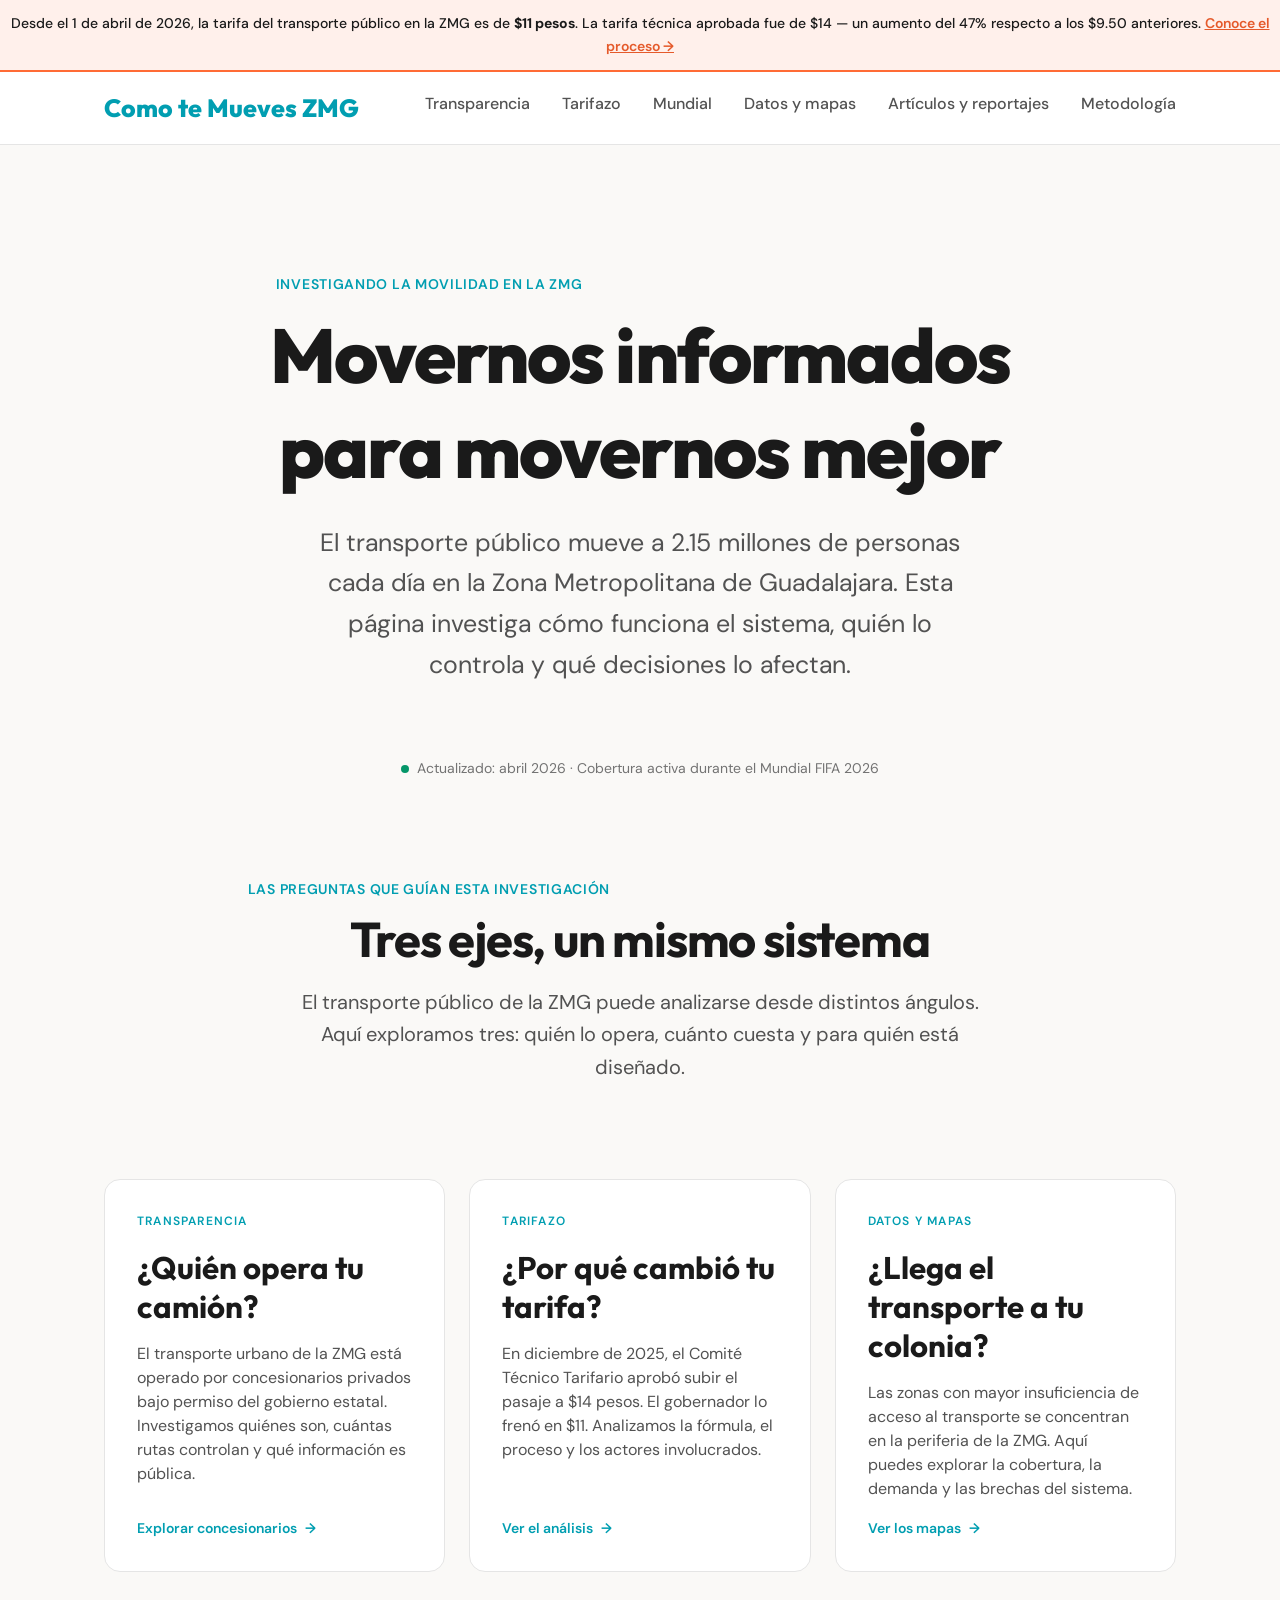
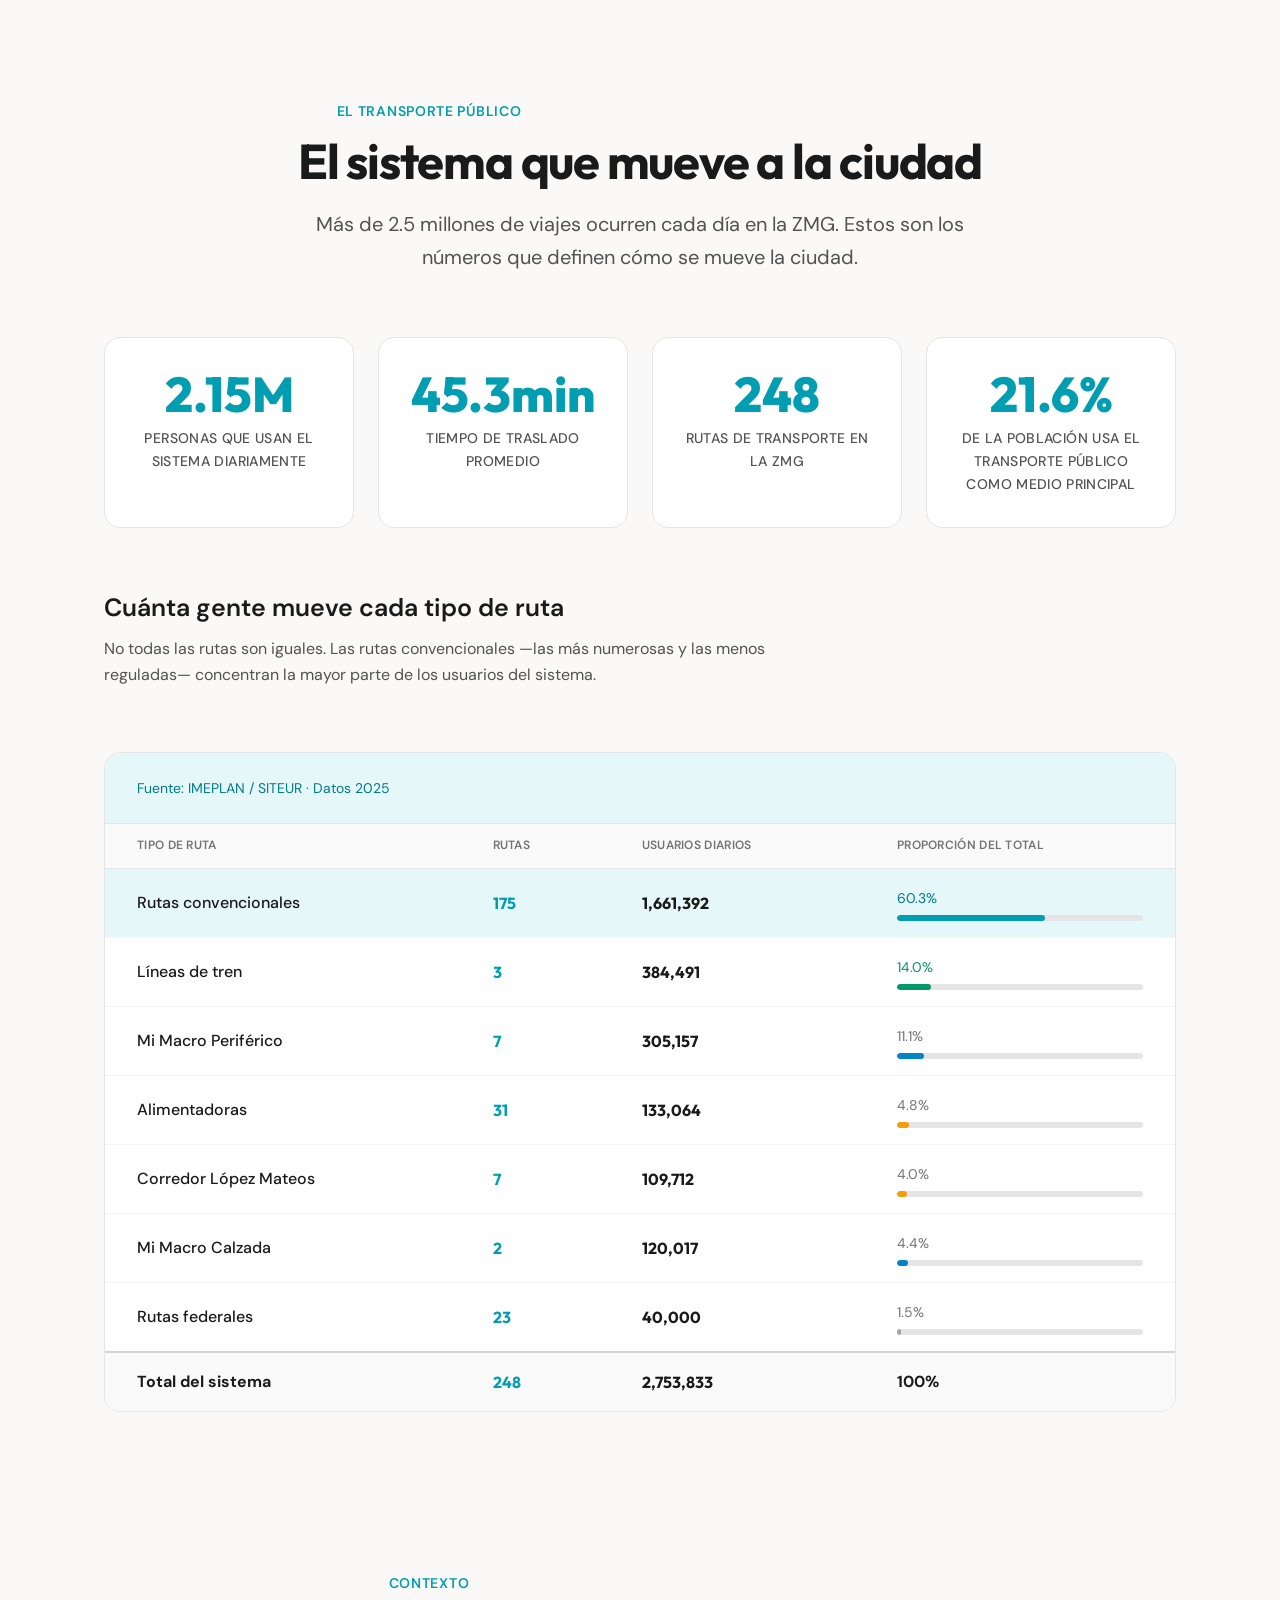
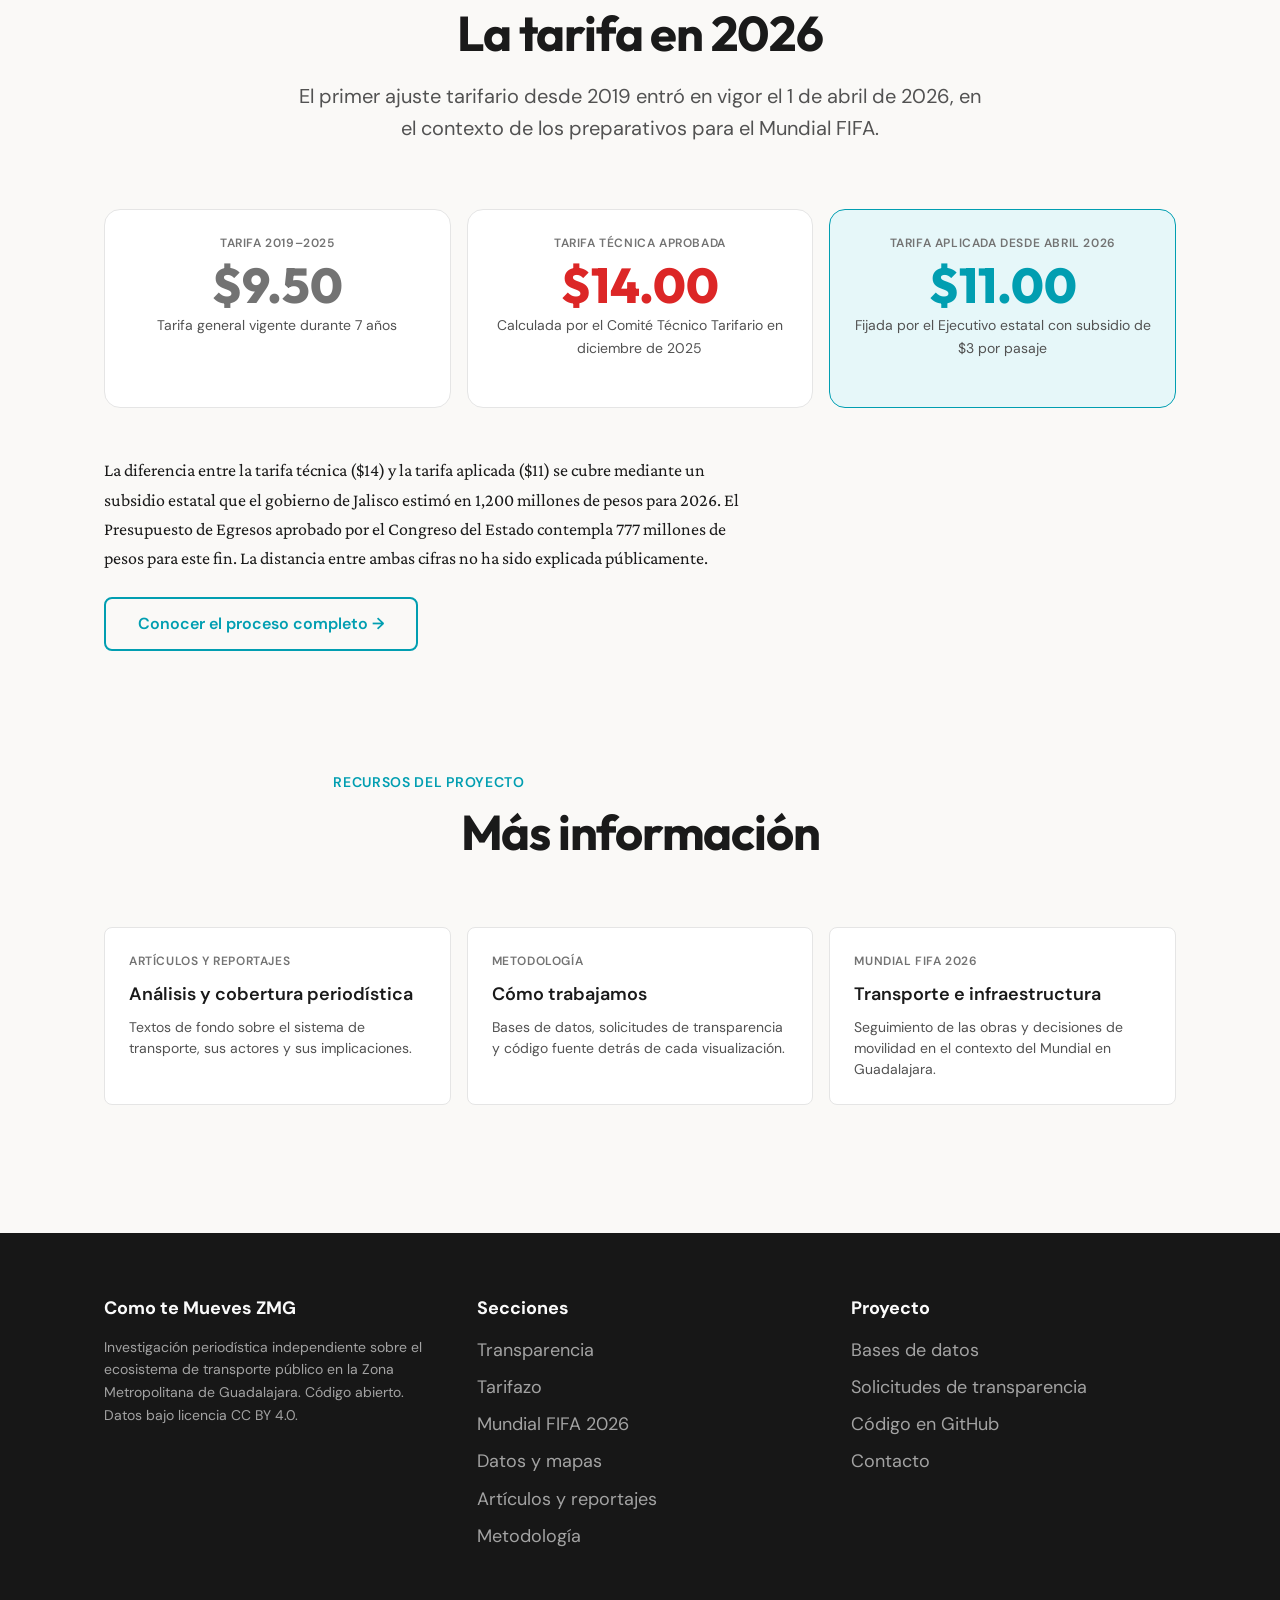
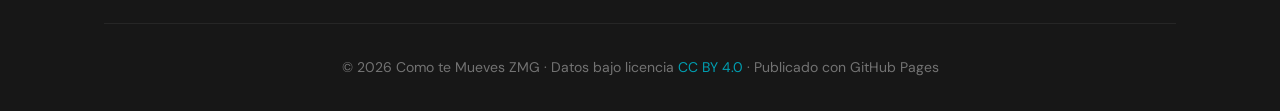
<file: v3/index.html>
<!DOCTYPE html>
<html lang="es">
<head>
  <meta charset="UTF-8" />
  <meta name="viewport" content="width=device-width, initial-scale=1.0" />
  <title>Como te Mueves ZMG — Investigando la movilidad en la Zona Metropolitana de Guadalajara</title>
  <meta name="description" content="Investigación periodística sobre el ecosistema del transporte público en la ZMG: concesionarios, tarifas y decisiones de infraestructura." />

  <!-- Google Fonts -->
  <link rel="preconnect" href="https://fonts.googleapis.com" />
  <link rel="preconnect" href="https://fonts.gstatic.com" crossorigin />
  <link href="https://fonts.googleapis.com/css2?family=Outfit:wght@700;800&family=DM+Sans:ital,wght@0,400;0,500;0,600;0,700;1,400&family=Crimson+Pro:ital,wght@0,400;0,600;1,400&display=swap" rel="stylesheet" />

  <!-- Design System -->
  <link rel="stylesheet" href="design-tokens_2.css" />
  <link rel="stylesheet" href="base_2.css" />
  <link rel="stylesheet" href="components_2.css" />

  <style>
    /* ==========================================
       COMPONENTES ADICIONALES — HOME
       ========================================== */

    /* Banda de alerta coyuntural */
    .alert-band {
      background-color: var(--accent-light);
      border-bottom: 2px solid var(--accent);
      padding: var(--space-3) 0;
      text-align: center;
    }

    .alert-band p {
      font-family: var(--font-heading);
      font-size: var(--text-sm);
      font-weight: var(--weight-medium);
      color: var(--text-primary);
      margin: 0;
      max-width: none;
    }

    .alert-band a {
      color: var(--accent-dark);
      font-weight: var(--weight-semibold);
      text-decoration: underline;
    }

    /* Tarjetas temáticas (ejes de investigación) */
    .theme-grid {
      display: grid;
      grid-template-columns: repeat(3, 1fr);
      gap: var(--space-5);
      margin: var(--space-9) 0 var(--space-10);
    }

    @media (max-width: 900px) {
      .theme-grid {
        grid-template-columns: 1fr;
      }
    }

    .theme-card {
      background: var(--surface);
      border: 1px solid var(--gray-200);
      border-radius: var(--border-radius-lg);
      padding: var(--space-6);
      display: flex;
      flex-direction: column;
      gap: var(--space-4);
      text-decoration: none;
      transition: all var(--transition-base) var(--ease-out);
      position: relative;
      overflow: hidden;
    }

    .theme-card::before {
      content: '';
      position: absolute;
      top: 0;
      left: 0;
      right: 0;
      height: 4px;
      background-color: var(--primary);
      transform: scaleX(0);
      transform-origin: left;
      transition: transform var(--transition-base) var(--ease-out);
    }

    .theme-card:hover {
      border-color: var(--primary);
      box-shadow: var(--shadow-lg);
      transform: translateY(-4px);
      text-decoration: none;
    }

    .theme-card:hover::before {
      transform: scaleX(1);
    }

    .theme-card-eyebrow {
      font-family: var(--font-heading);
      font-size: var(--text-xs);
      font-weight: var(--weight-semibold);
      color: var(--primary);
      text-transform: uppercase;
      letter-spacing: var(--tracking-widest);
    }

    .theme-card-question {
      font-family: var(--font-display);
      font-size: var(--text-3xl);
      font-weight: var(--weight-bold);
      color: var(--text-primary);
      line-height: var(--leading-tight);
      margin: 0;
    }

    .theme-card-desc {
      font-family: var(--font-heading);
      font-size: var(--text-base);
      color: var(--text-secondary);
      line-height: var(--leading-normal);
      margin: 0;
      flex-grow: 1;
    }

    .theme-card-cta {
      font-family: var(--font-heading);
      font-size: var(--text-sm);
      font-weight: var(--weight-semibold);
      color: var(--primary);
      display: flex;
      align-items: center;
      gap: var(--space-2);
    }

    .theme-card-cta::after {
      content: '→';
      transition: transform var(--transition-fast) var(--ease-out);
    }

    .theme-card:hover .theme-card-cta::after {
      transform: translateX(4px);
    }

    /* Tabla de rutas */
    .routes-section {
      background-color: var(--surface);
      border-radius: var(--border-radius-lg);
      overflow: hidden;
      border: 1px solid var(--gray-200);
      margin: var(--space-8) 0;
    }

    .routes-header {
      padding: var(--space-5) var(--space-6);
      border-bottom: 1px solid var(--gray-200);
      background: var(--primary-light);
    }

    .routes-header p {
      font-family: var(--font-heading);
      font-size: var(--text-sm);
      color: var(--primary-dark);
      margin: 0;
    }

    .routes-table {
      width: 100%;
      border-collapse: collapse;
    }

    .routes-table th {
      font-family: var(--font-heading);
      font-size: var(--text-xs);
      font-weight: var(--weight-semibold);
      color: var(--text-tertiary);
      text-transform: uppercase;
      letter-spacing: var(--tracking-wide);
      padding: var(--space-3) var(--space-6);
      text-align: left;
      border-bottom: 1px solid var(--gray-200);
      background: var(--gray-50);
    }

    .routes-table td {
      font-family: var(--font-heading);
      font-size: var(--text-base);
      color: var(--text-primary);
      padding: var(--space-4) var(--space-6);
      border-bottom: 1px solid var(--gray-100);
      vertical-align: middle;
    }

    .routes-table tr:last-child td {
      border-bottom: none;
    }

    .routes-table tr:hover td {
      background-color: var(--gray-50);
    }

    .routes-table .row-highlight td {
      background-color: var(--primary-light);
    }

    .routes-table .row-highlight:hover td {
      background-color: #d0eff4;
    }

    .routes-table .estrato-name {
      font-weight: var(--weight-medium);
    }

    .routes-table .num-rutas {
      font-family: var(--font-display);
      font-weight: var(--weight-bold);
      color: var(--primary);
    }

    .routes-table .num-usuarios {
      font-family: var(--font-display);
      font-weight: var(--weight-bold);
    }

    .routes-table .total-row td {
      font-weight: var(--weight-bold);
      border-top: 2px solid var(--gray-300);
      background-color: var(--gray-50);
    }

    /* Barra proporcional en tabla */
    .bar-cell {
      min-width: 120px;
    }

    .usage-bar {
      height: 6px;
      background-color: var(--gray-200);
      border-radius: 3px;
      overflow: hidden;
      margin-top: var(--space-1);
    }

    .usage-bar-fill {
      height: 100%;
      background-color: var(--primary);
      border-radius: 3px;
      transition: width var(--transition-slow) var(--ease-out);
    }

    .usage-bar-fill.conventional {
      background-color: var(--primary);
    }

    .usage-bar-fill.rail {
      background-color: var(--success);
    }

    /* Tarifa comparativa */
    .tariff-compare {
      display: grid;
      grid-template-columns: repeat(3, 1fr);
      gap: var(--space-4);
      margin: var(--space-7) 0;
    }

    @media (max-width: 640px) {
      .tariff-compare {
        grid-template-columns: 1fr;
      }
    }

    .tariff-item {
      text-align: center;
      padding: var(--space-5);
      border-radius: var(--border-radius-lg);
      background: var(--surface);
      border: 1px solid var(--gray-200);
    }

    .tariff-item.current {
      border-color: var(--primary);
      background: var(--primary-light);
    }

    .tariff-year {
      font-family: var(--font-heading);
      font-size: var(--text-xs);
      font-weight: var(--weight-semibold);
      color: var(--text-tertiary);
      text-transform: uppercase;
      letter-spacing: var(--tracking-wider);
      margin-bottom: var(--space-2);
    }

    .tariff-amount {
      font-family: var(--font-display);
      font-size: var(--text-5xl);
      font-weight: var(--weight-extrabold);
      line-height: 1;
      margin-bottom: var(--space-1);
    }

    .tariff-amount.old { color: var(--text-tertiary); }
    .tariff-amount.technical { color: var(--danger); }
    .tariff-amount.applied { color: var(--primary); }

    .tariff-label {
      font-family: var(--font-heading);
      font-size: var(--text-sm);
      color: var(--text-secondary);
    }

    /* Sección de contexto limpia */
    .context-section {
      padding: var(--space-9) 0;
    }

    .context-text {
      font-family: var(--font-body);
      font-size: var(--text-lg);
      line-height: var(--leading-relaxed);
      color: var(--text-primary);
      max-width: var(--content-max);
    }

    /* Herramientas secundarias */
    .tools-grid {
      display: grid;
      grid-template-columns: repeat(auto-fit, minmax(220px, 1fr));
      gap: var(--space-4);
      margin-top: var(--space-7);
    }

    .tool-card {
      background: var(--surface);
      border: 1px solid var(--gray-200);
      border-radius: var(--border-radius);
      padding: var(--space-5);
      text-decoration: none;
      transition: all var(--transition-base) var(--ease-out);
    }

    .tool-card:hover {
      border-color: var(--primary);
      background: var(--primary-light);
      text-decoration: none;
    }

    .tool-card-label {
      font-family: var(--font-heading);
      font-size: var(--text-xs);
      font-weight: var(--weight-semibold);
      color: var(--text-tertiary);
      text-transform: uppercase;
      letter-spacing: var(--tracking-wider);
      margin-bottom: var(--space-2);
    }

    .tool-card-title {
      font-family: var(--font-heading);
      font-size: var(--text-lg);
      font-weight: var(--weight-semibold);
      color: var(--text-primary);
      margin: 0 0 var(--space-2);
    }

    .tool-card-desc {
      font-family: var(--font-heading);
      font-size: var(--text-sm);
      color: var(--text-secondary);
      margin: 0;
      line-height: var(--leading-normal);
    }

    /* Última actualización */
    .update-badge {
      display: inline-flex;
      align-items: center;
      gap: var(--space-2);
      font-family: var(--font-heading);
      font-size: var(--text-sm);
      color: var(--text-tertiary);
      margin-top: var(--space-5);
    }

    .update-dot {
      width: 8px;
      height: 8px;
      background-color: var(--success);
      border-radius: 50%;
      flex-shrink: 0;
      animation: pulse 2s infinite;
    }

    @keyframes pulse {
      0%, 100% { opacity: 1; }
      50% { opacity: 0.4; }
    }

    /* Sección de rutas: overflow en móvil */
    @media (max-width: 768px) {
      .routes-section {
        overflow-x: auto;
      }
      .routes-table {
        min-width: 580px;
      }
      .theme-card-question {
        font-size: var(--text-2xl);
      }
      .tariff-compare {
        grid-template-columns: repeat(3, 1fr);
        gap: var(--space-3);
      }
      .tariff-amount {
        font-size: var(--text-4xl);
      }
    }

    /* Fade-in sections */
    .fade-in-section {
      opacity: 0;
      transform: translateY(20px);
      transition: opacity 0.6s var(--ease-out), transform 0.6s var(--ease-out);
    }

    .fade-in-section.visible {
      opacity: 1;
      transform: translateY(0);
    }
  </style>
</head>

<body>

  <!-- ==========================================
       BANDA DE ALERTA COYUNTURAL
       ========================================== -->
  <div class="alert-band">
    <p>
      Desde el 1 de abril de 2026, la tarifa del transporte público en la ZMG es de <strong>$11 pesos</strong>.
      La tarifa técnica aprobada fue de $14 — un aumento del 47% respecto a los $9.50 anteriores.
      <a href="tarifazo.html">Conoce el proceso →</a>
    </p>
  </div>

  <!-- ==========================================
       ENCABEZADO
       ========================================== -->
  <header class="site-header">
    <div class="container">
      <a href="index.html" class="site-logo">Como te Mueves ZMG</a>
      <nav class="site-nav" aria-label="Navegación principal">
        <ul>
          <li><a href="transparencia.html">Transparencia</a></li>
          <li><a href="tarifazo.html">Tarifazo</a></li>
          <li><a href="mundial.html">Mundial</a></li>
          <li><a href="datos.html">Datos y mapas</a></li>
          <li><a href="articulos.html">Artículos y reportajes</a></li>
          <li><a href="metodologia.html">Metodología</a></li>
        </ul>
      </nav>
    </div>
  </header>


  <!-- ==========================================
       HERO
       ========================================== -->
  <section class="section hero">
    <div class="container">
      <p class="hero-eyebrow">Investigando la movilidad en la ZMG</p>
      <h1>Movernos informados<br>para movernos mejor</h1>
      <p class="hero-subtitle">
        El transporte público mueve a 2.15 millones de personas cada día en la Zona Metropolitana de Guadalajara.
        Esta página investiga cómo funciona el sistema, quién lo controla y qué decisiones lo afectan.
      </p>
      <div class="update-badge">
        <span class="update-dot" aria-hidden="true"></span>
        Actualizado: abril 2026 · Cobertura activa durante el Mundial FIFA 2026
      </div>
    </div>
  </section>


  <!-- ==========================================
       TARJETAS TEMÁTICAS — TRES EJES
       ========================================== -->
  <section class="section fade-in-section" aria-labelledby="ejes-titulo">
    <div class="container">
      <header class="section-header">
        <p class="section-eyebrow">Las preguntas que guían esta investigación</p>
        <h2 class="section-title" id="ejes-titulo">Tres ejes, un mismo sistema</h2>
        <p class="section-description">
          El transporte público de la ZMG puede analizarse desde distintos ángulos.
          Aquí exploramos tres: quién lo opera, cuánto cuesta y para quién está diseñado.
        </p>
      </header>

      <div class="theme-grid">

        <a href="transparencia.html" class="theme-card">
          <span class="theme-card-eyebrow">Transparencia</span>
          <p class="theme-card-question">¿Quién opera tu camión?</p>
          <p class="theme-card-desc">
            El transporte urbano de la ZMG está operado por concesionarios privados bajo permiso del gobierno estatal.
            Investigamos quiénes son, cuántas rutas controlan y qué información es pública.
          </p>
          <span class="theme-card-cta">Explorar concesionarios</span>
        </a>

        <a href="tarifazo.html" class="theme-card">
          <span class="theme-card-eyebrow">Tarifazo</span>
          <p class="theme-card-question">¿Por qué cambió tu tarifa?</p>
          <p class="theme-card-desc">
            En diciembre de 2025, el Comité Técnico Tarifario aprobó subir el pasaje a $14 pesos.
            El gobernador lo frenó en $11. Analizamos la fórmula, el proceso y los actores involucrados.
          </p>
          <span class="theme-card-cta">Ver el análisis</span>
        </a>

        <a href="datos.html" class="theme-card">
          <span class="theme-card-eyebrow">Datos y mapas</span>
          <p class="theme-card-question">¿Llega el transporte a tu colonia?</p>
          <p class="theme-card-desc">
            Las zonas con mayor insuficiencia de acceso al transporte se concentran en la periferia de la ZMG.
            Aquí puedes explorar la cobertura, la demanda y las brechas del sistema.
          </p>
          <span class="theme-card-cta">Ver los mapas</span>
        </a>

      </div>
    </div>
  </section>


  <!-- ==========================================
       EL SISTEMA EN NÚMEROS
       ========================================== -->
  <section id="datos-sistema" class="section stats-section fade-in-section" aria-labelledby="sistema-titulo">
    <div class="container">
      <header class="section-header">
        <p class="section-eyebrow">El transporte público</p>
        <h2 class="section-title" id="sistema-titulo">El sistema que mueve a la ciudad</h2>
        <p class="section-description">
          Más de 2.5 millones de viajes ocurren cada día en la ZMG.
          Estos son los números que definen cómo se mueve la ciudad.
        </p>
      </header>

      <div class="stats-grid">
        <div class="stat-card">
          <div class="stat-number animated" data-target="2150000" data-suffix="M" data-decimals="1">2.15M</div>
          <div class="stat-label">Personas que usan el sistema diariamente</div>
        </div>
        <div class="stat-card">
          <div class="stat-number animated" data-target="45.3" data-suffix="min" data-decimals="1">45.3min</div>
          <div class="stat-label">Tiempo de traslado promedio</div>
        </div>
        <div class="stat-card">
          <div class="stat-number animated" data-target="248" data-suffix="" data-decimals="0">248</div>
          <div class="stat-label">Rutas de transporte en la ZMG</div>
        </div>
        <div class="stat-card">
          <div class="stat-number animated" data-target="21.6" data-suffix="%" data-decimals="1">21.6%</div>
          <div class="stat-label">De la población usa el transporte público como medio principal</div>
        </div>
      </div>

      <!-- Tabla de rutas por clasificación -->
      <h3 style="font-family: var(--font-heading); font-size: var(--text-2xl); font-weight: var(--weight-semibold); color: var(--text-primary); margin: var(--space-8) 0 var(--space-3);">
        Cuánta gente mueve cada tipo de ruta
      </h3>
      <p style="font-family: var(--font-heading); font-size: var(--text-base); color: var(--text-secondary); margin-bottom: var(--space-5); max-width: 65ch;">
        No todas las rutas son iguales. Las rutas convencionales —las más numerosas y las menos reguladas— 
        concentran la mayor parte de los usuarios del sistema.
      </p>

      <div class="routes-section">
        <div class="routes-header">
          <p>Fuente: IMEPLAN / SITEUR · Datos 2025</p>
        </div>
        <table class="routes-table" aria-label="Rutas de transporte por clasificación y usuarios diarios">
          <thead>
            <tr>
              <th scope="col">Tipo de ruta</th>
              <th scope="col">Rutas</th>
              <th scope="col">Usuarios diarios</th>
              <th scope="col" class="bar-cell">Proporción del total</th>
            </tr>
          </thead>
          <tbody>
            <tr class="row-highlight">
              <td class="estrato-name">Rutas convencionales</td>
              <td class="num-rutas">175</td>
              <td class="num-usuarios">1,661,392</td>
              <td class="bar-cell">
                <span style="font-family: var(--font-heading); font-size: var(--text-sm); color: var(--primary-dark);">60.3%</span>
                <div class="usage-bar"><div class="usage-bar-fill conventional" style="width: 60.3%"></div></div>
              </td>
            </tr>
            <tr>
              <td class="estrato-name">Líneas de tren</td>
              <td class="num-rutas">3</td>
              <td class="num-usuarios">384,491</td>
              <td class="bar-cell">
                <span style="font-family: var(--font-heading); font-size: var(--text-sm); color: var(--success);">14.0%</span>
                <div class="usage-bar"><div class="usage-bar-fill rail" style="width: 14%; background-color: var(--success);"></div></div>
              </td>
            </tr>
            <tr>
              <td class="estrato-name">Mi Macro Periférico</td>
              <td class="num-rutas">7</td>
              <td class="num-usuarios">305,157</td>
              <td class="bar-cell">
                <span style="font-family: var(--font-heading); font-size: var(--text-sm); color: var(--text-tertiary);">11.1%</span>
                <div class="usage-bar"><div class="usage-bar-fill" style="width: 11.1%; background-color: var(--info);"></div></div>
              </td>
            </tr>
            <tr>
              <td class="estrato-name">Alimentadoras</td>
              <td class="num-rutas">31</td>
              <td class="num-usuarios">133,064</td>
              <td class="bar-cell">
                <span style="font-family: var(--font-heading); font-size: var(--text-sm); color: var(--text-tertiary);">4.8%</span>
                <div class="usage-bar"><div class="usage-bar-fill" style="width: 4.8%; background-color: var(--warning);"></div></div>
              </td>
            </tr>
            <tr>
              <td class="estrato-name">Corredor López Mateos</td>
              <td class="num-rutas">7</td>
              <td class="num-usuarios">109,712</td>
              <td class="bar-cell">
                <span style="font-family: var(--font-heading); font-size: var(--text-sm); color: var(--text-tertiary);">4.0%</span>
                <div class="usage-bar"><div class="usage-bar-fill" style="width: 4%; background-color: var(--warning);"></div></div>
              </td>
            </tr>
            <tr>
              <td class="estrato-name">Mi Macro Calzada</td>
              <td class="num-rutas">2</td>
              <td class="num-usuarios">120,017</td>
              <td class="bar-cell">
                <span style="font-family: var(--font-heading); font-size: var(--text-sm); color: var(--text-tertiary);">4.4%</span>
                <div class="usage-bar"><div class="usage-bar-fill" style="width: 4.4%; background-color: var(--info);"></div></div>
              </td>
            </tr>
            <tr>
              <td class="estrato-name">Rutas federales</td>
              <td class="num-rutas">23</td>
              <td class="num-usuarios">40,000</td>
              <td class="bar-cell">
                <span style="font-family: var(--font-heading); font-size: var(--text-sm); color: var(--text-tertiary);">1.5%</span>
                <div class="usage-bar"><div class="usage-bar-fill" style="width: 1.5%; background-color: var(--gray-400);"></div></div>
              </td>
            </tr>
            <tr class="total-row">
              <td class="estrato-name">Total del sistema</td>
              <td class="num-rutas">248</td>
              <td class="num-usuarios">2,753,833</td>
              <td class="bar-cell">100%</td>
            </tr>
          </tbody>
        </table>
      </div>

    </div>
  </section>


  <!-- ==========================================
       CONTEXTO: LA TARIFA HOY
       ========================================== -->
  <section class="context-section section fade-in-section" aria-labelledby="tarifa-titulo">
    <div class="container">
      <header class="section-header">
        <p class="section-eyebrow">Contexto</p>
        <h2 class="section-title" id="tarifa-titulo">La tarifa en 2026</h2>
        <p class="section-description">
          El primer ajuste tarifario desde 2019 entró en vigor el 1 de abril de 2026,
          en el contexto de los preparativos para el Mundial FIFA.
        </p>
      </header>

      <div class="tariff-compare">
        <div class="tariff-item">
          <p class="tariff-year">Tarifa 2019–2025</p>
          <p class="tariff-amount old">$9.50</p>
          <p class="tariff-label">Tarifa general vigente durante 7 años</p>
        </div>
        <div class="tariff-item">
          <p class="tariff-year">Tarifa técnica aprobada</p>
          <p class="tariff-amount technical">$14.00</p>
          <p class="tariff-label">Calculada por el Comité Técnico Tarifario en diciembre de 2025</p>
        </div>
        <div class="tariff-item current">
          <p class="tariff-year">Tarifa aplicada desde abril 2026</p>
          <p class="tariff-amount applied">$11.00</p>
          <p class="tariff-label">Fijada por el Ejecutivo estatal con subsidio de $3 por pasaje</p>
        </div>
      </div>

      <p class="context-text">
        La diferencia entre la tarifa técnica ($14) y la tarifa aplicada ($11) se cubre mediante un subsidio estatal
        que el gobierno de Jalisco estimó en 1,200 millones de pesos para 2026. El Presupuesto de Egresos aprobado
        por el Congreso del Estado contempla 777 millones de pesos para este fin. La distancia entre ambas cifras
        no ha sido explicada públicamente.
      </p>
      <p>
        <a href="tarifazo.html" class="button button-secondary">Conocer el proceso completo →</a>
      </p>
    </div>
  </section>


  <!-- ==========================================
       HERRAMIENTAS SECUNDARIAS
       ========================================== -->
  <section class="section fade-in-section" aria-labelledby="herramientas-titulo">
    <div class="container">
      <header class="section-header">
        <p class="section-eyebrow">Recursos del proyecto</p>
        <h2 class="section-title" id="herramientas-titulo">Más información</h2>
      </header>

      <div class="tools-grid">
        <a href="articulos.html" class="tool-card">
          <p class="tool-card-label">Artículos y reportajes</p>
          <p class="tool-card-title">Análisis y cobertura periodística</p>
          <p class="tool-card-desc">Textos de fondo sobre el sistema de transporte, sus actores y sus implicaciones.</p>
        </a>
        <a href="metodologia.html" class="tool-card">
          <p class="tool-card-label">Metodología</p>
          <p class="tool-card-title">Cómo trabajamos</p>
          <p class="tool-card-desc">Bases de datos, solicitudes de transparencia y código fuente detrás de cada visualización.</p>
        </a>
        <a href="mundial.html" class="tool-card">
          <p class="tool-card-label">Mundial FIFA 2026</p>
          <p class="tool-card-title">Transporte e infraestructura</p>
          <p class="tool-card-desc">Seguimiento de las obras y decisiones de movilidad en el contexto del Mundial en Guadalajara.</p>
        </a>
      </div>
    </div>
  </section>


  <!-- ==========================================
       FOOTER
       ========================================== -->
  <footer class="site-footer" role="contentinfo">
    <div class="container">
      <div class="footer-content">
        <div class="footer-section">
          <h4>Como te Mueves ZMG</h4>
          <p style="font-family: var(--font-heading); font-size: var(--text-sm); color: var(--gray-400); line-height: var(--leading-relaxed); max-width: none;">
            Investigación periodística independiente sobre el ecosistema de transporte público
            en la Zona Metropolitana de Guadalajara. Código abierto. Datos bajo licencia CC BY 4.0.
          </p>
        </div>
        <div class="footer-section">
          <h4>Secciones</h4>
          <ul>
            <li><a href="transparencia.html">Transparencia</a></li>
            <li><a href="tarifazo.html">Tarifazo</a></li>
            <li><a href="mundial.html">Mundial FIFA 2026</a></li>
            <li><a href="datos.html">Datos y mapas</a></li>
            <li><a href="articulos.html">Artículos y reportajes</a></li>
            <li><a href="metodologia.html">Metodología</a></li>
          </ul>
        </div>
        <div class="footer-section">
          <h4>Proyecto</h4>
          <ul>
            <li><a href="metodologia.html">Bases de datos</a></li>
            <li><a href="metodologia.html#transparencia">Solicitudes de transparencia</a></li>
            <li><a href="https://github.com/" target="_blank" rel="noopener">Código en GitHub</a></li>
            <li><a href="mailto:contacto@comotemoveszmg.mx">Contacto</a></li>
          </ul>
        </div>
      </div>
      <div class="footer-bottom">
        © 2026 Como te Mueves ZMG · Datos bajo licencia <a href="https://creativecommons.org/licenses/by/4.0/" style="color: var(--primary);">CC BY 4.0</a> ·
        Publicado con GitHub Pages
      </div>
    </div>
  </footer>


  <!-- ==========================================
       JAVASCRIPT: ANIMACIONES Y SCROLL
       ========================================== -->
  <script>
    // Fade-in al hacer scroll
    const sections = document.querySelectorAll('.fade-in-section');
    const observer = new IntersectionObserver((entries) => {
      entries.forEach(entry => {
        if (entry.isIntersecting) {
          entry.target.classList.add('visible');
        }
      });
    }, { threshold: 0.1 });

    sections.forEach(section => observer.observe(section));

    // Header con sombra al hacer scroll
    const header = document.querySelector('.site-header');
    window.addEventListener('scroll', () => {
      if (window.scrollY > 10) {
        header.style.boxShadow = 'var(--shadow-md)';
      } else {
        header.style.boxShadow = 'none';
      }
    });
  </script>

</body>
</html>
</file>
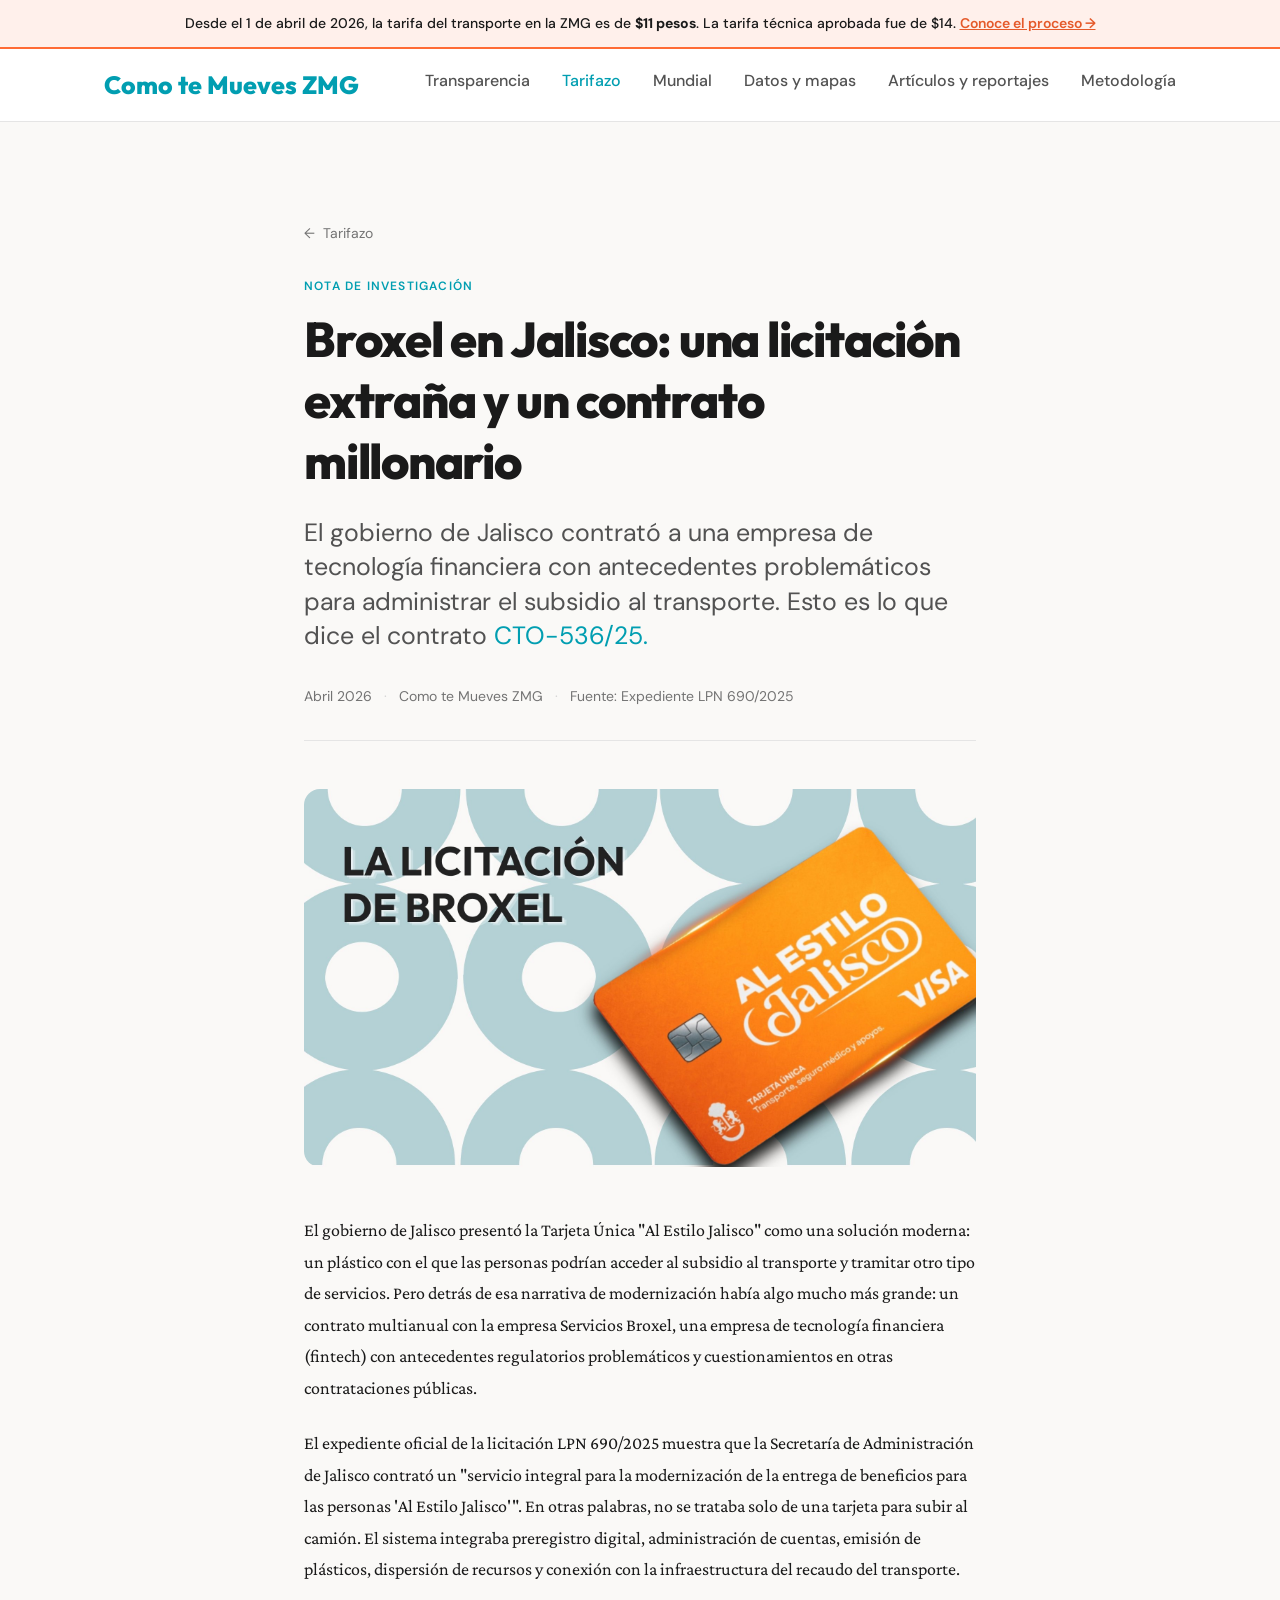
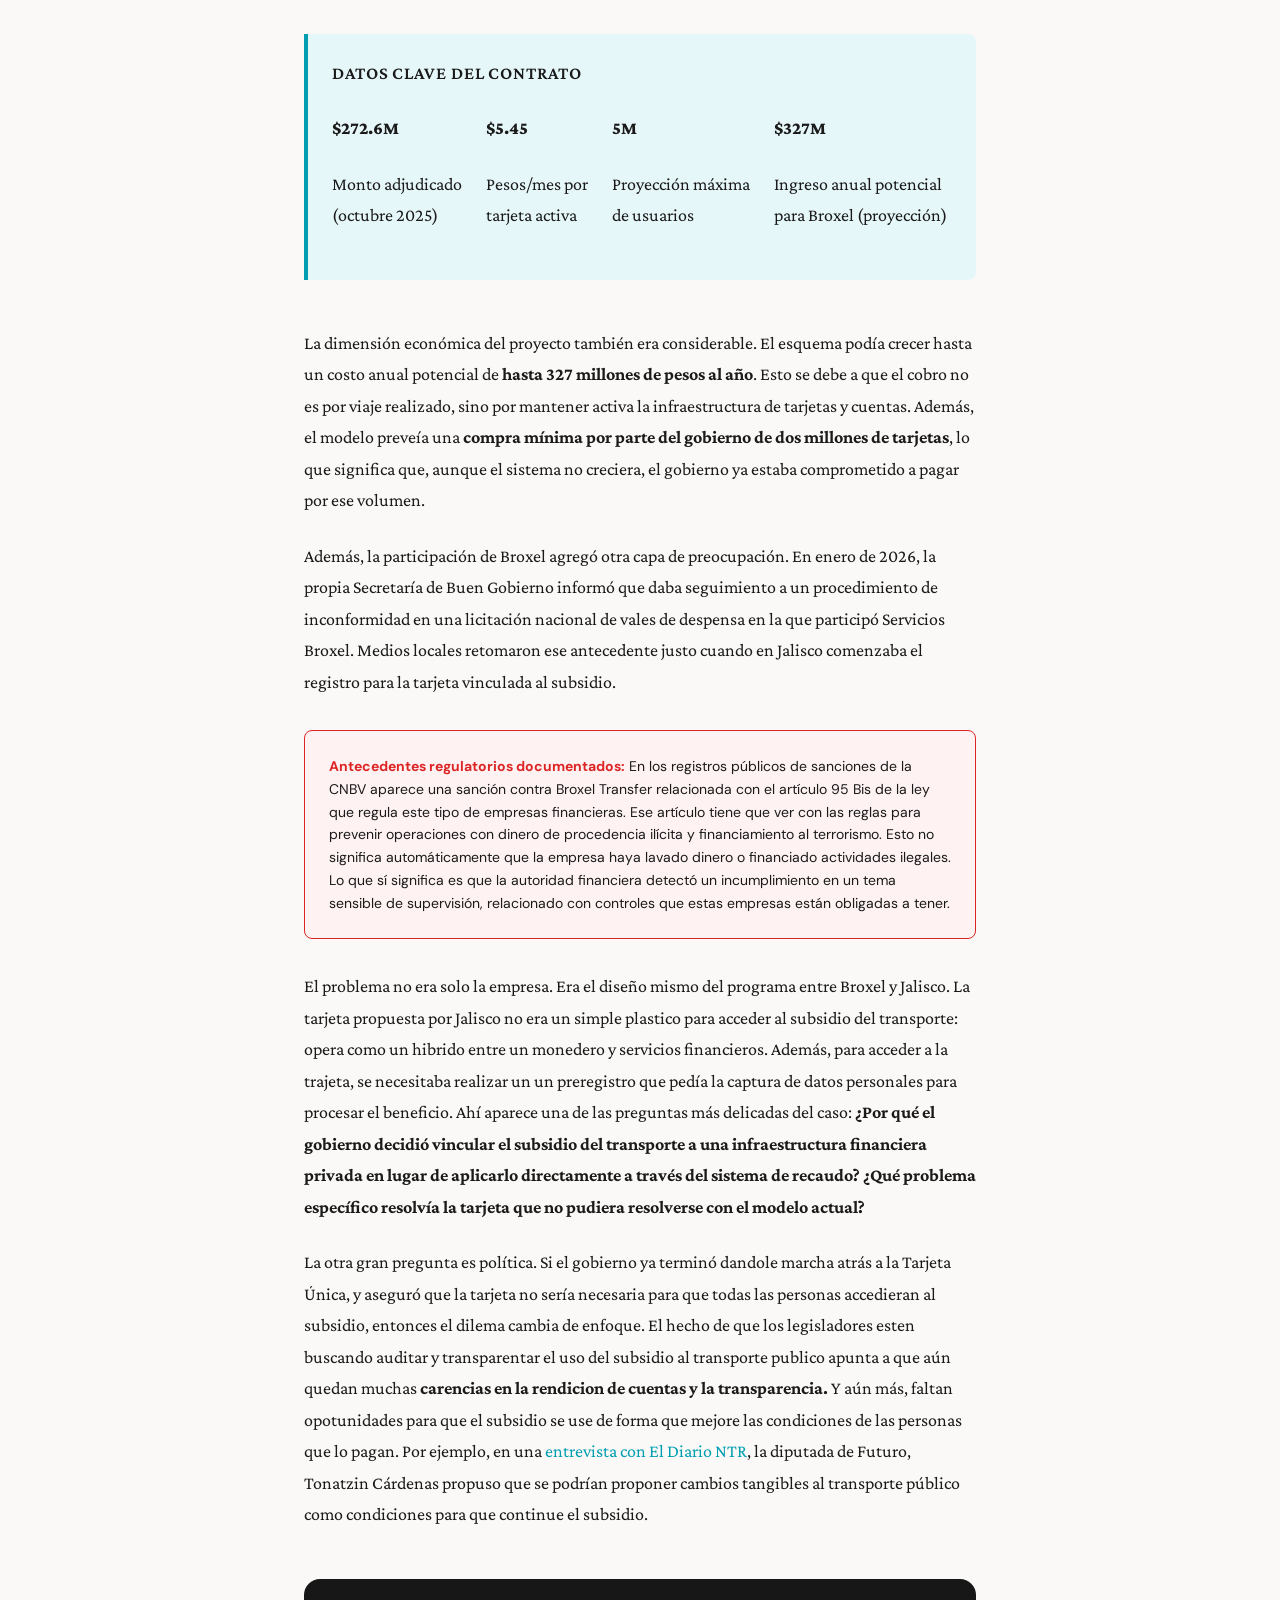
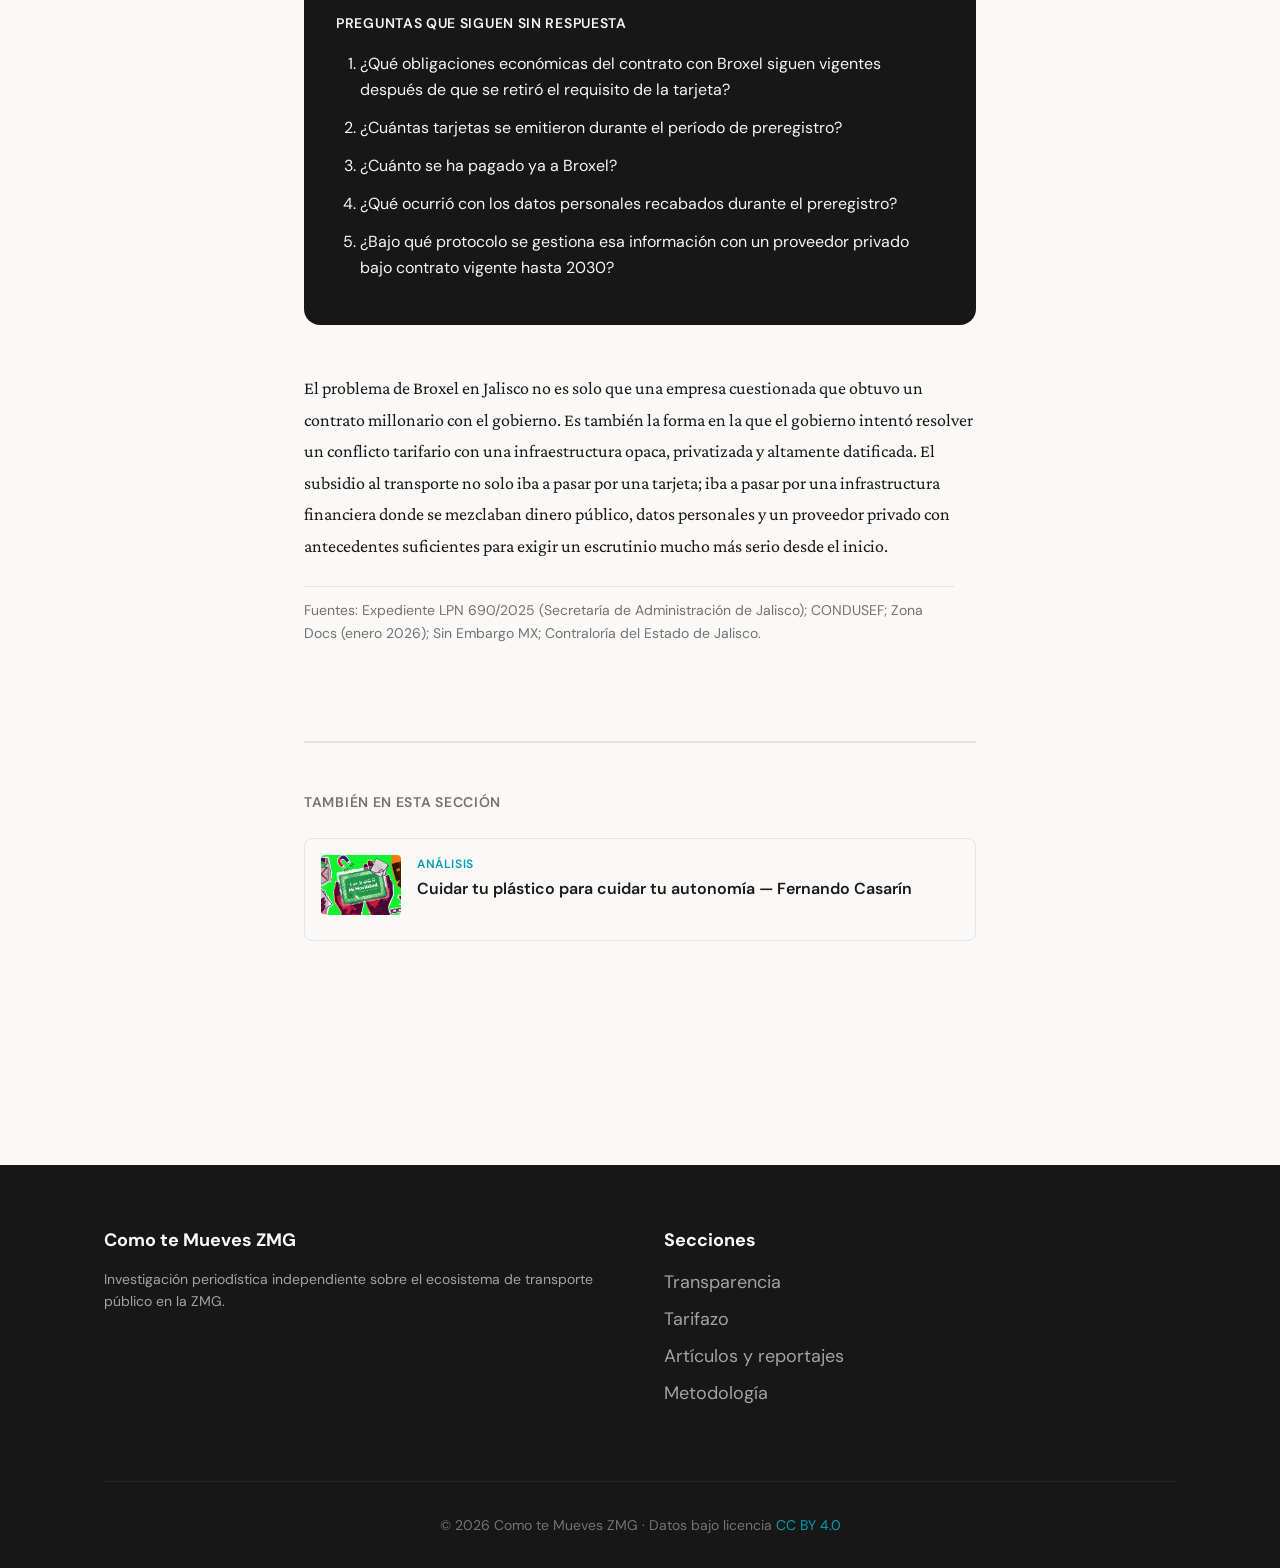
<file: v3/articulo-broxel.html>
<!DOCTYPE html>
<html lang="es">

<head>
  <meta charset="UTF-8" />
  <meta name="viewport" content="width=device-width, initial-scale=1.0" />
  <title>Broxel en Jalisco: una licitación extraña y un contrato millonario — Como te Mueves ZMG</title>
  <meta name="description"
    content="El gobierno de Jalisco contrató a Servicios Broxel para administrar el subsidio al transporte. Analizamos el expediente de licitación y sus antecedentes regulatorios." />

  <link rel="preconnect" href="https://fonts.googleapis.com" />
  <link rel="preconnect" href="https://fonts.gstatic.com" crossorigin />
  <link
    href="https://fonts.googleapis.com/css2?family=Outfit:wght@700;800&family=DM+Sans:ital,wght@0,400;0,500;0,600;0,700;1,400&family=Crimson+Pro:ital,wght@0,400;0,600;1,400&display=swap"
    rel="stylesheet" />

  <link rel="stylesheet" href="design-tokens_2.css" />
  <link rel="stylesheet" href="base_2.css" />
  <link rel="stylesheet" href="components_2.css" />

  <style>
    .alert-band {
      background-color: var(--accent-light);
      border-bottom: 2px solid var(--accent);
      padding: var(--space-3) 0;
      text-align: center;
    }

    .alert-band p {
      font-family: var(--font-heading);
      font-size: var(--text-sm);
      font-weight: var(--weight-medium);
      color: var(--text-primary);
      margin: 0;
      max-width: none;
    }

    .alert-band a {
      color: var(--accent-dark);
      font-weight: var(--weight-semibold);
      text-decoration: underline;
    }

    /* Artículo largo */
    .article-wrapper {
      max-width: 720px;
      margin: 0 auto;
      padding: var(--space-9) var(--space-5);
    }

    .back-link {
      display: inline-flex;
      align-items: center;
      gap: var(--space-2);
      font-family: var(--font-heading);
      font-size: var(--text-sm);
      color: var(--text-tertiary);
      margin-bottom: var(--space-6);
      text-decoration: none;
    }

    .back-link:hover {
      color: var(--primary);
      text-decoration: none;
    }

    .back-link::before {
      content: '←';
    }

    .article-type {
      font-family: var(--font-heading);
      font-size: var(--text-xs);
      font-weight: var(--weight-semibold);
      color: var(--primary);
      text-transform: uppercase;
      letter-spacing: var(--tracking-widest);
      margin-bottom: var(--space-3);
    }

    .article-title {
      font-family: var(--font-display);
      font-size: var(--text-5xl);
      font-weight: var(--weight-extrabold);
      line-height: var(--leading-tight);
      color: var(--text-primary);
      margin-bottom: var(--space-5);
      letter-spacing: var(--tracking-tight);
    }

    .article-deck {
      font-family: var(--font-heading);
      font-size: var(--text-2xl);
      font-weight: var(--weight-normal);
      color: var(--text-secondary);
      line-height: var(--leading-snug);
      margin-bottom: var(--space-6);
    }

    .article-meta {
      display: flex;
      align-items: center;
      gap: var(--space-3);
      font-family: var(--font-heading);
      font-size: var(--text-sm);
      color: var(--text-tertiary);
      padding-bottom: var(--space-6);
      border-bottom: 1px solid var(--gray-200);
      margin-bottom: var(--space-7);
    }

    .article-meta-dot {
      color: var(--gray-300);
    }

    .article-hero-img {
      width: 100%;
      border-radius: var(--border-radius-lg);
      margin-bottom: var(--space-7);
      display: block;
    }

    .article-body p {
      font-family: var(--font-body);
      font-size: var(--text-lg);
      line-height: 1.75;
      color: var(--text-primary);
      margin-bottom: var(--space-5);
      max-width: none;
    }

    .article-body strong {
      font-weight: var(--weight-bold);
    }

    /* Datos clave inline */
    .key-data {
      background: var(--primary-light);
      border-left: 4px solid var(--primary);
      border-radius: 0 var(--border-radius) var(--border-radius) 0;
      padding: var(--space-5);
      margin: var(--space-7) 0;
    }

    .key-data-label {
      font-family: var(--font-heading);
      font-size: var(--text-xs);
      font-weight: var(--weight-semibold);
      color: var(--primary-dark);
      text-transform: uppercase;
      letter-spacing: var(--tracking-wider);
      margin-bottom: var(--space-3);
    }

    .key-data-items {
      display: flex;
      flex-wrap: wrap;
      gap: var(--space-5);
    }

    .key-data-item {}

    .key-data-num {
      font-family: var(--font-display);
      font-size: var(--text-4xl);
      font-weight: var(--weight-extrabold);
      color: var(--primary);
      line-height: 1;
    }

    .key-data-desc {
      font-family: var(--font-heading);
      font-size: var(--text-sm);
      color: var(--text-secondary);
      margin-top: var(--space-1);
    }

    /* Nota de advertencia */
    .warning-box {
      background: #fef2f2;
      border: 1px solid var(--danger);
      border-radius: var(--border-radius);
      padding: var(--space-5);
      margin: var(--space-6) 0;
      font-family: var(--font-heading);
      font-size: var(--text-sm);
      color: var(--text-primary);
      line-height: var(--leading-relaxed);
    }

    .warning-box strong {
      color: var(--danger);
    }

    /* Preguntas abiertas */
    .open-questions {
      background: var(--gray-900);
      border-radius: var(--border-radius-lg);
      padding: var(--space-6);
      margin: var(--space-7) 0;
    }

    .open-questions .open-questions-title {
      font-family: var(--font-heading);
      font-size: var(--text-sm);
      font-weight: var(--weight-semibold);
      color: var(--gray-100);
      text-transform: uppercase;
      letter-spacing: var(--tracking-wider);
      margin-bottom: var(--space-4);
    }

    .open-questions ol {
      padding-left: var(--space-5);
      margin: 0;
    }

    .open-questions li {
      font-family: var(--font-heading);
      font-size: var(--text-base);
      color: var(--gray-100);
      line-height: var(--leading-relaxed);
      margin-bottom: var(--space-3);
    }

    .source-note {
      font-family: var(--font-heading);
      font-size: var(--text-sm);
      color: var(--text-tertiary);
      border-top: 1px solid var(--gray-200);
      padding-top: var(--space-3);
      margin-top: var(--space-5);
    }

    .related-section {
      border-top: 2px solid var(--gray-200);
      margin-top: var(--space-9);
      padding-top: var(--space-7);
    }

    .related-title {
      font-family: var(--font-heading);
      font-size: var(--text-sm);
      font-weight: var(--weight-semibold);
      color: var(--text-tertiary);
      text-transform: uppercase;
      letter-spacing: var(--tracking-wider);
      margin-bottom: var(--space-5);
    }

    .related-link {
      display: flex;
      align-items: flex-start;
      gap: var(--space-4);
      text-decoration: none;
      padding: var(--space-4);
      border-radius: var(--border-radius);
      border: 1px solid var(--gray-200);
      transition: all var(--transition-base) var(--ease-out);
    }

    .related-link:hover {
      border-color: var(--primary);
      background: var(--primary-light);
      text-decoration: none;
    }

    .related-link img {
      width: 80px;
      height: 60px;
      object-fit: cover;
      border-radius: var(--border-radius-sm);
      flex-shrink: 0;
    }

    .related-link-type {
      font-family: var(--font-heading);
      font-size: var(--text-xs);
      color: var(--primary);
      font-weight: var(--weight-semibold);
      text-transform: uppercase;
      letter-spacing: var(--tracking-wider);
      margin-bottom: var(--space-1);
    }

    .related-link-title {
      font-family: var(--font-heading);
      font-size: var(--text-base);
      font-weight: var(--weight-semibold);
      color: var(--text-primary);
      line-height: var(--leading-snug);
    }
  </style>
</head>

<body>

  <div class="alert-band">
    <p>
      Desde el 1 de abril de 2026, la tarifa del transporte en la ZMG es de <strong>$11 pesos</strong>.
      La tarifa técnica aprobada fue de $14.
      <a href="tarifazo.html">Conoce el proceso →</a>
    </p>
  </div>

  <header class="site-header">
    <div class="container">
      <a href="index.html" class="site-logo">Como te Mueves ZMG</a>
      <nav class="site-nav" aria-label="Navegación principal">
        <ul>
          <li><a href="transparencia.html">Transparencia</a></li>
          <li><a href="tarifazo.html" style="color: var(--primary);">Tarifazo</a></li>
          <li><a href="mundial.html">Mundial</a></li>
          <li><a href="datos.html">Datos y mapas</a></li>
          <li><a href="articulos.html">Artículos y reportajes</a></li>
          <li><a href="metodologia.html">Metodología</a></li>
        </ul>
      </nav>
    </div>
  </header>

  <main>
    <article class="article-wrapper">
      <a href="tarifazo.html" class="back-link">Tarifazo</a>

      <p class="article-type">Nota de investigación</p>
      <h1 class="article-title">Broxel en Jalisco: una licitación extraña y un contrato millonario</h1>
      <p class="article-deck">
        El gobierno de Jalisco contrató a una empresa de tecnología financiera con antecedentes problemáticos para
        administrar el subsidio al transporte. Esto es lo que dice el contrato <a
          href="https://compras.jalisco.gob.mx/requisition/view/3490">CTO-536/25.</a>
      </p>
      <div class=" article-meta">
        <span>Abril 2026</span>
        <span class="article-meta-dot">·</span>
        <span>Como te Mueves ZMG</span>
        <span class="article-meta-dot">·</span>
        <span>Fuente: Expediente LPN 690/2025</span>
      </div>

      <img src="imagen_contrato_broxel.png" alt="Tarjeta Única Al Estilo Jalisco — La licitación de Broxel"
        class="article-hero-img" />

      <div class="article-body">

        <p>
          El gobierno de Jalisco presentó la Tarjeta Única "Al Estilo Jalisco" como una solución moderna:
          un plástico con el que las personas podrían acceder al subsidio al transporte y tramitar otro tipo de
          servicios.
          Pero detrás de esa narrativa de modernización había algo mucho más grande: un contrato multianual con
          la empresa Servicios Broxel, una empresa de tecnología financiera (fintech) con antecedentes regulatorios
          problemáticos
          y cuestionamientos en otras contrataciones públicas.
        </p>

        <p>
          El expediente oficial de la licitación LPN 690/2025 muestra que la Secretaría de Administración de Jalisco
          contrató un "servicio integral para la modernización de la entrega de beneficios para las personas
          'Al Estilo Jalisco'". En otras palabras, no se trataba solo de una tarjeta para subir al camión.
          El sistema integraba preregistro digital, administración de cuentas, emisión de plásticos,
          dispersión de recursos y conexión con la infraestructura del recaudo del transporte.
        </p>

        <!-- Datos clave del contrato -->
        <div class="key-data">
          <p class="key-data-label">Datos clave del contrato</p>
          <div class="key-data-items">
            <div class="key-data-item">
              <p class="key-data-num">$272.6M</p>
              <p class="key-data-desc">Monto adjudicado<br>(octubre 2025)</p>
            </div>
            <div class="key-data-item">
              <p class="key-data-num">$5.45</p>
              <p class="key-data-desc">Pesos/mes por<br>tarjeta activa</p>
            </div>
            <div class="key-data-item">
              <p class="key-data-num">5M</p>
              <p class="key-data-desc">Proyección máxima<br>de usuarios</p>
            </div>
            <div class="key-data-item">
              <p class="key-data-num">$327M</p>
              <p class="key-data-desc">Ingreso anual potencial<br>para Broxel (proyección)</p>
            </div>
          </div>
        </div>

        <p>
          La dimensión económica del proyecto también era considerable. El esquema podía crecer hasta un
          costo anual potencial de <strong>hasta 327 millones de pesos al año</strong>.
          Esto se debe a que el cobro no es por viaje realizado, sino por mantener activa la infraestructura
          de tarjetas y cuentas. Además, el modelo preveía una <strong>compra mínima por parte del gobierno
            de dos millones de tarjetas</strong>, lo que significa que, aunque el sistema no creciera,
          el gobierno ya estaba comprometido a pagar por ese volumen.
        </p>

        <p>
          Además, la participación de Broxel agregó otra capa de preocupación. En enero de 2026,
          la propia Secretaría de Buen Gobierno informó que daba seguimiento a un procedimiento de inconformidad
          en una licitación nacional de vales de despensa en la que participó Servicios Broxel.
          Medios locales retomaron ese antecedente justo cuando en Jalisco comenzaba el registro para la tarjeta
          vinculada al subsidio.
        </p>

        <div class="warning-box">
          <strong>Antecedentes regulatorios documentados:</strong> En los registros públicos de sanciones de la CNBV
          aparece una sanción contra Broxel Transfer relacionada con el artículo 95 Bis de la ley que regula este
          tipo
          de empresas financieras. Ese artículo tiene que ver con las reglas para prevenir operaciones con dinero de
          procedencia ilícita y financiamiento al terrorismo.

          Esto no significa automáticamente que la empresa haya lavado dinero o financiado actividades ilegales. Lo
          que
          sí significa es que la autoridad financiera detectó un incumplimiento en un tema sensible de supervisión,
          relacionado con controles que estas empresas están obligadas a tener.
        </div>

        <p>
          El problema no era solo la empresa. Era el diseño mismo del programa entre Broxel y Jalisco.
          La tarjeta propuesta por Jalisco no era un simple plastico para acceder al subsidio del transporte:
          opera como un hibrido entre un monedero y servicios financieros.
          Además, para acceder a la trajeta, se necesitaba realizar un un preregistro que pedía la captura de datos
          personales para procesar
          el beneficio. Ahí aparece una de las preguntas más delicadas del caso: <b> ¿Por qué el gobierno decidió
            vincular el subsidio del transporte a una infraestructura financiera privada en lugar de aplicarlo
            directamente a través del sistema de recaudo? ¿Qué problema específico resolvía la tarjeta que no
            pudiera
            resolverse con el modelo actual?</b>
        </p>

        <p>
          La otra gran pregunta es política. Si el gobierno ya terminó dandole marcha atrás a la Tarjeta Única, y
          aseguró que la tarjeta
          no sería necesaria para que todas las personas accedieran al subsidio, entonces el dilema cambia de
          enfoque.
          El hecho de que los legisladores esten buscando auditar y transparentar el uso del subsidio al transporte
          publico apunta a que
          aún quedan muchas <b>carencias en la rendicion de cuentas y la transparencia.</b>
          Y aún más, faltan opotunidades para que el subsidio se use de forma que mejore las condiciones de las
          personas
          que lo pagan.
          Por ejemplo, en una <a href="https://www.ntrguadalajara.com/post.php?id_nota=243055">entrevista con El
            Diario
            NTR</a>, la diputada
          de Futuro, Tonatzin Cárdenas propuso que se podrían proponer cambios tangibles al transporte público como
          condiciones para que continue el subsidio.
        </p>

          <!-- Preguntas abiertas -->
        <div class="open-questions">
          <p class="open-questions-title">Preguntas que siguen sin respuesta</p>
          <ol>
            <li>¿Qué obligaciones económicas del contrato con Broxel siguen vigentes después de que se retiró el
              requisito de la tarjeta?</li>
            <li>¿Cuántas tarjetas se emitieron durante el período de preregistro?</li>
            <li>¿Cuánto se ha pagado ya a Broxel?</li>
            <li>¿Qué ocurrió con los datos personales recabados durante el preregistro?</li>
            <li>¿Bajo qué protocolo se gestiona esa información con un proveedor privado bajo contrato vigente hasta
              2030?</li>
          </ol>
        </div>

        <p>
          El problema de Broxel en Jalisco no es solo que una empresa cuestionada que obtuvo un contrato millonario
          con el gobierno.
          Es también la forma en la que el gobierno intentó resolver un conflicto tarifario con una
          infraestructura opaca, privatizada y altamente datificada. El subsidio al transporte no solo iba
          a pasar por una tarjeta; iba a pasar por una infrastructura financiera donde se mezclaban dinero público,
          datos personales y un proveedor privado con antecedentes suficientes para exigir un escrutinio
          mucho más serio desde el inicio.
        </p>

      </div>

      <p class="source-note">
        Fuentes: Expediente LPN 690/2025 (Secretaría de Administración de Jalisco); CONDUSEF;
        Zona Docs (enero 2026); Sin Embargo MX; Contraloría del Estado de Jalisco.
      </p>

      <!-- Relacionado -->
      <nav class="related-section" aria-label="Artículos relacionados">
        <p class="related-title">También en esta sección</p>
        <a href="articulo-plastico.html" class="related-link">
          <img src="imagen-cuida-tu-plastico.jpeg" alt="Cuidar tu plástico" />
          <div>
            <p class="related-link-type">Análisis</p>
            <p class="related-link-title">Cuidar tu plástico para cuidar tu autonomía — Fernando Casarín</p>
          </div>
        </a>
      </nav>

    </article>
  </main>

  <footer class="site-footer">
    <div class="container">
      <div class="footer-content">
        <div class="footer-section">
          <h4>Como te Mueves ZMG</h4>
          <p
            style="font-family: var(--font-heading); font-size: var(--text-sm); color: var(--gray-400); line-height: var(--leading-relaxed); max-width: none;">
            Investigación periodística independiente sobre el ecosistema de transporte público en la ZMG.
          </p>
        </div>
        <div class="footer-section">
          <h4>Secciones</h4>
          <ul>
            <li><a href="transparencia.html">Transparencia</a></li>
            <li><a href="tarifazo.html">Tarifazo</a></li>
            <li><a href="articulos.html">Artículos y reportajes</a></li>
            <li><a href="metodologia.html">Metodología</a></li>
          </ul>
        </div>
      </div>
      <div class="footer-bottom">
        © 2026 Como te Mueves ZMG · Datos bajo licencia <a href="https://creativecommons.org/licenses/by/4.0/"
          style="color: var(--primary);">CC BY 4.0</a>
      </div>
    </div>
  </footer>

</body>

</html>
</file>
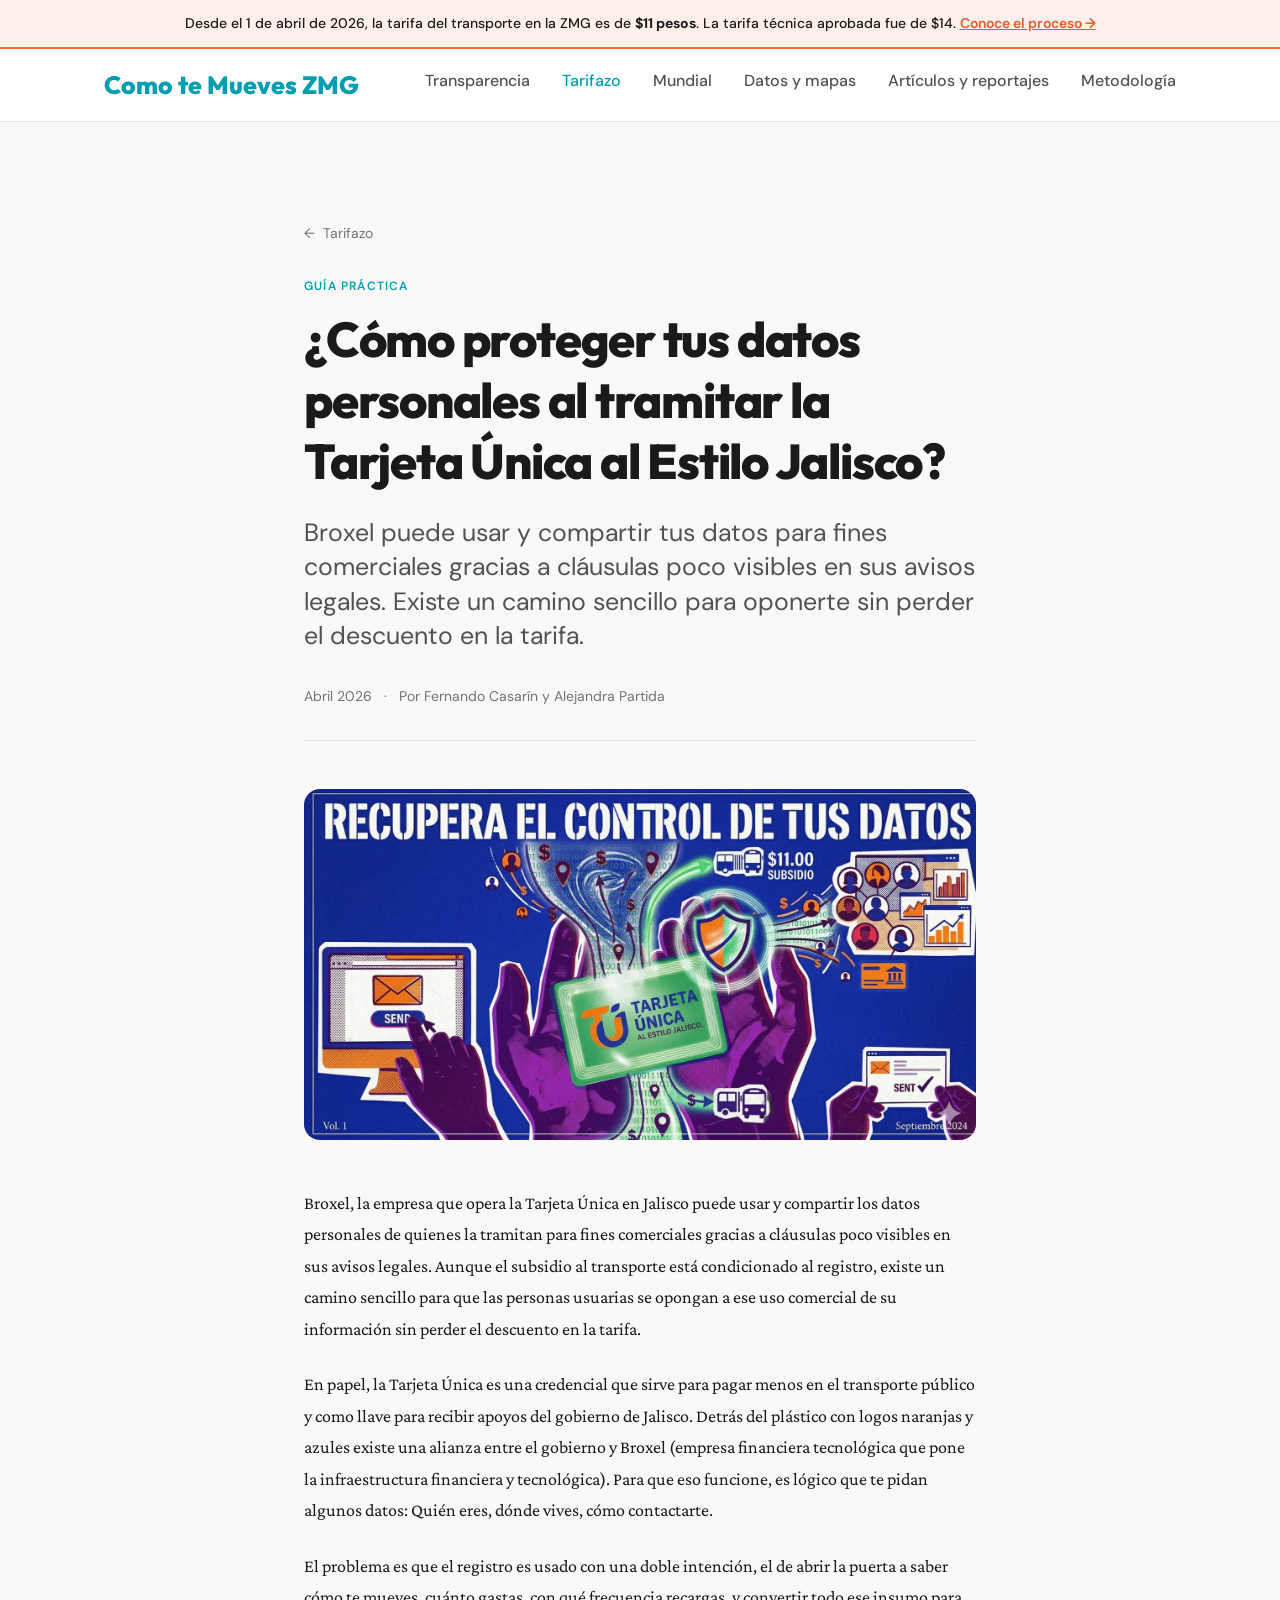
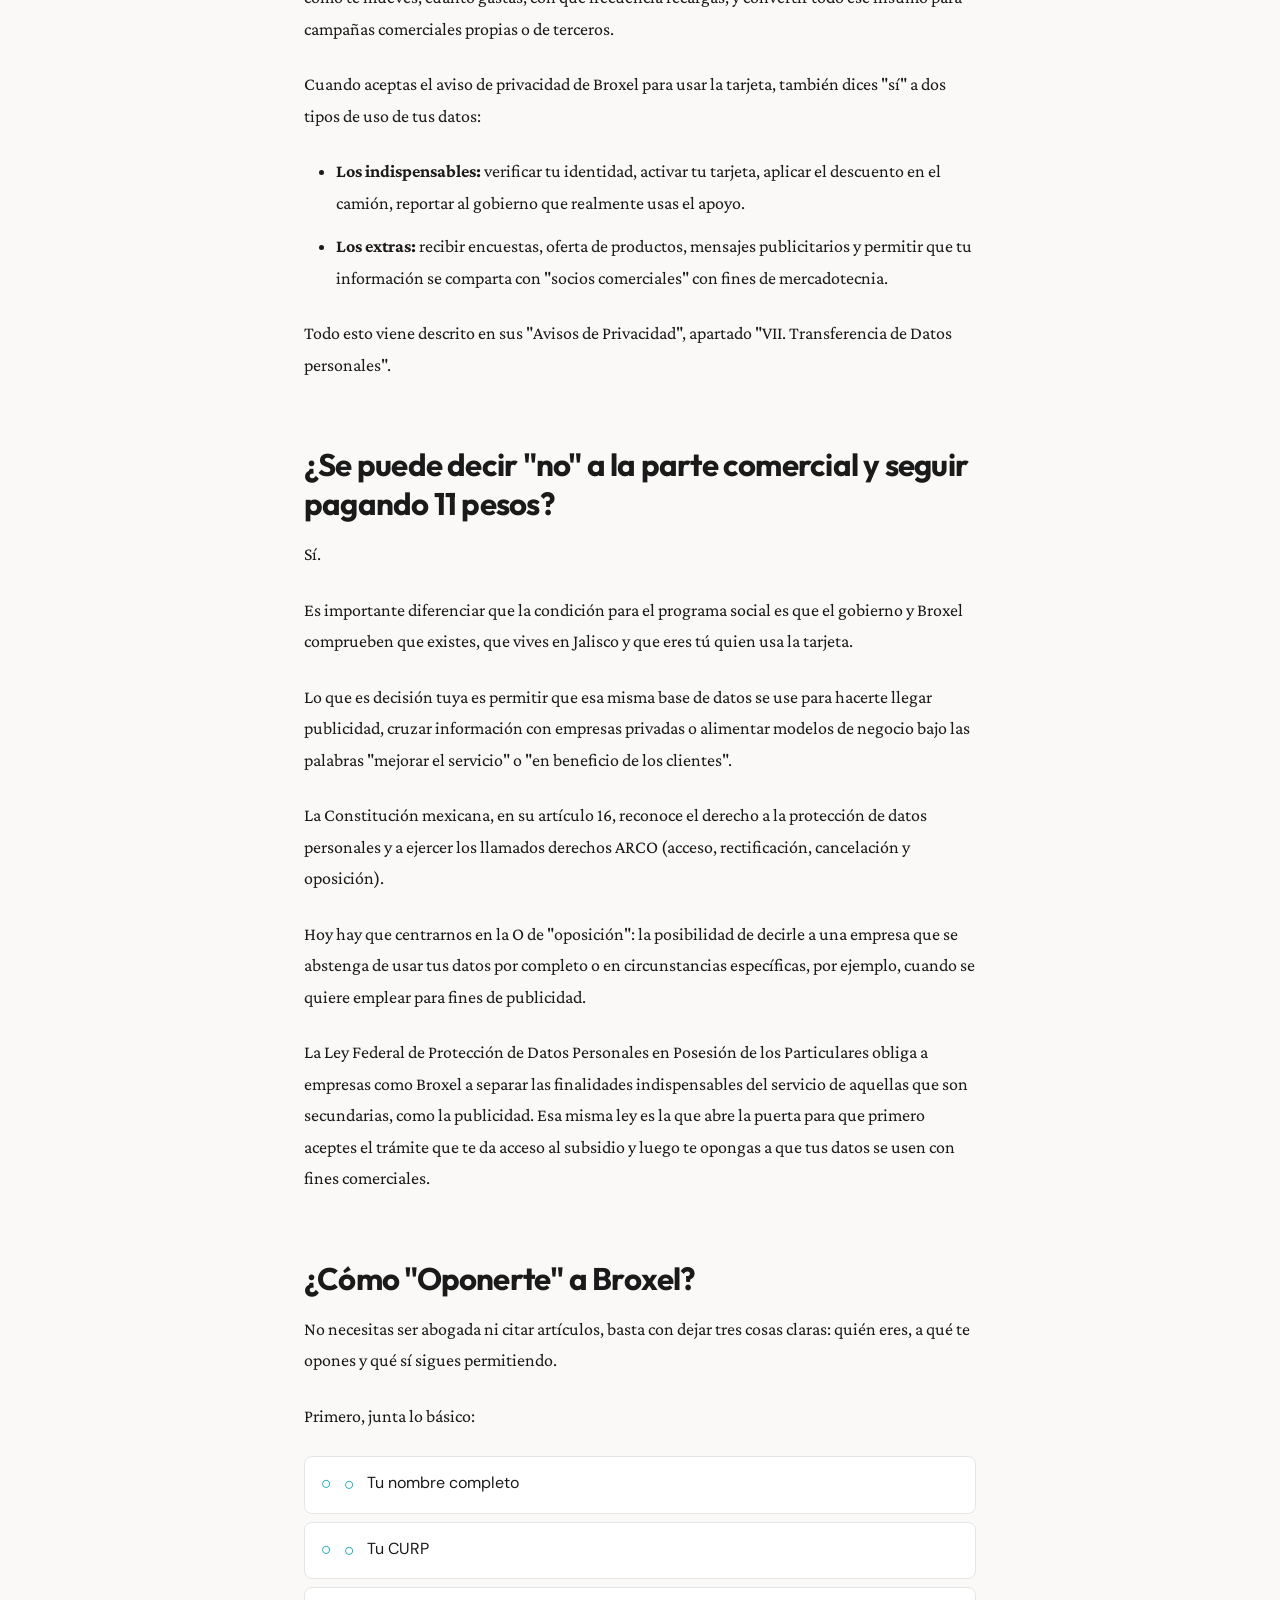
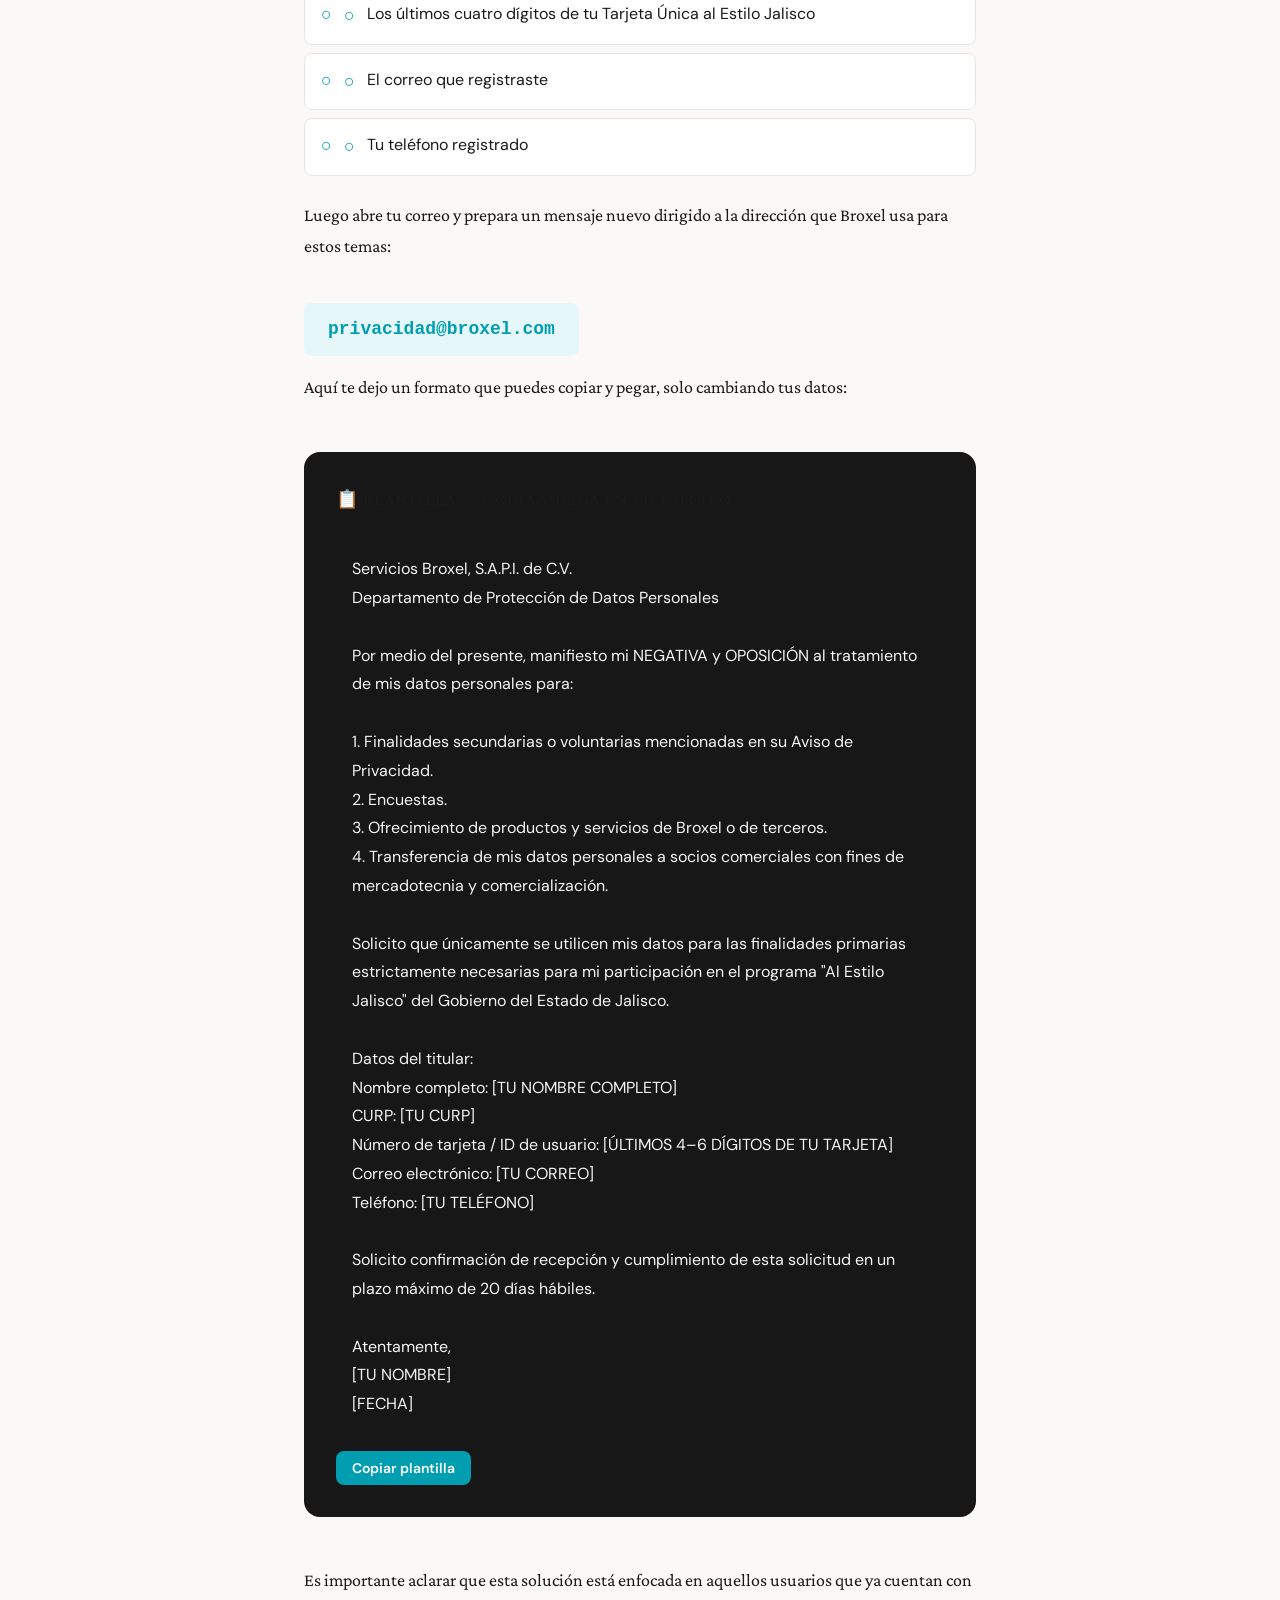
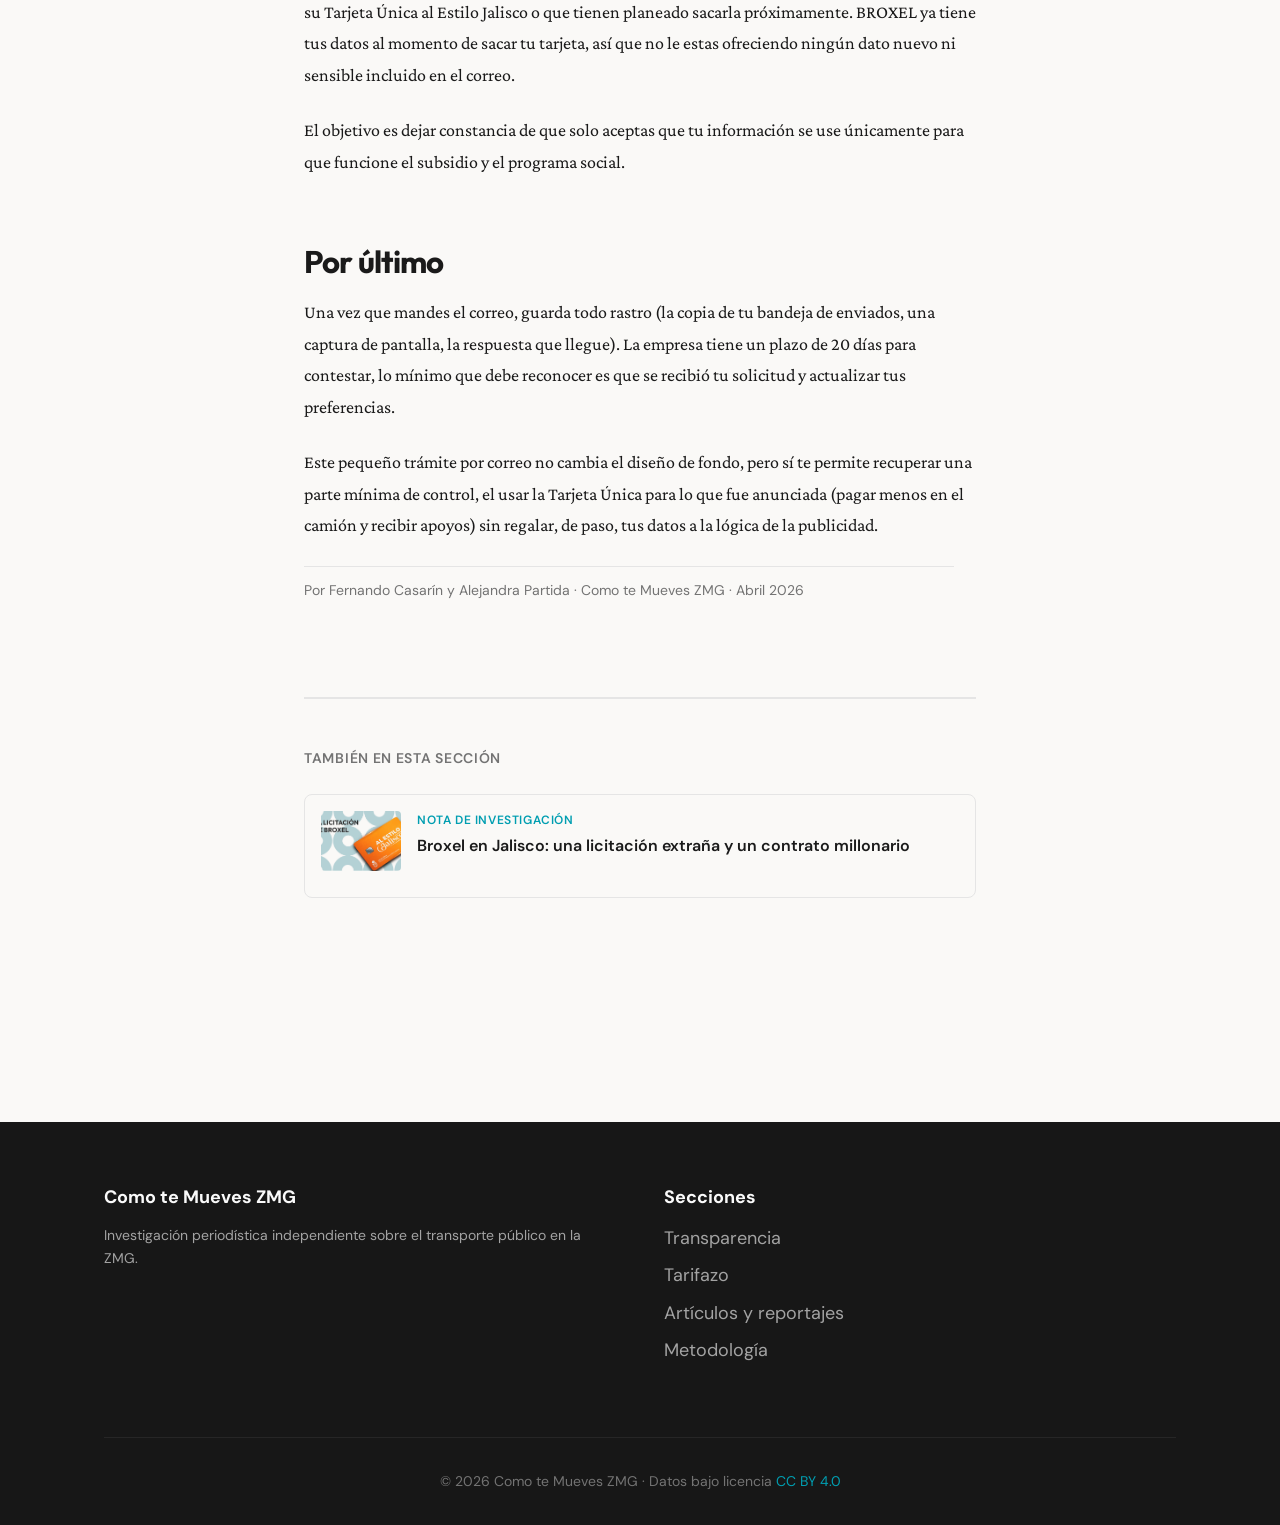
<file: v3/articulo-datos-personales.html>
<!DOCTYPE html>
<html lang="es">
<head>
  <meta charset="UTF-8" />
  <meta name="viewport" content="width=device-width, initial-scale=1.0" />
  <title>¿Cómo proteger tus datos personales al tramitar la Tarjeta Única al Estilo Jalisco? — Como te Mueves ZMG</title>
  <meta name="description" content="Broxel puede usar y compartir tus datos para fines comerciales. Existe una forma sencilla de oponerte sin perder el subsidio de $11 pesos." />

  <link rel="preconnect" href="https://fonts.googleapis.com" />
  <link rel="preconnect" href="https://fonts.gstatic.com" crossorigin />
  <link href="https://fonts.googleapis.com/css2?family=Outfit:wght@700;800&family=DM+Sans:ital,wght@0,400;0,500;0,600;0,700;1,400&family=Crimson+Pro:ital,wght@0,400;0,600;1,400&display=swap" rel="stylesheet" />

  <link rel="stylesheet" href="design-tokens_2.css" />
  <link rel="stylesheet" href="base_2.css" />
  <link rel="stylesheet" href="components_2.css" />

  <style>
    .alert-band { background-color: var(--accent-light); border-bottom: 2px solid var(--accent); padding: var(--space-3) 0; text-align: center; }
    .alert-band p { font-family: var(--font-heading); font-size: var(--text-sm); font-weight: var(--weight-medium); color: var(--text-primary); margin: 0; max-width: none; }
    .alert-band a { color: var(--accent-dark); font-weight: var(--weight-semibold); text-decoration: underline; }

    .article-wrapper { max-width: 720px; margin: 0 auto; padding: var(--space-9) var(--space-5); }

    .back-link { display: inline-flex; align-items: center; gap: var(--space-2); font-family: var(--font-heading); font-size: var(--text-sm); color: var(--text-tertiary); margin-bottom: var(--space-6); text-decoration: none; }
    .back-link:hover { color: var(--primary); text-decoration: none; }
    .back-link::before { content: "←"; }

    .article-type { font-family: var(--font-heading); font-size: var(--text-xs); font-weight: var(--weight-semibold); color: var(--primary); text-transform: uppercase; letter-spacing: var(--tracking-widest); margin-bottom: var(--space-3); }

    .article-title { font-family: var(--font-display); font-size: var(--text-5xl); font-weight: var(--weight-extrabold); line-height: var(--leading-tight); color: var(--text-primary); margin-bottom: var(--space-5); letter-spacing: var(--tracking-tight); }

    .article-deck { font-family: var(--font-heading); font-size: var(--text-2xl); font-weight: var(--weight-normal); color: var(--text-secondary); line-height: var(--leading-snug); margin-bottom: var(--space-6); }

    .article-meta { display: flex; align-items: center; gap: var(--space-3); font-family: var(--font-heading); font-size: var(--text-sm); color: var(--text-tertiary); padding-bottom: var(--space-6); border-bottom: 1px solid var(--gray-200); margin-bottom: var(--space-7); }

    .article-hero-img { width: 100%; border-radius: var(--border-radius-lg); margin-bottom: var(--space-7); display: block; }

    /* Cuerpo del artículo — sin cambios al texto */
    .article-body p { font-family: var(--font-body); font-size: var(--text-lg); line-height: 1.75; color: var(--text-primary); margin-bottom: var(--space-5); max-width: none; }
    .article-body strong { font-weight: var(--weight-bold); }
    .article-body h2 { font-family: var(--font-display); font-size: var(--text-3xl); font-weight: var(--weight-bold); color: var(--text-primary); margin: var(--space-8) 0 var(--space-4); line-height: var(--leading-tight); }
    .article-body ul { font-family: var(--font-body); font-size: var(--text-lg); line-height: 1.75; color: var(--text-primary); padding-left: var(--space-6); margin-bottom: var(--space-5); }
    .article-body ul li { margin-bottom: var(--space-3); }

    /* Plantilla de correo */
    .email-template { background: var(--gray-900); border-radius: var(--border-radius-lg); padding: var(--space-6); margin: var(--space-7) 0; }
    .email-template-label { font-family: var(--font-heading); font-size: var(--text-xs); font-weight: var(--weight-semibold); color: var(--gray-400); text-transform: uppercase; letter-spacing: var(--tracking-wider); margin-bottom: var(--space-4); display: flex; align-items: center; gap: var(--space-2); }
    .email-template-body { font-family: var(--font-heading); font-size: var(--text-base); color: var(--gray-100); line-height: 1.8; white-space: pre-wrap; margin: 0; }
    .email-template-body mark { background-color: rgba(255,255,255,0.1); color: var(--gray-50); border-radius: 2px; padding: 0 2px; }
    .email-placeholder { color: var(--primary); font-weight: var(--weight-semibold); }
    .copy-btn { display: inline-flex; align-items: center; gap: var(--space-2); font-family: var(--font-heading); font-size: var(--text-sm); font-weight: var(--weight-semibold); color: white; background: var(--primary); border: none; border-radius: var(--border-radius); padding: var(--space-2) var(--space-4); cursor: pointer; margin-top: var(--space-4); transition: background var(--transition-base) var(--ease-out); }
    .copy-btn:hover { background: var(--primary-dark); }
    .copy-btn.copied { background: var(--success); }

    /* Datos a reunir */
    .checklist { list-style: none; padding: 0; margin: var(--space-5) 0; }
    .checklist li { font-family: var(--font-heading); font-size: var(--text-base); color: var(--text-primary); padding: var(--space-3) var(--space-4); background: var(--surface); border: 1px solid var(--gray-200); border-radius: var(--border-radius); margin-bottom: var(--space-2); display: flex; align-items: flex-start; gap: var(--space-3); }
    .checklist li::before { content: "○"; color: var(--primary); font-size: var(--text-lg); flex-shrink: 0; margin-top: -1px; }

    /* Dirección de correo destacada */
    .email-address { font-family: var(--font-mono); font-size: var(--text-lg); font-weight: var(--weight-bold); color: var(--primary); background: var(--primary-light); padding: var(--space-3) var(--space-5); border-radius: var(--border-radius); display: inline-block; margin: var(--space-4) 0; text-decoration: none; }
    .email-address:hover { background: #c8edf1; text-decoration: none; }

    .source-note { font-family: var(--font-heading); font-size: var(--text-sm); color: var(--text-tertiary); border-top: 1px solid var(--gray-200); padding-top: var(--space-3); margin-top: var(--space-5); }

    .related-section { border-top: 2px solid var(--gray-200); margin-top: var(--space-9); padding-top: var(--space-7); }
    .related-title { font-family: var(--font-heading); font-size: var(--text-sm); font-weight: var(--weight-semibold); color: var(--text-tertiary); text-transform: uppercase; letter-spacing: var(--tracking-wider); margin-bottom: var(--space-5); }
    .related-link { display: flex; align-items: flex-start; gap: var(--space-4); text-decoration: none; padding: var(--space-4); border-radius: var(--border-radius); border: 1px solid var(--gray-200); transition: all var(--transition-base) var(--ease-out); }
    .related-link:hover { border-color: var(--primary); background: var(--primary-light); text-decoration: none; }
    .related-link img { width: 80px; height: 60px; object-fit: cover; border-radius: var(--border-radius-sm); flex-shrink: 0; }
    .related-link-type { font-family: var(--font-heading); font-size: var(--text-xs); color: var(--primary); font-weight: var(--weight-semibold); text-transform: uppercase; letter-spacing: var(--tracking-wider); margin-bottom: var(--space-1); }
    .related-link-title { font-family: var(--font-heading); font-size: var(--text-base); font-weight: var(--weight-semibold); color: var(--text-primary); line-height: var(--leading-snug); }
  </style>
</head>
<body>

  <div class="alert-band">
    <p>Desde el 1 de abril de 2026, la tarifa del transporte en la ZMG es de <strong>$11 pesos</strong>. La tarifa técnica aprobada fue de $14. <a href="tarifazo.html">Conoce el proceso →</a></p>
  </div>

  <header class="site-header">
    <div class="container">
      <a href="index.html" class="site-logo">Como te Mueves ZMG</a>
      <nav class="site-nav" aria-label="Navegación principal">
        <ul>
          <li><a href="transparencia.html">Transparencia</a></li>
          <li><a href="tarifazo.html" style="color: var(--primary);">Tarifazo</a></li>
          <li><a href="mundial.html">Mundial</a></li>
          <li><a href="datos.html">Datos y mapas</a></li>
          <li><a href="articulos.html">Artículos y reportajes</a></li>
          <li><a href="metodologia.html">Metodología</a></li>
        </ul>
      </nav>
    </div>
  </header>

  <main>
    <article class="article-wrapper">
      <a href="tarifazo.html" class="back-link">Tarifazo</a>

      <p class="article-type">Guía práctica</p>
      <h1 class="article-title">¿Cómo proteger tus datos personales al tramitar la Tarjeta Única al Estilo Jalisco?</h1>
      <p class="article-deck">
        Broxel puede usar y compartir tus datos para fines comerciales gracias a cláusulas poco visibles en sus avisos legales.
        Existe un camino sencillo para oponerte sin perder el descuento en la tarifa.
      </p>
      <div class="article-meta">
        <span>Abril 2026</span>
        <span>·</span>
        <span>Por Fernando Casarín y Alejandra Partida</span>
      </div>

      <img
        src="imagen-datos-personales.jpeg"
        alt="Recupera el control de tus datos — Tarjeta Única al Estilo Jalisco"
        class="article-hero-img"
      />

      <div class="article-body">

        <p>Broxel, la empresa que opera la Tarjeta Única en Jalisco puede usar y compartir los datos personales de quienes la tramitan para fines comerciales gracias a cláusulas poco visibles en sus avisos legales. Aunque el subsidio al transporte está condicionado al registro, existe un camino sencillo para que las personas usuarias se opongan a ese uso comercial de su información sin perder el descuento en la tarifa.</p>

        <p>En papel, la Tarjeta Única es una credencial que sirve para pagar menos en el transporte público y como llave para recibir apoyos del gobierno de Jalisco. Detrás del plástico con logos naranjas y azules existe una alianza entre el gobierno y Broxel (empresa financiera tecnológica que pone la infraestructura financiera y tecnológica). Para que eso funcione, es lógico que te pidan algunos datos: Quién eres, dónde vives, cómo contactarte.</p>

        <p>El problema es que el registro es usado con una doble intención, el de abrir la puerta a saber cómo te mueves, cuánto gastas, con qué frecuencia recargas, y convertir todo ese insumo para campañas comerciales propias o de terceros.</p>

        <p>Cuando aceptas el aviso de privacidad de Broxel para usar la tarjeta, también dices "sí" a dos tipos de uso de tus datos:</p>

        <ul>
          <li><strong>Los indispensables:</strong> verificar tu identidad, activar tu tarjeta, aplicar el descuento en el camión, reportar al gobierno que realmente usas el apoyo.</li>
          <li><strong>Los extras:</strong> recibir encuestas, oferta de productos, mensajes publicitarios y permitir que tu información se comparta con "socios comerciales" con fines de mercadotecnia.</li>
        </ul>

        <p>Todo esto viene descrito en sus "Avisos de Privacidad", apartado "VII. Transferencia de Datos personales".</p>

        <h2>¿Se puede decir "no" a la parte comercial y seguir pagando 11 pesos?</h2>

        <p>Sí.</p>

        <p>Es importante diferenciar que la condición para el programa social es que el gobierno y Broxel comprueben que existes, que vives en Jalisco y que eres tú quien usa la tarjeta.</p>

        <p>Lo que es decisión tuya es permitir que esa misma base de datos se use para hacerte llegar publicidad, cruzar información con empresas privadas o alimentar modelos de negocio bajo las palabras "mejorar el servicio" o "en beneficio de los clientes".</p>

        <p>La Constitución mexicana, en su artículo 16, reconoce el derecho a la protección de datos personales y a ejercer los llamados derechos ARCO (acceso, rectificación, cancelación y oposición).</p>

        <p>Hoy hay que centrarnos en la O de "oposición": la posibilidad de decirle a una empresa que se abstenga de usar tus datos por completo o en circunstancias específicas, por ejemplo, cuando se quiere emplear para fines de publicidad.</p>

        <p>La Ley Federal de Protección de Datos Personales en Posesión de los Particulares obliga a empresas como Broxel a separar las finalidades indispensables del servicio de aquellas que son secundarias, como la publicidad. Esa misma ley es la que abre la puerta para que primero aceptes el trámite que te da acceso al subsidio y luego te opongas a que tus datos se usen con fines comerciales.</p>

        <h2>¿Cómo "Oponerte" a Broxel?</h2>

        <p>No necesitas ser abogada ni citar artículos, basta con dejar tres cosas claras: quién eres, a qué te opones y qué sí sigues permitiendo.</p>

        <p>Primero, junta lo básico:</p>

        <ul class="checklist" style="list-style:none;padding:0;margin:var(--space-5) 0;">
          <li style="font-family:var(--font-heading);font-size:var(--text-base);color:var(--text-primary);padding:var(--space-3) var(--space-4);background:var(--surface);border:1px solid var(--gray-200);border-radius:var(--border-radius);margin-bottom:var(--space-2);display:flex;align-items:flex-start;gap:var(--space-3);"><span style="color:var(--primary);font-size:var(--text-lg);flex-shrink:0">○</span>Tu nombre completo</li>
          <li style="font-family:var(--font-heading);font-size:var(--text-base);color:var(--text-primary);padding:var(--space-3) var(--space-4);background:var(--surface);border:1px solid var(--gray-200);border-radius:var(--border-radius);margin-bottom:var(--space-2);display:flex;align-items:flex-start;gap:var(--space-3);"><span style="color:var(--primary);font-size:var(--text-lg);flex-shrink:0">○</span>Tu CURP</li>
          <li style="font-family:var(--font-heading);font-size:var(--text-base);color:var(--text-primary);padding:var(--space-3) var(--space-4);background:var(--surface);border:1px solid var(--gray-200);border-radius:var(--border-radius);margin-bottom:var(--space-2);display:flex;align-items:flex-start;gap:var(--space-3);"><span style="color:var(--primary);font-size:var(--text-lg);flex-shrink:0">○</span>Los últimos cuatro dígitos de tu Tarjeta Única al Estilo Jalisco</li>
          <li style="font-family:var(--font-heading);font-size:var(--text-base);color:var(--text-primary);padding:var(--space-3) var(--space-4);background:var(--surface);border:1px solid var(--gray-200);border-radius:var(--border-radius);margin-bottom:var(--space-2);display:flex;align-items:flex-start;gap:var(--space-3);"><span style="color:var(--primary);font-size:var(--text-lg);flex-shrink:0">○</span>El correo que registraste</li>
          <li style="font-family:var(--font-heading);font-size:var(--text-base);color:var(--text-primary);padding:var(--space-3) var(--space-4);background:var(--surface);border:1px solid var(--gray-200);border-radius:var(--border-radius);margin-bottom:var(--space-2);display:flex;align-items:flex-start;gap:var(--space-3);"><span style="color:var(--primary);font-size:var(--text-lg);flex-shrink:0">○</span>Tu teléfono registrado</li>
        </ul>

        <p>Luego abre tu correo y prepara un mensaje nuevo dirigido a la dirección que Broxel usa para estos temas:</p>

        <a href="mailto:privacidad@broxel.com" class="email-address">privacidad@broxel.com</a>

        <p>Aquí te dejo un formato que puedes copiar y pegar, solo cambiando tus datos:</p>

        <div class="email-template">
          <p class="email-template-label">📋 Plantilla — copia y pega en tu correo</p>
          <pre class="email-template-body" id="email-text">Servicios Broxel, S.A.P.I. de C.V.
Departamento de Protección de Datos Personales

Por medio del presente, manifiesto mi NEGATIVA y OPOSICIÓN al tratamiento de mis datos personales para:

1. Finalidades secundarias o voluntarias mencionadas en su Aviso de Privacidad.
2. Encuestas.
3. Ofrecimiento de productos y servicios de Broxel o de terceros.
4. Transferencia de mis datos personales a socios comerciales con fines de mercadotecnia y comercialización.

Solicito que únicamente se utilicen mis datos para las finalidades primarias estrictamente necesarias para mi participación en el programa "Al Estilo Jalisco" del Gobierno del Estado de Jalisco.

Datos del titular:
Nombre completo: [TU NOMBRE COMPLETO]
CURP: [TU CURP]
Número de tarjeta / ID de usuario: [ÚLTIMOS 4–6 DÍGITOS DE TU TARJETA]
Correo electrónico: [TU CORREO]
Teléfono: [TU TELÉFONO]

Solicito confirmación de recepción y cumplimiento de esta solicitud en un plazo máximo de 20 días hábiles.

Atentamente,
[TU NOMBRE]
[FECHA]</pre>
          <button class="copy-btn" id="copy-btn" onclick="copyEmail()">Copiar plantilla</button>
        </div>

        <p>Es importante aclarar que esta solución está enfocada en aquellos usuarios que ya cuentan con su Tarjeta Única al Estilo Jalisco o que tienen planeado sacarla próximamente. BROXEL ya tiene tus datos al momento de sacar tu tarjeta, así que no le estas ofreciendo ningún dato nuevo ni sensible incluido en el correo.</p>

        <p>El objetivo es dejar constancia de que solo aceptas que tu información se use únicamente para que funcione el subsidio y el programa social.</p>

        <h2>Por último</h2>

        <p>Una vez que mandes el correo, guarda todo rastro (la copia de tu bandeja de enviados, una captura de pantalla, la respuesta que llegue). La empresa tiene un plazo de 20 días para contestar, lo mínimo que debe reconocer es que se recibió tu solicitud y actualizar tus preferencias.</p>

        <p>Este pequeño trámite por correo no cambia el diseño de fondo, pero sí te permite recuperar una parte mínima de control, el usar la Tarjeta Única para lo que fue anunciada (pagar menos en el camión y recibir apoyos) sin regalar, de paso, tus datos a la lógica de la publicidad.</p>

      </div>

      <p class="source-note">
        Por Fernando Casarín y Alejandra Partida · Como te Mueves ZMG · Abril 2026
      </p>

      <nav class="related-section" aria-label="Artículos relacionados">
        <p class="related-title">También en esta sección</p>
        <a href="articulo-broxel.html" class="related-link">
          <img src="imagen_contrato_broxel.png" alt="La licitación de Broxel" />
          <div>
            <p class="related-link-type">Nota de investigación</p>
            <p class="related-link-title">Broxel en Jalisco: una licitación extraña y un contrato millonario</p>
          </div>
        </a>
      </nav>

    </article>
  </main>

  <footer class="site-footer">
    <div class="container">
      <div class="footer-content">
        <div class="footer-section">
          <h4>Como te Mueves ZMG</h4>
          <p style="font-family: var(--font-heading); font-size: var(--text-sm); color: var(--gray-400); line-height: var(--leading-relaxed); max-width: none;">
            Investigación periodística independiente sobre el transporte público en la ZMG.
          </p>
        </div>
        <div class="footer-section">
          <h4>Secciones</h4>
          <ul>
            <li><a href="transparencia.html">Transparencia</a></li>
            <li><a href="tarifazo.html">Tarifazo</a></li>
            <li><a href="articulos.html">Artículos y reportajes</a></li>
            <li><a href="metodologia.html">Metodología</a></li>
          </ul>
        </div>
      </div>
      <div class="footer-bottom">
        © 2026 Como te Mueves ZMG · Datos bajo licencia <a href="https://creativecommons.org/licenses/by/4.0/" style="color: var(--primary);">CC BY 4.0</a>
      </div>
    </div>
  </footer>

  <script>
    function copyEmail() {
      const text = document.getElementById('email-text').innerText;
      navigator.clipboard.writeText(text).then(() => {
        const btn = document.getElementById('copy-btn');
        btn.textContent = '¡Copiado!';
        btn.classList.add('copied');
        setTimeout(() => {
          btn.textContent = 'Copiar plantilla';
          btn.classList.remove('copied');
        }, 2500);
      });
    }
  </script>

</body>
</html>
</file>
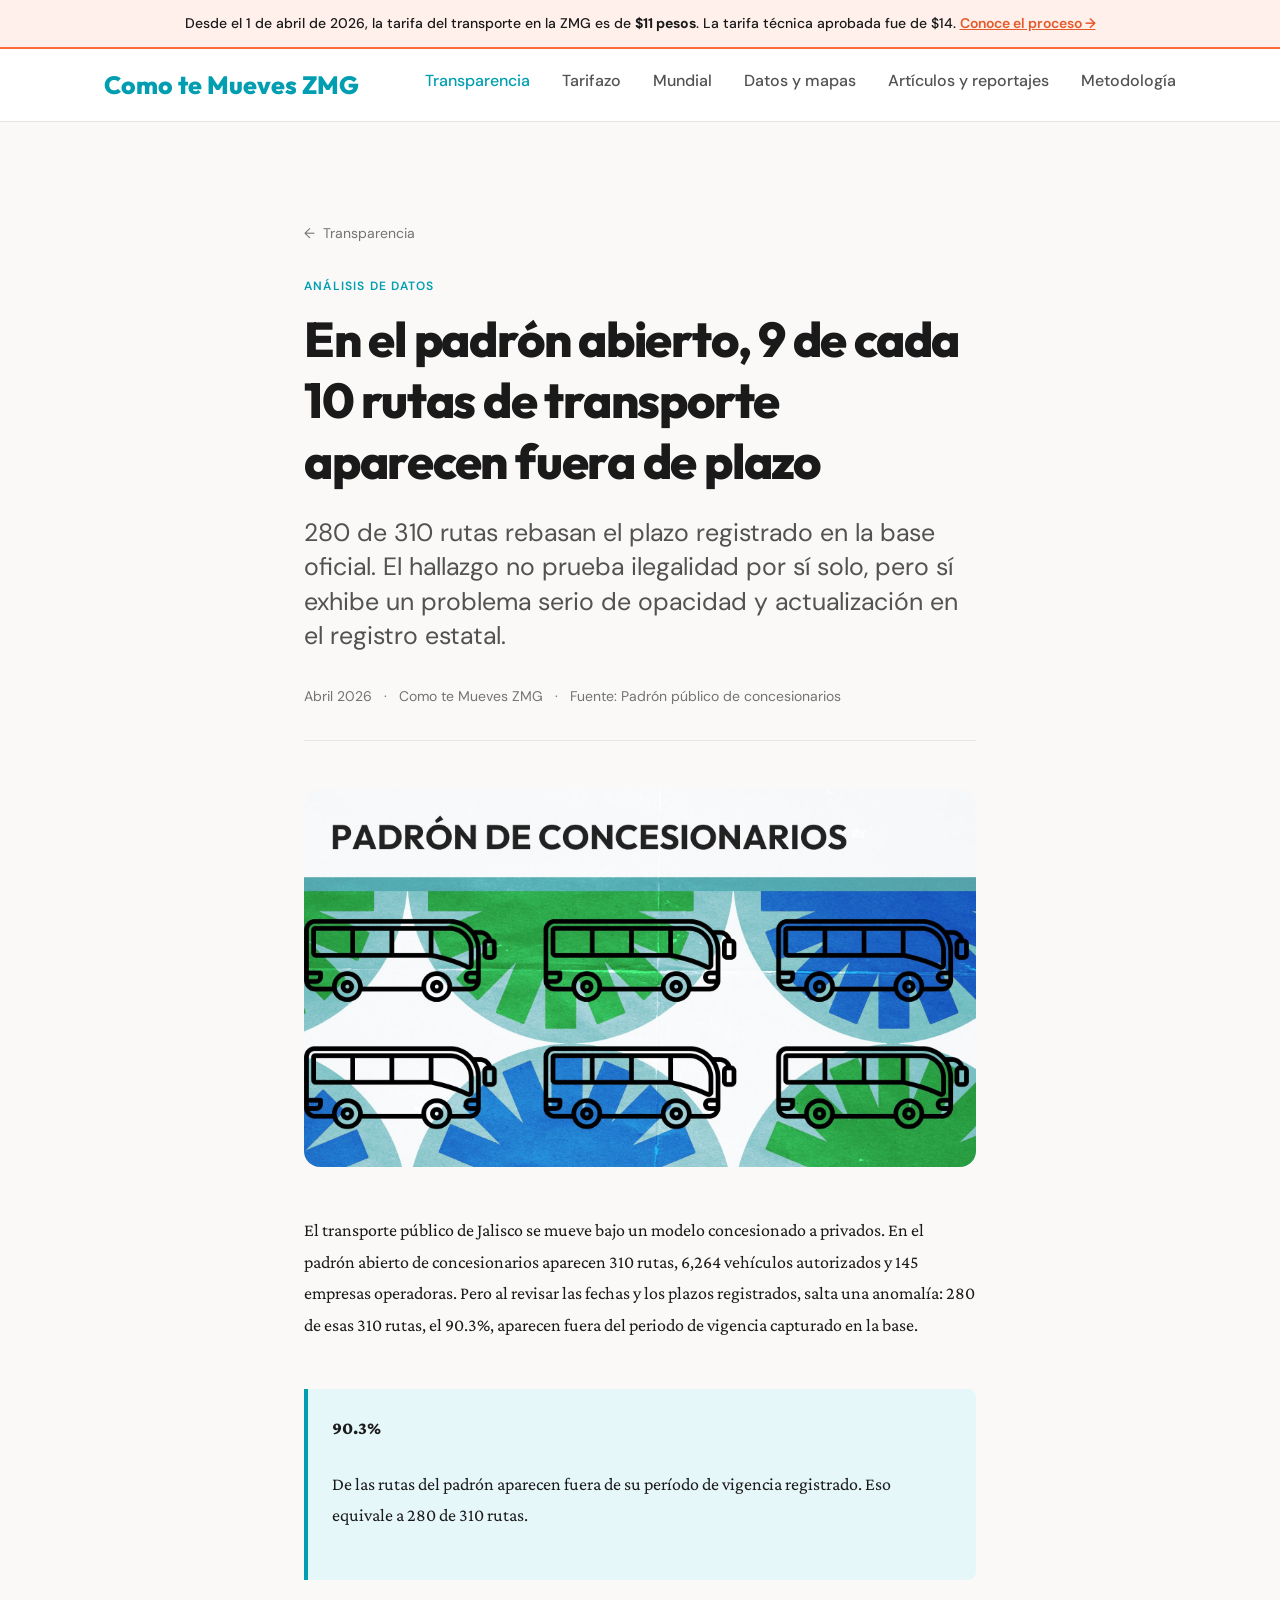
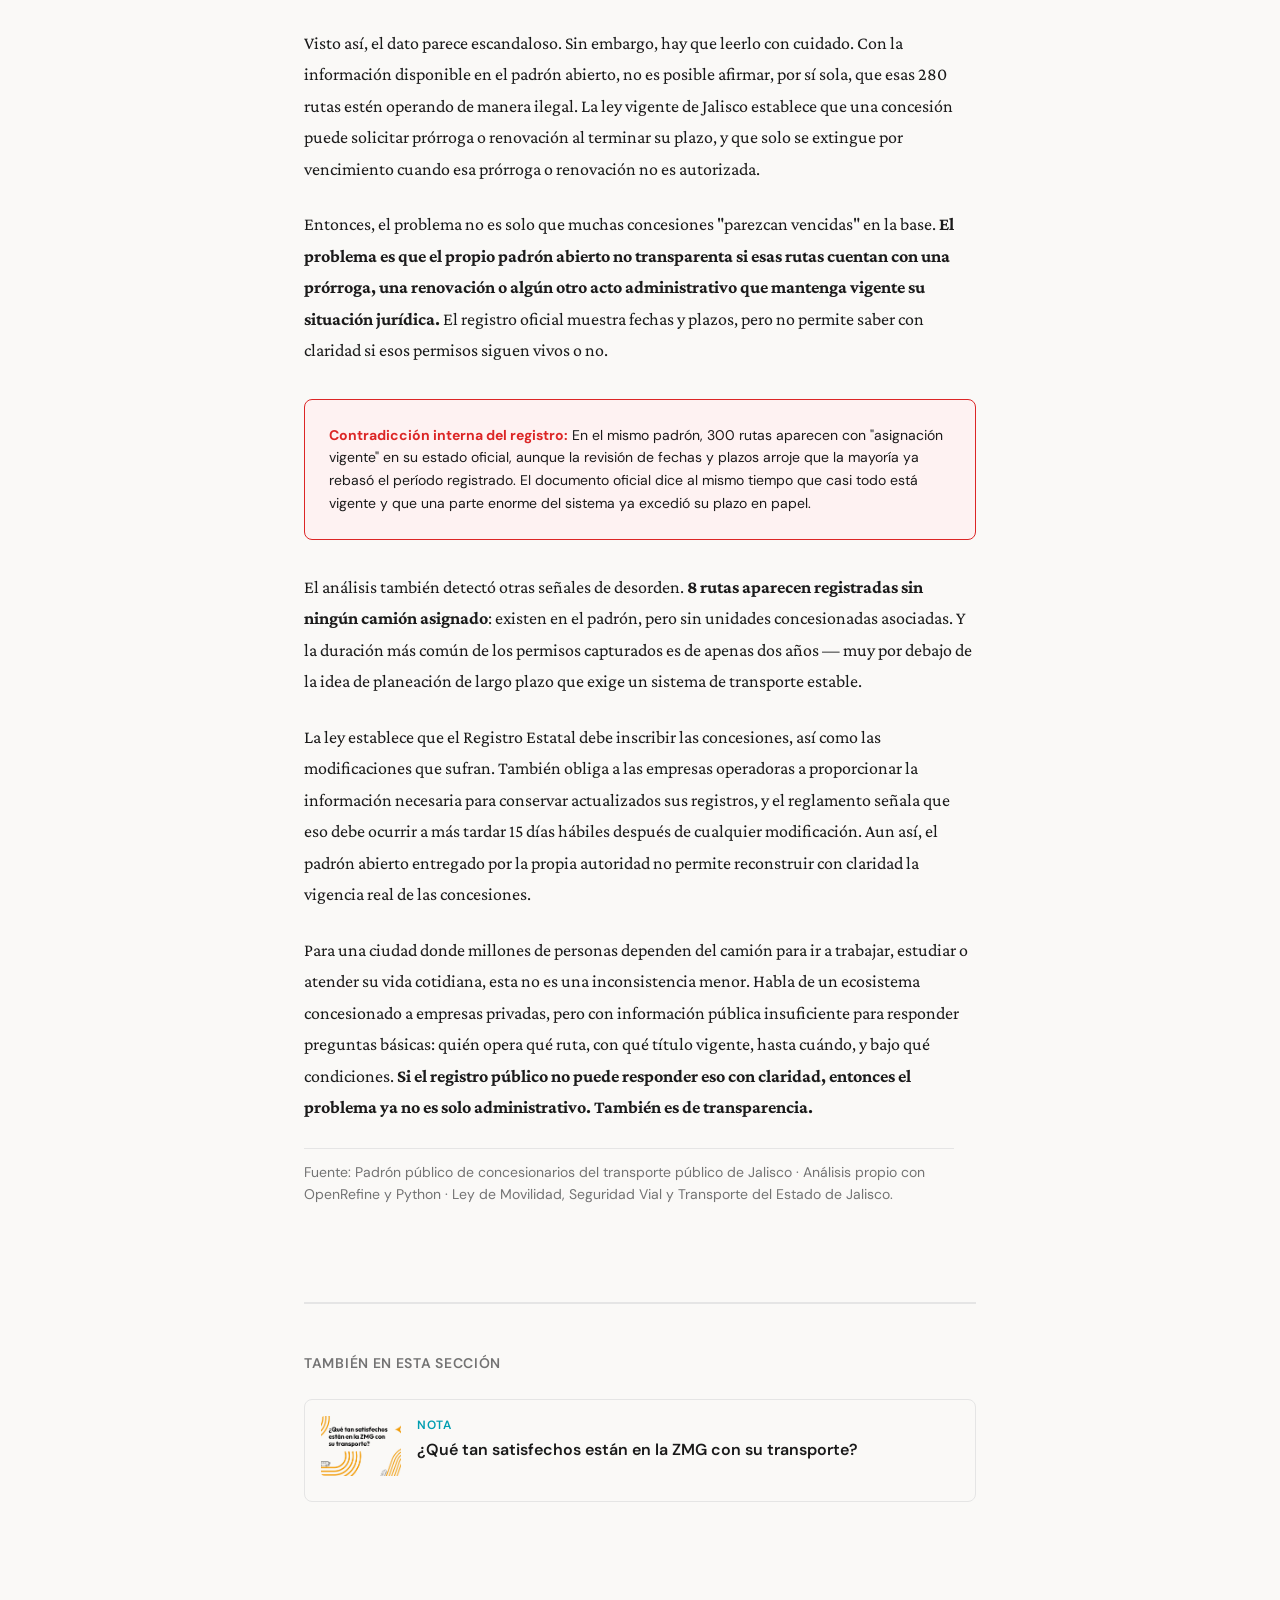
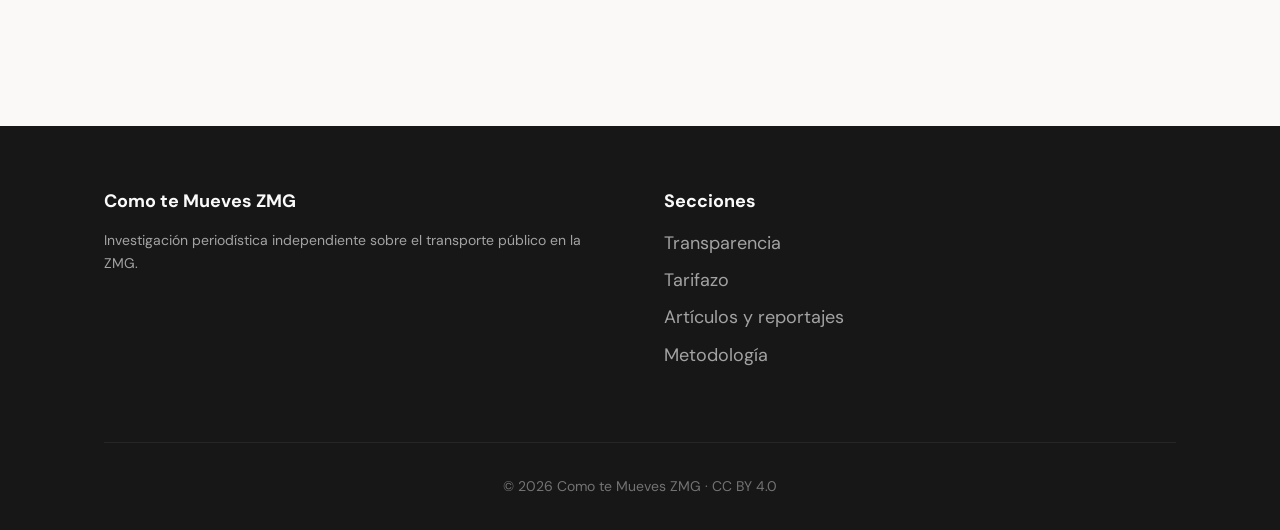
<file: v3/articulo-padron.html>
<!DOCTYPE html>
<html lang="es">
<head>
  <meta charset="UTF-8" /><meta name="viewport" content="width=device-width, initial-scale=1.0" />
  <title>9 de cada 10 rutas fuera de plazo — Como te Mueves ZMG</title>
  <link rel="preconnect" href="https://fonts.googleapis.com" />
  <link href="https://fonts.googleapis.com/css2?family=Outfit:wght@700;800&family=DM+Sans:ital,wght@0,400;0,500;0,600;0,700;1,400&family=Crimson+Pro:ital,wght@0,400;0,600;1,400&display=swap" rel="stylesheet" />
  <link rel="stylesheet" href="design-tokens_2.css" />
  <link rel="stylesheet" href="base_2.css" />
  <link rel="stylesheet" href="components_2.css" />
  <style>
    .alert-band{background-color:var(--accent-light);border-bottom:2px solid var(--accent);padding:var(--space-3) 0;text-align:center}
    .alert-band p{font-family:var(--font-heading);font-size:var(--text-sm);font-weight:var(--weight-medium);color:var(--text-primary);margin:0;max-width:none}
    .alert-band a{color:var(--accent-dark);font-weight:var(--weight-semibold);text-decoration:underline}
    .article-wrapper{max-width:720px;margin:0 auto;padding:var(--space-9) var(--space-5)}
    .back-link{display:inline-flex;align-items:center;gap:var(--space-2);font-family:var(--font-heading);font-size:var(--text-sm);color:var(--text-tertiary);margin-bottom:var(--space-6);text-decoration:none}
    .back-link:hover{color:var(--primary);text-decoration:none}
    .back-link::before{content:'←'}
    .article-type{font-family:var(--font-heading);font-size:var(--text-xs);font-weight:var(--weight-semibold);color:var(--primary);text-transform:uppercase;letter-spacing:var(--tracking-widest);margin-bottom:var(--space-3)}
    .article-title{font-family:var(--font-display);font-size:var(--text-5xl);font-weight:var(--weight-extrabold);line-height:var(--leading-tight);color:var(--text-primary);margin-bottom:var(--space-5);letter-spacing:var(--tracking-tight)}
    .article-deck{font-family:var(--font-heading);font-size:var(--text-2xl);font-weight:var(--weight-normal);color:var(--text-secondary);line-height:var(--leading-snug);margin-bottom:var(--space-6)}
    .article-meta{display:flex;align-items:center;gap:var(--space-3);font-family:var(--font-heading);font-size:var(--text-sm);color:var(--text-tertiary);padding-bottom:var(--space-6);border-bottom:1px solid var(--gray-200);margin-bottom:var(--space-7)}
    .article-hero-img{width:100%;border-radius:var(--border-radius-lg);margin-bottom:var(--space-7);display:block}
    .article-body p{font-family:var(--font-body);font-size:var(--text-lg);line-height:1.75;color:var(--text-primary);margin-bottom:var(--space-5);max-width:none}
    .article-body strong{font-weight:var(--weight-bold)}
    .key-stat{background:var(--primary-light);border-left:4px solid var(--primary);border-radius:0 var(--border-radius) var(--border-radius) 0;padding:var(--space-5);margin:var(--space-7) 0}
    .key-stat-num{font-family:var(--font-display);font-size:var(--text-5xl);font-weight:var(--weight-extrabold);color:var(--danger);line-height:1}
    .key-stat-label{font-family:var(--font-heading);font-size:var(--text-sm);color:var(--text-secondary);margin-top:var(--space-2)}
    .warning-box{background:#fef2f2;border:1px solid var(--danger);border-radius:var(--border-radius);padding:var(--space-5);margin:var(--space-6) 0;font-family:var(--font-heading);font-size:var(--text-sm);color:var(--text-primary);line-height:var(--leading-relaxed)}
    .warning-box strong{color:var(--danger)}
    .source-note{font-family:var(--font-heading);font-size:var(--text-sm);color:var(--text-tertiary);border-top:1px solid var(--gray-200);padding-top:var(--space-3);margin-top:var(--space-5)}
    .related-section{border-top:2px solid var(--gray-200);margin-top:var(--space-9);padding-top:var(--space-7)}
    .related-title{font-family:var(--font-heading);font-size:var(--text-sm);font-weight:var(--weight-semibold);color:var(--text-tertiary);text-transform:uppercase;letter-spacing:var(--tracking-wider);margin-bottom:var(--space-5)}
    .related-link{display:flex;align-items:flex-start;gap:var(--space-4);text-decoration:none;padding:var(--space-4);border-radius:var(--border-radius);border:1px solid var(--gray-200);transition:all var(--transition-base) var(--ease-out)}
    .related-link:hover{border-color:var(--primary);background:var(--primary-light);text-decoration:none}
    .related-link img{width:80px;height:60px;object-fit:cover;border-radius:var(--border-radius-sm);flex-shrink:0}
    .related-link-type{font-family:var(--font-heading);font-size:var(--text-xs);color:var(--primary);font-weight:var(--weight-semibold);text-transform:uppercase;letter-spacing:var(--tracking-wider);margin-bottom:var(--space-1)}
    .related-link-title{font-family:var(--font-heading);font-size:var(--text-base);font-weight:var(--weight-semibold);color:var(--text-primary);line-height:var(--leading-snug)}
  </style>
</head>
<body>
  <div class="alert-band"><p>Desde el 1 de abril de 2026, la tarifa del transporte en la ZMG es de <strong>$11 pesos</strong>. La tarifa técnica aprobada fue de $14. <a href="tarifazo.html">Conoce el proceso →</a></p></div>
  <header class="site-header"><div class="container"><a href="index.html" class="site-logo">Como te Mueves ZMG</a><nav class="site-nav" aria-label="Navegación principal"><ul><li><a href="transparencia.html" style="color:var(--primary);">Transparencia</a></li><li><a href="tarifazo.html">Tarifazo</a></li><li><a href="mundial.html">Mundial</a></li><li><a href="datos.html">Datos y mapas</a></li><li><a href="articulos.html">Artículos y reportajes</a></li><li><a href="metodologia.html">Metodología</a></li></ul></nav></div></header>
  <main><article class="article-wrapper">
    <a href="transparencia.html" class="back-link">Transparencia</a>
    <p class="article-type">Análisis de datos</p>
    <h1 class="article-title">En el padrón abierto, 9 de cada 10 rutas de transporte aparecen fuera de plazo</h1>
    <p class="article-deck">280 de 310 rutas rebasan el plazo registrado en la base oficial. El hallazgo no prueba ilegalidad por sí solo, pero sí exhibe un problema serio de opacidad y actualización en el registro estatal.</p>
    <div class="article-meta"><span>Abril 2026</span><span>·</span><span>Como te Mueves ZMG</span><span>·</span><span>Fuente: Padrón público de concesionarios</span></div>
    <img src="imagen-concesionarios.png" alt="Padrón de concesionarios del transporte público de Jalisco" class="article-hero-img" />
    <div class="article-body">
      <p>El transporte público de Jalisco se mueve bajo un modelo concesionado a privados. En el padrón abierto de concesionarios aparecen 310 rutas, 6,264 vehículos autorizados y 145 empresas operadoras. Pero al revisar las fechas y los plazos registrados, salta una anomalía: 280 de esas 310 rutas, el 90.3%, aparecen fuera del periodo de vigencia capturado en la base.</p>
      <div class="key-stat">
        <p class="key-stat-num">90.3%</p>
        <p class="key-stat-label">De las rutas del padrón aparecen fuera de su período de vigencia registrado. Eso equivale a 280 de 310 rutas.</p>
      </div>
      <p>Visto así, el dato parece escandaloso. Sin embargo, hay que leerlo con cuidado. Con la información disponible en el padrón abierto, no es posible afirmar, por sí sola, que esas 280 rutas estén operando de manera ilegal. La ley vigente de Jalisco establece que una concesión puede solicitar prórroga o renovación al terminar su plazo, y que solo se extingue por vencimiento cuando esa prórroga o renovación no es autorizada.</p>
      <p>Entonces, el problema no es solo que muchas concesiones "parezcan vencidas" en la base. <strong>El problema es que el propio padrón abierto no transparenta si esas rutas cuentan con una prórroga, una renovación o algún otro acto administrativo que mantenga vigente su situación jurídica.</strong> El registro oficial muestra fechas y plazos, pero no permite saber con claridad si esos permisos siguen vivos o no.</p>
      <div class="warning-box"><strong>Contradicción interna del registro:</strong> En el mismo padrón, 300 rutas aparecen con "asignación vigente" en su estado oficial, aunque la revisión de fechas y plazos arroje que la mayoría ya rebasó el período registrado. El documento oficial dice al mismo tiempo que casi todo está vigente y que una parte enorme del sistema ya excedió su plazo en papel.</div>
      <p>El análisis también detectó otras señales de desorden. <strong>8 rutas aparecen registradas sin ningún camión asignado</strong>: existen en el padrón, pero sin unidades concesionadas asociadas. Y la duración más común de los permisos capturados es de apenas dos años — muy por debajo de la idea de planeación de largo plazo que exige un sistema de transporte estable.</p>
      <p>La ley establece que el Registro Estatal debe inscribir las concesiones, así como las modificaciones que sufran. También obliga a las empresas operadoras a proporcionar la información necesaria para conservar actualizados sus registros, y el reglamento señala que eso debe ocurrir a más tardar 15 días hábiles después de cualquier modificación. Aun así, el padrón abierto entregado por la propia autoridad no permite reconstruir con claridad la vigencia real de las concesiones.</p>
      <p>Para una ciudad donde millones de personas dependen del camión para ir a trabajar, estudiar o atender su vida cotidiana, esta no es una inconsistencia menor. Habla de un ecosistema concesionado a empresas privadas, pero con información pública insuficiente para responder preguntas básicas: quién opera qué ruta, con qué título vigente, hasta cuándo, y bajo qué condiciones. <strong>Si el registro público no puede responder eso con claridad, entonces el problema ya no es solo administrativo. También es de transparencia.</strong></p>
    </div>
    <p class="source-note">Fuente: Padrón público de concesionarios del transporte público de Jalisco · Análisis propio con OpenRefine y Python · Ley de Movilidad, Seguridad Vial y Transporte del Estado de Jalisco.</p>
    <nav class="related-section" aria-label="Artículos relacionados"><p class="related-title">También en esta sección</p><a href="articulo-satisfaccion.html" class="related-link"><img src="imagen-nota-encuesta-satisfaccion.png" alt="Encuesta de satisfacción" /><div><p class="related-link-type">Nota</p><p class="related-link-title">¿Qué tan satisfechos están en la ZMG con su transporte?</p></div></a></nav>
  </article></main>
  <footer class="site-footer"><div class="container"><div class="footer-content"><div class="footer-section"><h4>Como te Mueves ZMG</h4><p style="font-family:var(--font-heading);font-size:var(--text-sm);color:var(--gray-400);line-height:var(--leading-relaxed);max-width:none">Investigación periodística independiente sobre el transporte público en la ZMG.</p></div><div class="footer-section"><h4>Secciones</h4><ul><li><a href="transparencia.html">Transparencia</a></li><li><a href="tarifazo.html">Tarifazo</a></li><li><a href="articulos.html">Artículos y reportajes</a></li><li><a href="metodologia.html">Metodología</a></li></ul></div></div><div class="footer-bottom">© 2026 Como te Mueves ZMG · CC BY 4.0</div></div></footer>
</body></html>
</file>
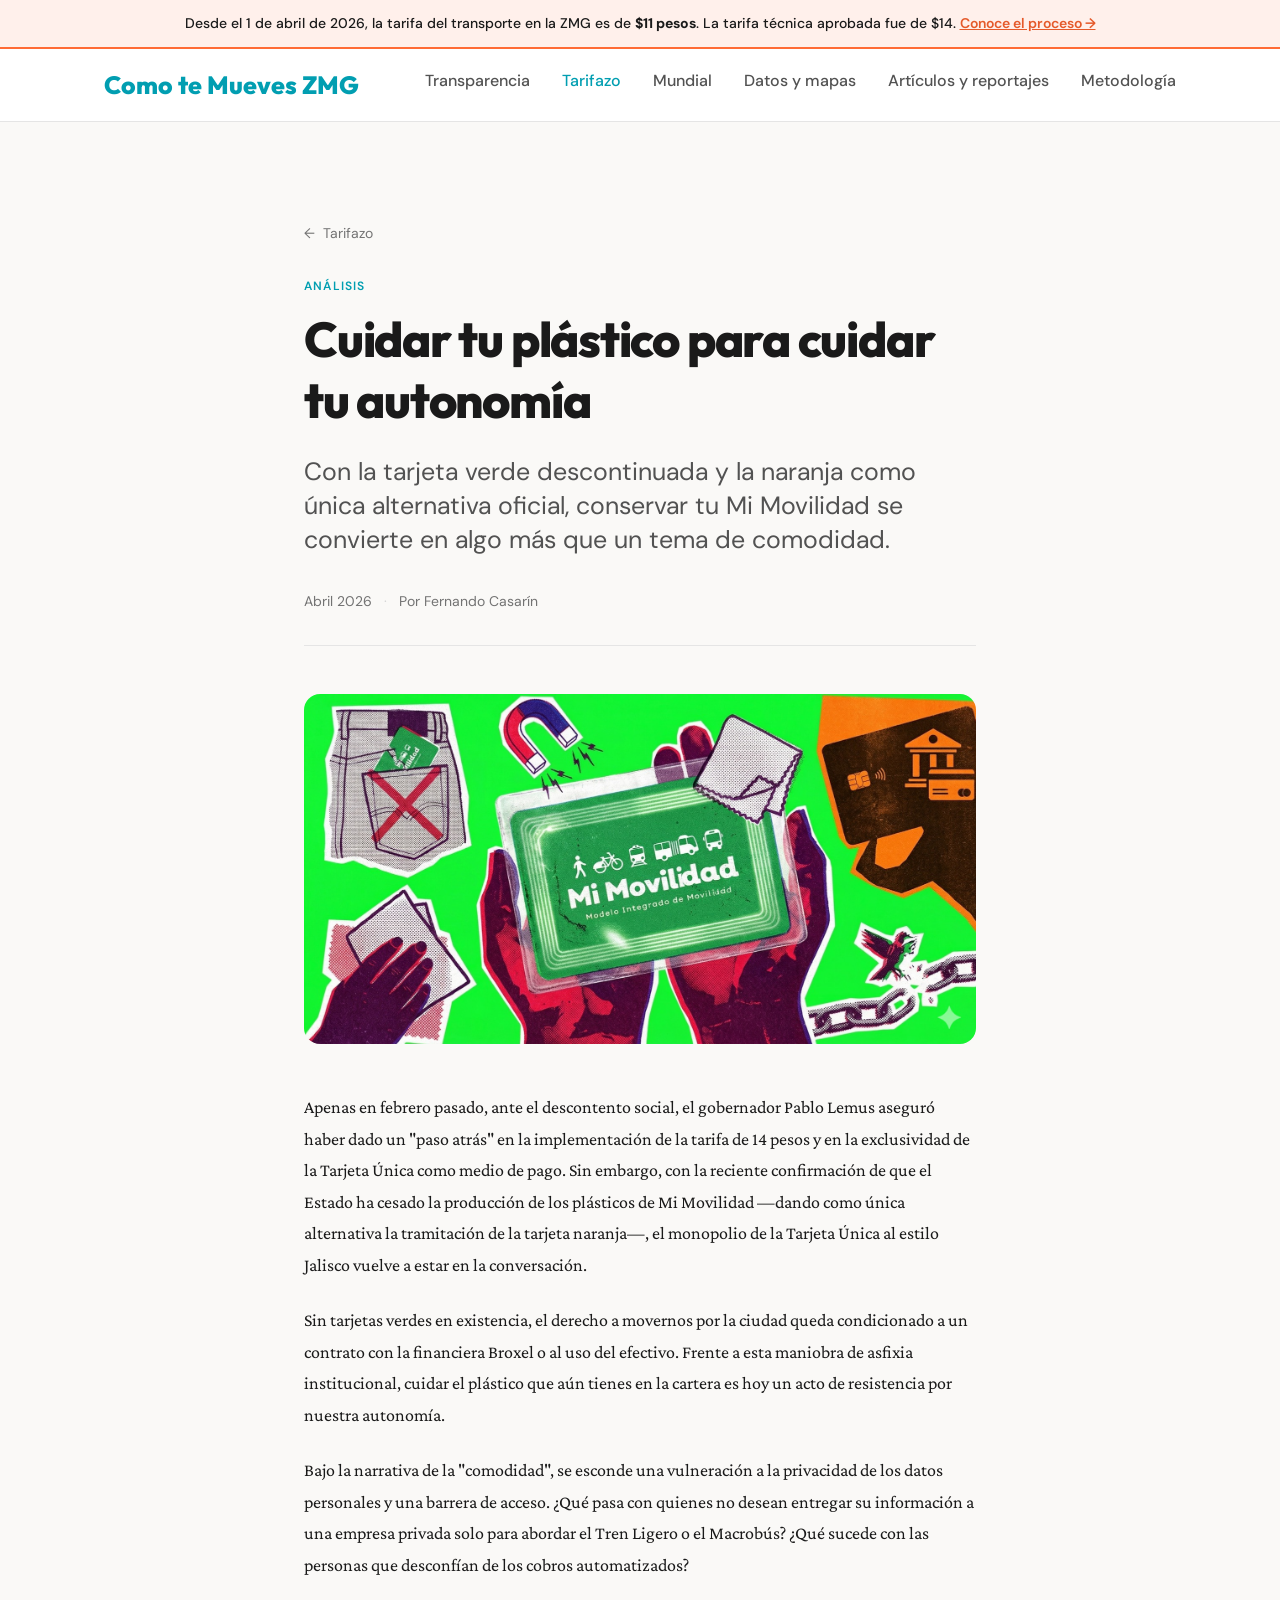
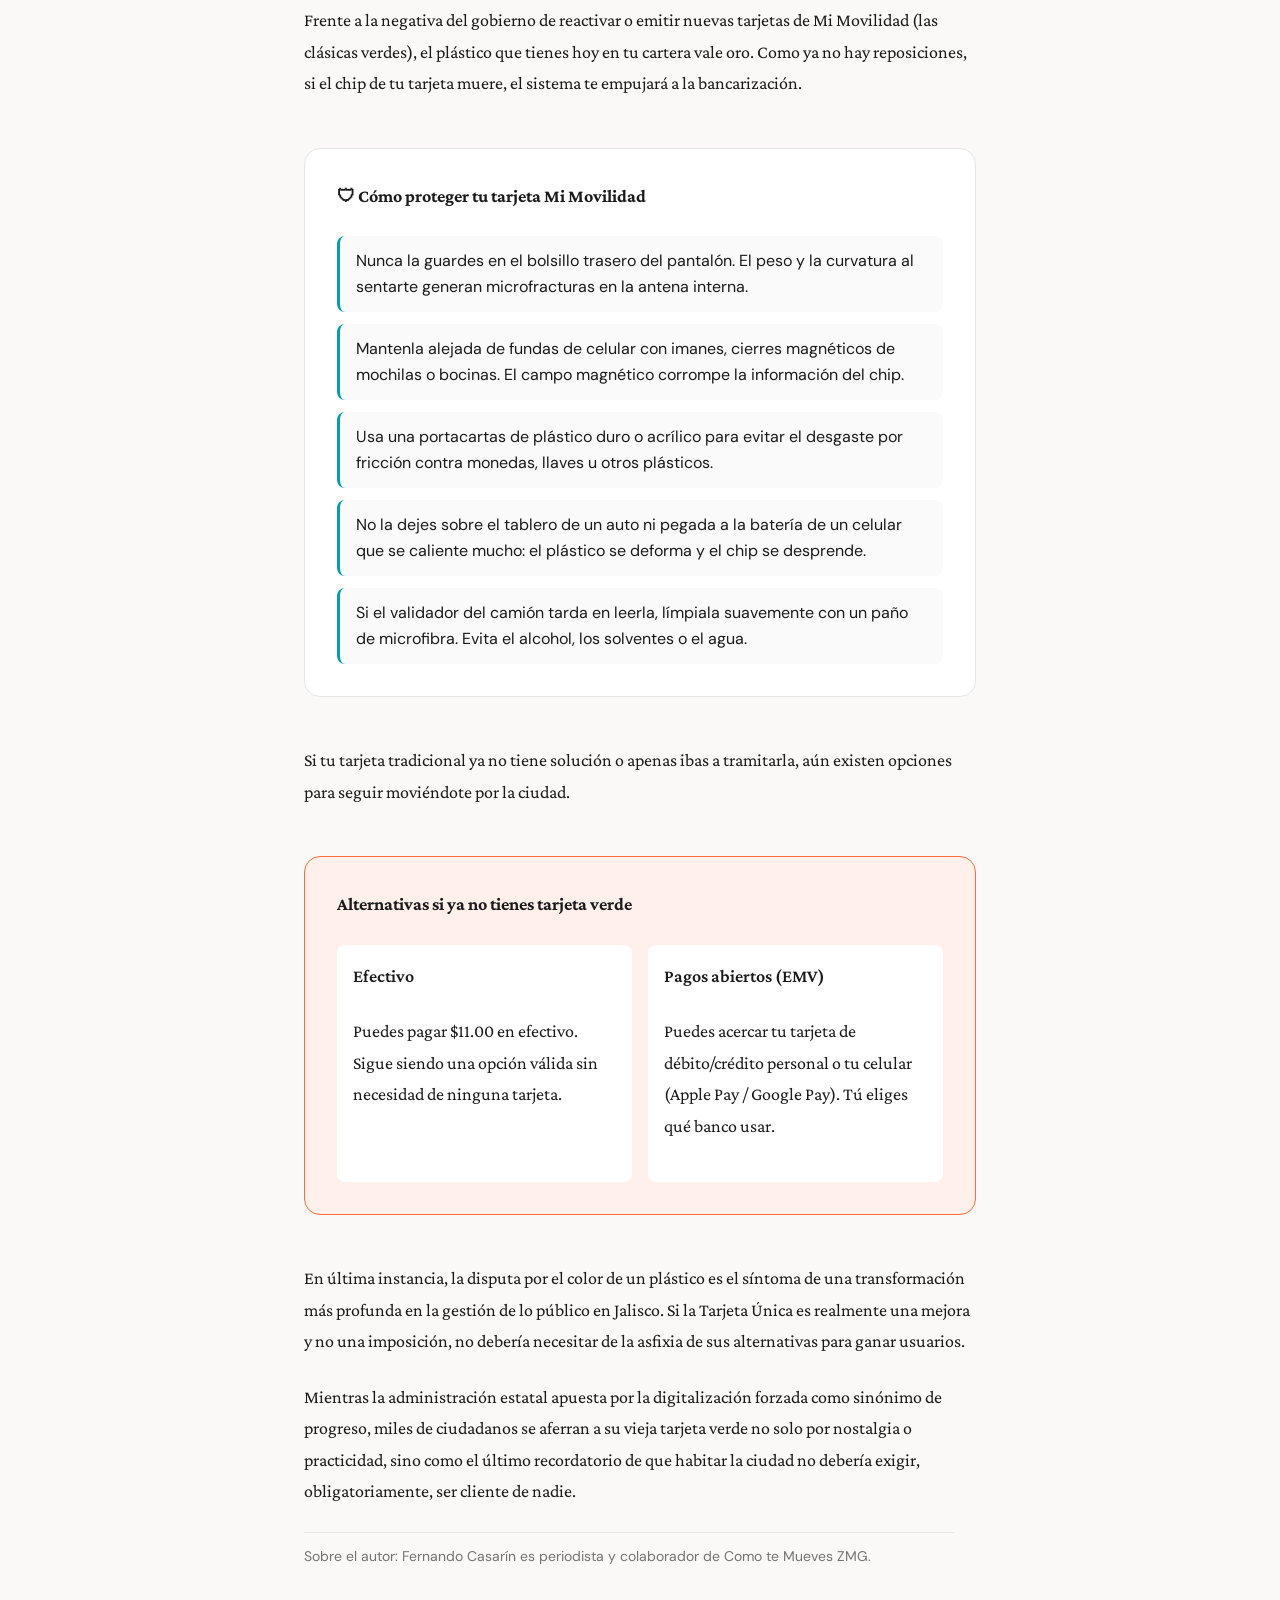
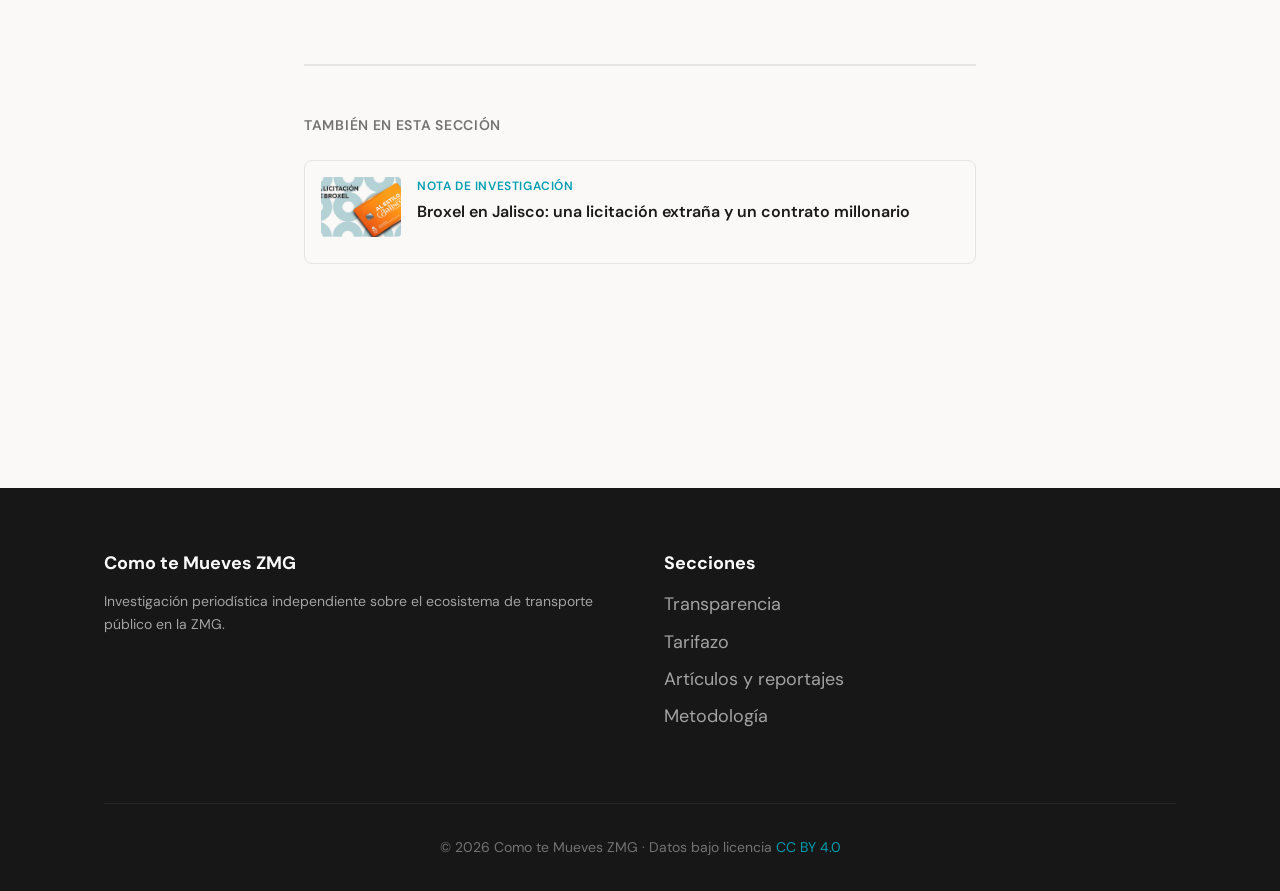
<file: v3/articulo-plastico.html>
<!DOCTYPE html>
<html lang="es">
<head>
  <meta charset="UTF-8" />
  <meta name="viewport" content="width=device-width, initial-scale=1.0" />
  <title>Cuidar tu plástico para cuidar tu autonomía — Como te Mueves ZMG</title>
  <meta name="description" content="Con la tarjeta verde descontinuada, conservar tu Mi Movilidad se convierte en algo más que comodidad. Por Fernando Casarín." />

  <link rel="preconnect" href="https://fonts.googleapis.com" />
  <link rel="preconnect" href="https://fonts.gstatic.com" crossorigin />
  <link href="https://fonts.googleapis.com/css2?family=Outfit:wght@700;800&family=DM+Sans:ital,wght@0,400;0,500;0,600;0,700;1,400&family=Crimson+Pro:ital,wght@0,400;0,600;1,400&display=swap" rel="stylesheet" />

  <link rel="stylesheet" href="design-tokens_2.css" />
  <link rel="stylesheet" href="base_2.css" />
  <link rel="stylesheet" href="components_2.css" />

  <style>
    .alert-band {
      background-color: var(--accent-light);
      border-bottom: 2px solid var(--accent);
      padding: var(--space-3) 0;
      text-align: center;
    }
    .alert-band p {
      font-family: var(--font-heading);
      font-size: var(--text-sm);
      font-weight: var(--weight-medium);
      color: var(--text-primary);
      margin: 0;
      max-width: none;
    }
    .alert-band a { color: var(--accent-dark); font-weight: var(--weight-semibold); text-decoration: underline; }

    .article-wrapper {
      max-width: 720px;
      margin: 0 auto;
      padding: var(--space-9) var(--space-5);
    }

    .back-link {
      display: inline-flex;
      align-items: center;
      gap: var(--space-2);
      font-family: var(--font-heading);
      font-size: var(--text-sm);
      color: var(--text-tertiary);
      margin-bottom: var(--space-6);
      text-decoration: none;
    }
    .back-link:hover { color: var(--primary); text-decoration: none; }
    .back-link::before { content: '←'; }

    .article-type {
      font-family: var(--font-heading);
      font-size: var(--text-xs);
      font-weight: var(--weight-semibold);
      color: var(--primary);
      text-transform: uppercase;
      letter-spacing: var(--tracking-widest);
      margin-bottom: var(--space-3);
    }

    .article-title {
      font-family: var(--font-display);
      font-size: var(--text-5xl);
      font-weight: var(--weight-extrabold);
      line-height: var(--leading-tight);
      color: var(--text-primary);
      margin-bottom: var(--space-5);
      letter-spacing: var(--tracking-tight);
    }

    .article-deck {
      font-family: var(--font-heading);
      font-size: var(--text-2xl);
      font-weight: var(--weight-normal);
      color: var(--text-secondary);
      line-height: var(--leading-snug);
      margin-bottom: var(--space-6);
    }

    .article-meta {
      display: flex;
      align-items: center;
      gap: var(--space-3);
      font-family: var(--font-heading);
      font-size: var(--text-sm);
      color: var(--text-tertiary);
      padding-bottom: var(--space-6);
      border-bottom: 1px solid var(--gray-200);
      margin-bottom: var(--space-7);
    }

    .article-meta-dot { color: var(--gray-300); }

    .article-hero-img {
      width: 100%;
      border-radius: var(--border-radius-lg);
      margin-bottom: var(--space-7);
      display: block;
    }

    .article-body p {
      font-family: var(--font-body);
      font-size: var(--text-lg);
      line-height: 1.75;
      color: var(--text-primary);
      margin-bottom: var(--space-5);
      max-width: none;
    }

    .article-body strong { font-weight: var(--weight-bold); }

    /* Caja de consejos prácticos */
    .tips-box {
      background: var(--surface);
      border: 1px solid var(--gray-200);
      border-radius: var(--border-radius-lg);
      padding: var(--space-6);
      margin: var(--space-7) 0;
    }

    .tips-box-title {
      font-family: var(--font-heading);
      font-size: var(--text-base);
      font-weight: var(--weight-bold);
      color: var(--text-primary);
      margin-bottom: var(--space-4);
      display: flex;
      align-items: center;
      gap: var(--space-2);
    }

    .tips-list {
      list-style: none;
      padding: 0;
      margin: 0;
      display: flex;
      flex-direction: column;
      gap: var(--space-3);
    }

    .tips-list li {
      font-family: var(--font-heading);
      font-size: var(--text-base);
      color: var(--text-primary);
      line-height: var(--leading-relaxed);
      padding: var(--space-3) var(--space-4);
      background: var(--gray-50);
      border-radius: var(--border-radius);
      border-left: 3px solid var(--primary);
      margin: 0;
    }

    /* Alternativas de pago */
    .alternatives-box {
      background: var(--accent-light);
      border: 1px solid var(--accent);
      border-radius: var(--border-radius-lg);
      padding: var(--space-6);
      margin: var(--space-7) 0;
    }

    .alternatives-box-title {
      font-family: var(--font-heading);
      font-size: var(--text-base);
      font-weight: var(--weight-bold);
      color: var(--accent-dark);
      margin-bottom: var(--space-4);
    }

    .alternatives-grid {
      display: grid;
      grid-template-columns: repeat(2, 1fr);
      gap: var(--space-4);
    }

    @media (max-width: 520px) {
      .alternatives-grid { grid-template-columns: 1fr; }
    }

    .alt-item {
      background: var(--surface);
      border-radius: var(--border-radius);
      padding: var(--space-4);
    }

    .alt-item-name {
      font-family: var(--font-heading);
      font-size: var(--text-sm);
      font-weight: var(--weight-semibold);
      color: var(--text-primary);
      margin-bottom: var(--space-1);
    }

    .alt-item-desc {
      font-family: var(--font-heading);
      font-size: var(--text-sm);
      color: var(--text-secondary);
      line-height: var(--leading-normal);
      margin: 0;
    }

    .source-note {
      font-family: var(--font-heading);
      font-size: var(--text-sm);
      color: var(--text-tertiary);
      border-top: 1px solid var(--gray-200);
      padding-top: var(--space-3);
      margin-top: var(--space-5);
    }

    .related-section {
      border-top: 2px solid var(--gray-200);
      margin-top: var(--space-9);
      padding-top: var(--space-7);
    }

    .related-title {
      font-family: var(--font-heading);
      font-size: var(--text-sm);
      font-weight: var(--weight-semibold);
      color: var(--text-tertiary);
      text-transform: uppercase;
      letter-spacing: var(--tracking-wider);
      margin-bottom: var(--space-5);
    }

    .related-link {
      display: flex;
      align-items: flex-start;
      gap: var(--space-4);
      text-decoration: none;
      padding: var(--space-4);
      border-radius: var(--border-radius);
      border: 1px solid var(--gray-200);
      transition: all var(--transition-base) var(--ease-out);
    }

    .related-link:hover {
      border-color: var(--primary);
      background: var(--primary-light);
      text-decoration: none;
    }

    .related-link img {
      width: 80px;
      height: 60px;
      object-fit: cover;
      border-radius: var(--border-radius-sm);
      flex-shrink: 0;
    }

    .related-link-type {
      font-family: var(--font-heading);
      font-size: var(--text-xs);
      color: var(--primary);
      font-weight: var(--weight-semibold);
      text-transform: uppercase;
      letter-spacing: var(--tracking-wider);
      margin-bottom: var(--space-1);
    }

    .related-link-title {
      font-family: var(--font-heading);
      font-size: var(--text-base);
      font-weight: var(--weight-semibold);
      color: var(--text-primary);
      line-height: var(--leading-snug);
    }
  </style>
</head>
<body>

  <div class="alert-band">
    <p>
      Desde el 1 de abril de 2026, la tarifa del transporte en la ZMG es de <strong>$11 pesos</strong>.
      La tarifa técnica aprobada fue de $14.
      <a href="tarifazo.html">Conoce el proceso →</a>
    </p>
  </div>

  <header class="site-header">
    <div class="container">
      <a href="index.html" class="site-logo">Como te Mueves ZMG</a>
      <nav class="site-nav" aria-label="Navegación principal">
        <ul>
          <li><a href="transparencia.html">Transparencia</a></li>
          <li><a href="tarifazo.html" style="color: var(--primary);">Tarifazo</a></li>
          <li><a href="mundial.html">Mundial</a></li>
          <li><a href="datos.html">Datos y mapas</a></li>
          <li><a href="articulos.html">Artículos y reportajes</a></li>
          <li><a href="metodologia.html">Metodología</a></li>
        </ul>
      </nav>
    </div>
  </header>

  <main>
    <article class="article-wrapper">
      <a href="tarifazo.html" class="back-link">Tarifazo</a>

      <p class="article-type">Análisis</p>
      <h1 class="article-title">Cuidar tu plástico para cuidar tu autonomía</h1>
      <p class="article-deck">
        Con la tarjeta verde descontinuada y la naranja como única alternativa oficial,
        conservar tu Mi Movilidad se convierte en algo más que un tema de comodidad.
      </p>
      <div class="article-meta">
        <span>Abril 2026</span>
        <span class="article-meta-dot">·</span>
        <span>Por Fernando Casarín</span>
      </div>

      <img
        src="imagen-cuida-tu-plastico.jpeg"
        alt="Mi Movilidad — tarjeta verde y tarjeta naranja al estilo Jalisco"
        class="article-hero-img"
      />

      <div class="article-body">

        <p>
          Apenas en febrero pasado, ante el descontento social, el gobernador Pablo Lemus aseguró haber dado
          un "paso atrás" en la implementación de la tarifa de 14 pesos y en la exclusividad de la Tarjeta Única
          como medio de pago. Sin embargo, con la reciente confirmación de que el Estado ha cesado la producción
          de los plásticos de Mi Movilidad —dando como única alternativa la tramitación de la tarjeta naranja—,
          el monopolio de la Tarjeta Única al estilo Jalisco vuelve a estar en la conversación.
        </p>

        <p>
          Sin tarjetas verdes en existencia, el derecho a movernos por la ciudad queda condicionado a un contrato
          con la financiera Broxel o al uso del efectivo. Frente a esta maniobra de asfixia institucional,
          cuidar el plástico que aún tienes en la cartera es hoy un acto de resistencia por nuestra autonomía.
        </p>

        <p>
          Bajo la narrativa de la "comodidad", se esconde una vulneración a la privacidad de los datos personales
          y una barrera de acceso. ¿Qué pasa con quienes no desean entregar su información a una empresa privada
          solo para abordar el Tren Ligero o el Macrobús? ¿Qué sucede con las personas que desconfían de los
          cobros automatizados?
        </p>

        <p>
          Frente a la negativa del gobierno de reactivar o emitir nuevas tarjetas de Mi Movilidad
          (las clásicas verdes), el plástico que tienes hoy en tu cartera vale oro.
          Como ya no hay reposiciones, si el chip de tu tarjeta muere,
          el sistema te empujará a la bancarización.
        </p>

        <!-- Consejos prácticos -->
        <div class="tips-box">
          <p class="tips-box-title">🛡 Cómo proteger tu tarjeta Mi Movilidad</p>
          <ul class="tips-list">
            <li>Nunca la guardes en el bolsillo trasero del pantalón. El peso y la curvatura al sentarte generan microfracturas en la antena interna.</li>
            <li>Mantenla alejada de fundas de celular con imanes, cierres magnéticos de mochilas o bocinas. El campo magnético corrompe la información del chip.</li>
            <li>Usa una portacartas de plástico duro o acrílico para evitar el desgaste por fricción contra monedas, llaves u otros plásticos.</li>
            <li>No la dejes sobre el tablero de un auto ni pegada a la batería de un celular que se caliente mucho: el plástico se deforma y el chip se desprende.</li>
            <li>Si el validador del camión tarda en leerla, límpiala suavemente con un paño de microfibra. Evita el alcohol, los solventes o el agua.</li>
          </ul>
        </div>

        <p>
          Si tu tarjeta tradicional ya no tiene solución o apenas ibas a tramitarla,
          aún existen opciones para seguir moviéndote por la ciudad.
        </p>

        <!-- Alternativas -->
        <div class="alternatives-box">
          <p class="alternatives-box-title">Alternativas si ya no tienes tarjeta verde</p>
          <div class="alternatives-grid">
            <div class="alt-item">
              <p class="alt-item-name">Efectivo</p>
              <p class="alt-item-desc">Puedes pagar $11.00 en efectivo. Sigue siendo una opción válida sin necesidad de ninguna tarjeta.</p>
            </div>
            <div class="alt-item">
              <p class="alt-item-name">Pagos abiertos (EMV)</p>
              <p class="alt-item-desc">Puedes acercar tu tarjeta de débito/crédito personal o tu celular (Apple Pay / Google Pay). Tú eliges qué banco usar.</p>
            </div>
          </div>
        </div>

        <p>
          En última instancia, la disputa por el color de un plástico es el síntoma de una transformación
          más profunda en la gestión de lo público en Jalisco. Si la Tarjeta Única es realmente una mejora
          y no una imposición, no debería necesitar de la asfixia de sus alternativas para ganar usuarios.
        </p>

        <p>
          Mientras la administración estatal apuesta por la digitalización forzada como sinónimo de progreso,
          miles de ciudadanos se aferran a su vieja tarjeta verde no solo por nostalgia o practicidad,
          sino como el último recordatorio de que habitar la ciudad no debería exigir, obligatoriamente,
          ser cliente de nadie.
        </p>

      </div>

      <p class="source-note">
        Sobre el autor: Fernando Casarín es periodista y colaborador de Como te Mueves ZMG.
      </p>

      <!-- Relacionado -->
      <nav class="related-section" aria-label="Artículos relacionados">
        <p class="related-title">También en esta sección</p>
        <a href="articulo-broxel.html" class="related-link">
          <img src="imagen_contrato_broxel.png" alt="La licitación de Broxel" />
          <div>
            <p class="related-link-type">Nota de investigación</p>
            <p class="related-link-title">Broxel en Jalisco: una licitación extraña y un contrato millonario</p>
          </div>
        </a>
      </nav>

    </article>
  </main>

  <footer class="site-footer">
    <div class="container">
      <div class="footer-content">
        <div class="footer-section">
          <h4>Como te Mueves ZMG</h4>
          <p style="font-family: var(--font-heading); font-size: var(--text-sm); color: var(--gray-400); line-height: var(--leading-relaxed); max-width: none;">
            Investigación periodística independiente sobre el ecosistema de transporte público en la ZMG.
          </p>
        </div>
        <div class="footer-section">
          <h4>Secciones</h4>
          <ul>
            <li><a href="transparencia.html">Transparencia</a></li>
            <li><a href="tarifazo.html">Tarifazo</a></li>
            <li><a href="articulos.html">Artículos y reportajes</a></li>
            <li><a href="metodologia.html">Metodología</a></li>
          </ul>
        </div>
      </div>
      <div class="footer-bottom">
        © 2026 Como te Mueves ZMG · Datos bajo licencia <a href="https://creativecommons.org/licenses/by/4.0/" style="color: var(--primary);">CC BY 4.0</a>
      </div>
    </div>
  </footer>

</body>
</html>
</file>
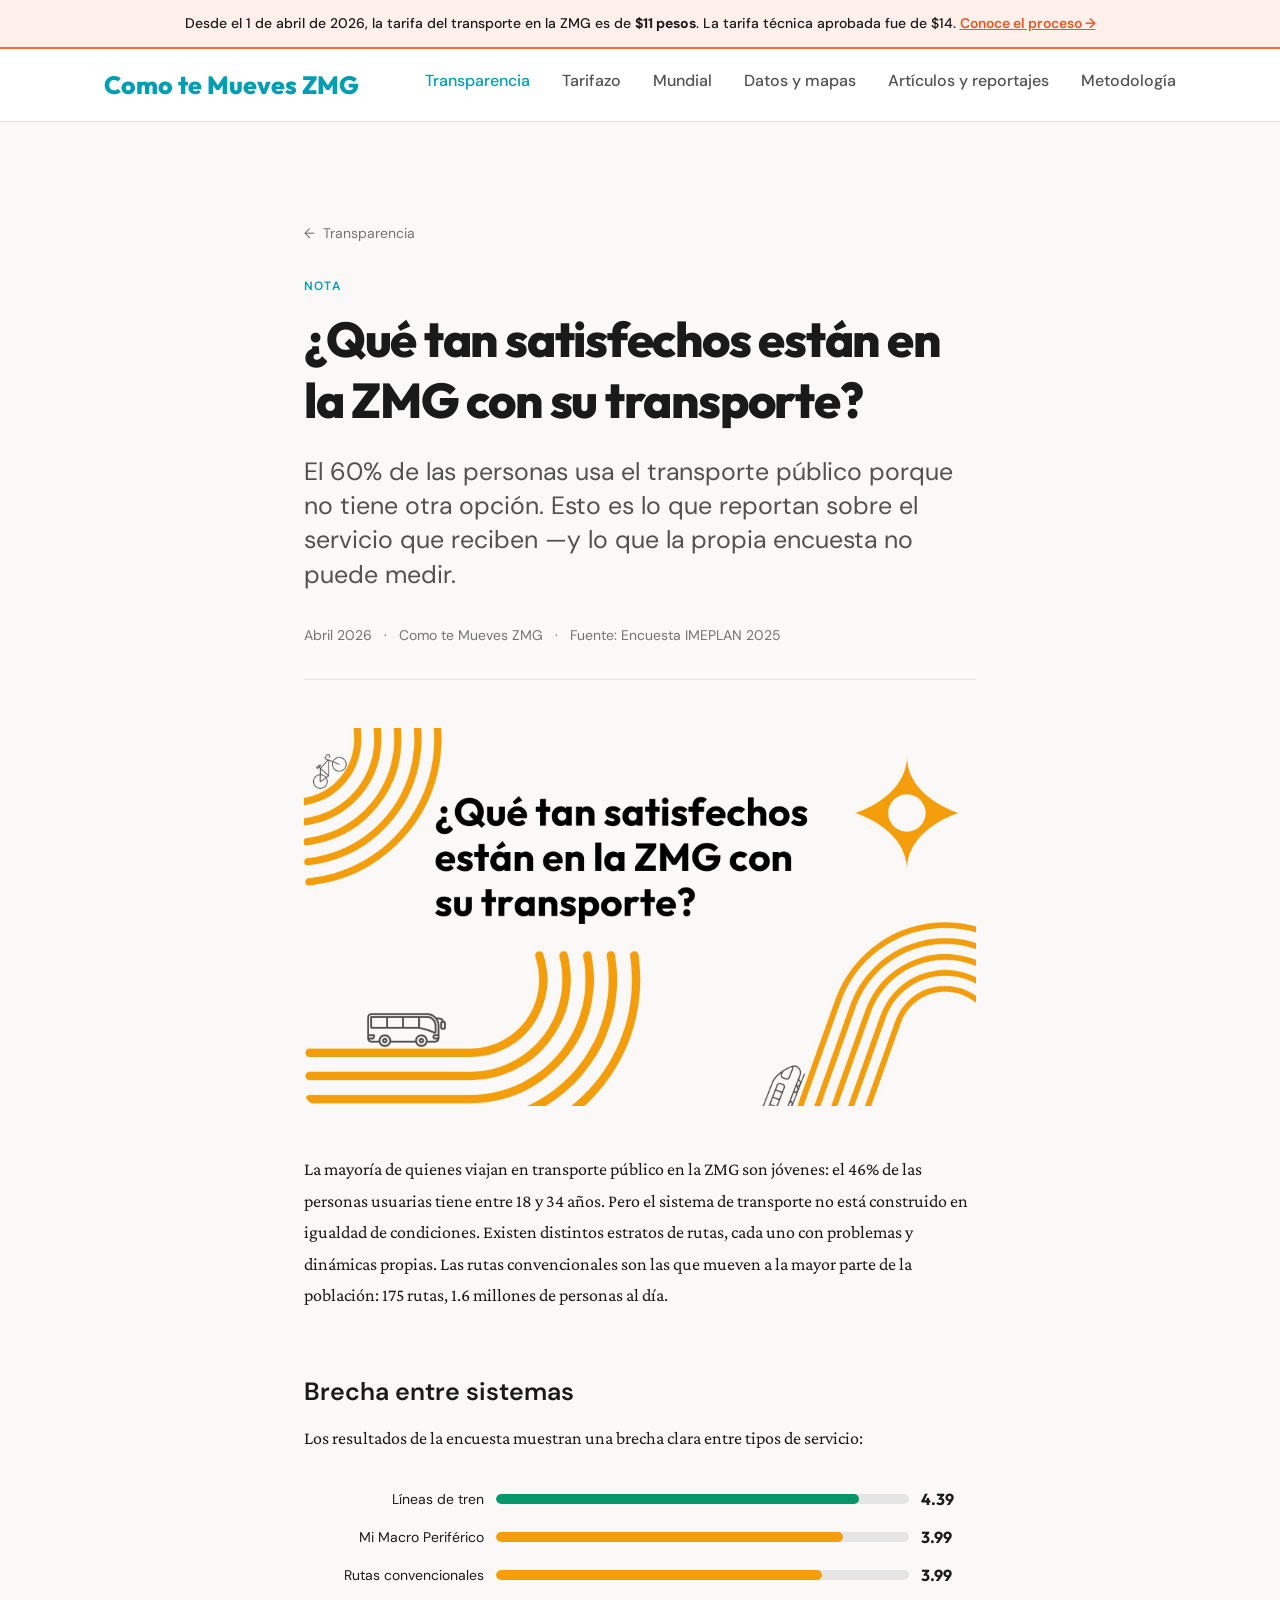
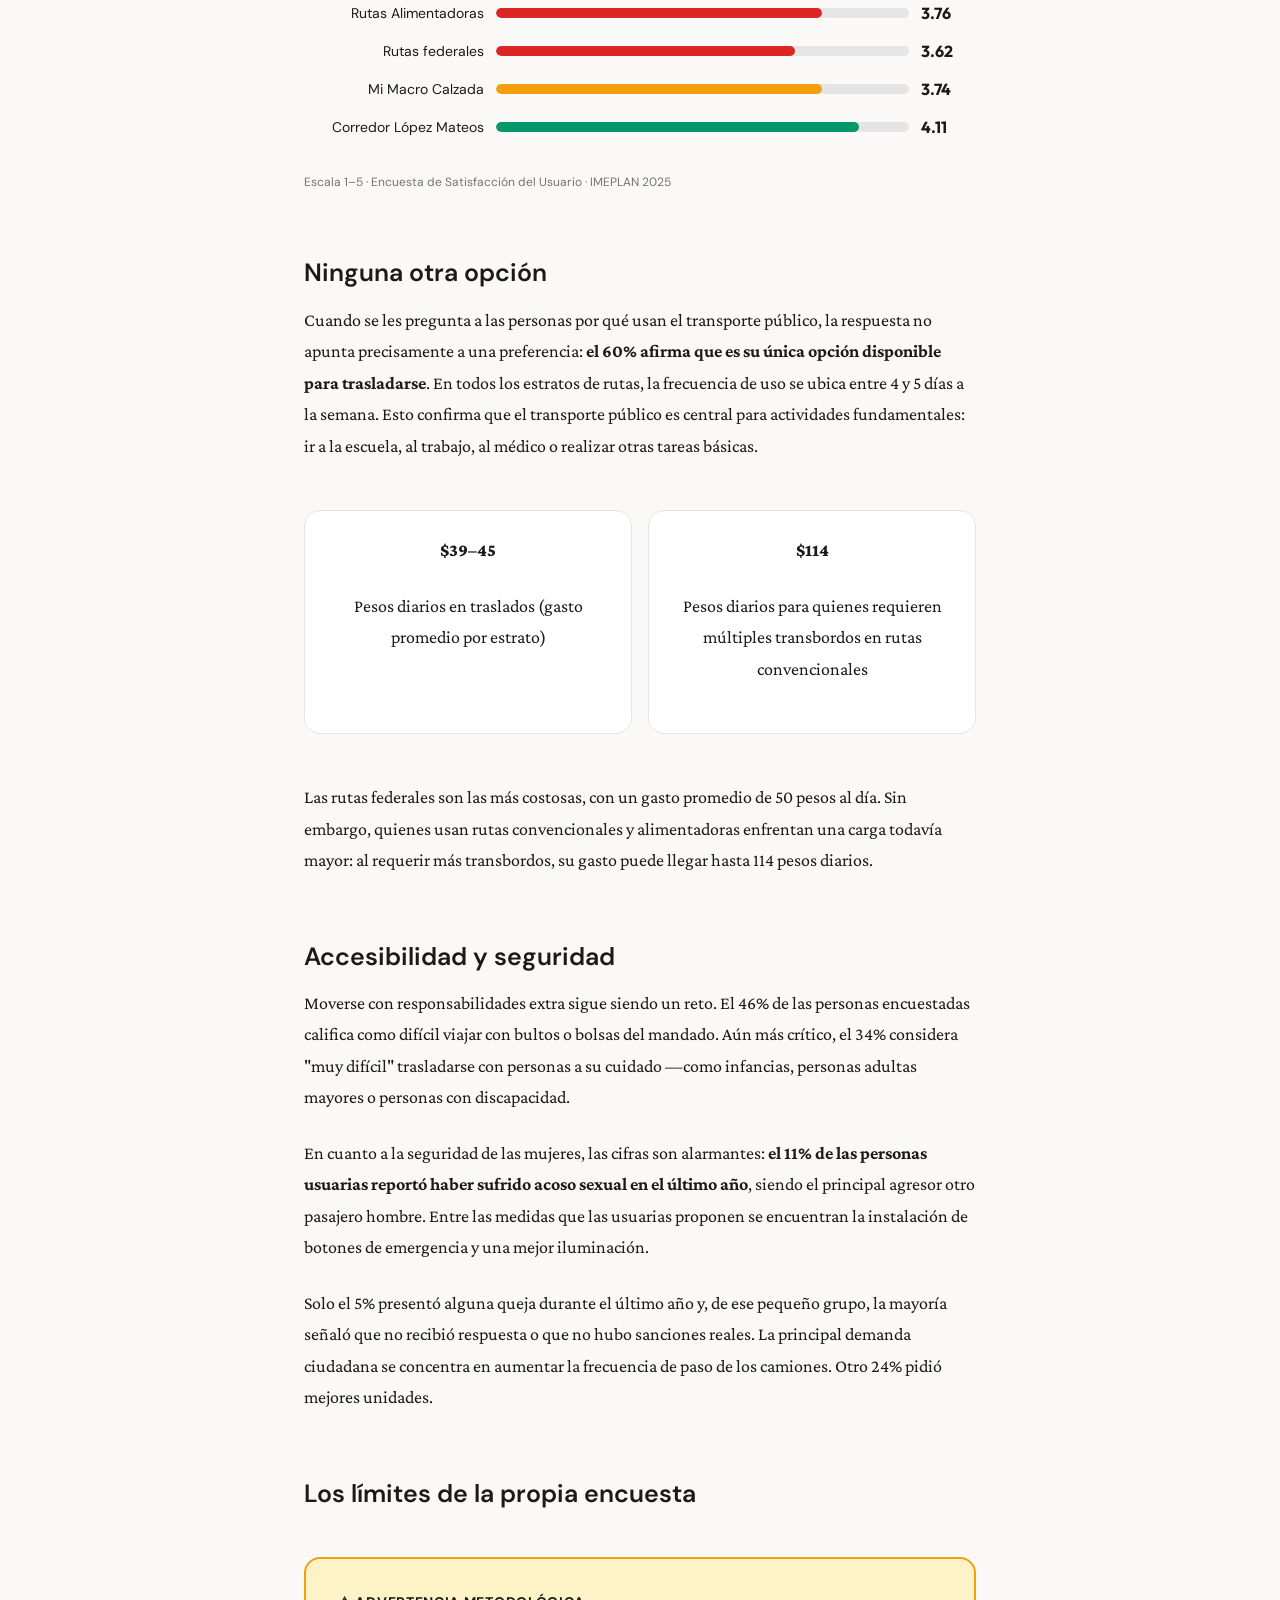
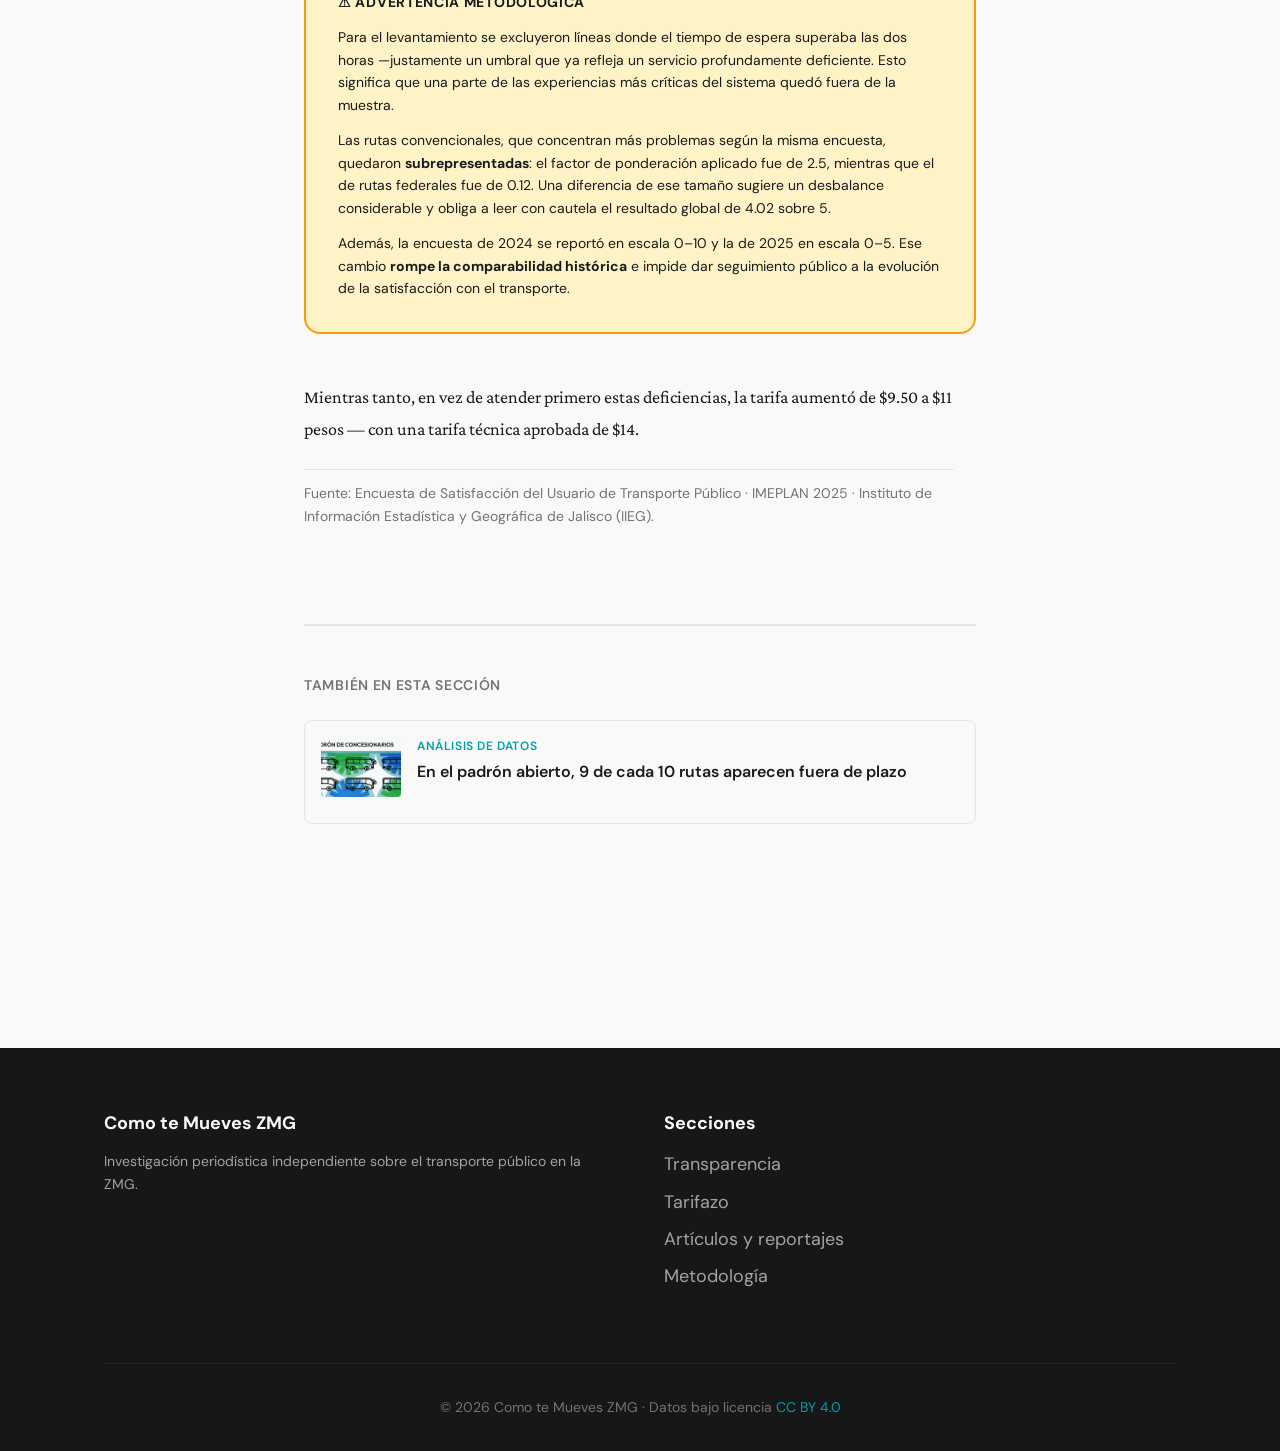
<file: v3/articulo-satisfaccion.html>
<!DOCTYPE html>
<html lang="es">

<head>
  <meta charset="UTF-8" />
  <meta name="viewport" content="width=device-width, initial-scale=1.0" />
  <title>¿Qué tan satisfechos están en la ZMG con su transporte? — Como te Mueves ZMG</title>
  <meta name="description"
    content="El 60% de las personas usa el transporte porque no tiene otra opción. Los resultados de la encuesta de IMEPLAN 2025 y sus límites metodológicos." />

  <link rel="preconnect" href="https://fonts.googleapis.com" />
  <link rel="preconnect" href="https://fonts.gstatic.com" crossorigin />
  <link
    href="https://fonts.googleapis.com/css2?family=Outfit:wght@700;800&family=DM+Sans:ital,wght@0,400;0,500;0,600;0,700;1,400&family=Crimson+Pro:ital,wght@0,400;0,600;1,400&display=swap"
    rel="stylesheet" />

  <link rel="stylesheet" href="design-tokens_2.css" />
  <link rel="stylesheet" href="base_2.css" />
  <link rel="stylesheet" href="components_2.css" />

  <style>
    .alert-band {
      background-color: var(--accent-light);
      border-bottom: 2px solid var(--accent);
      padding: var(--space-3) 0;
      text-align: center;
    }

    .alert-band p {
      font-family: var(--font-heading);
      font-size: var(--text-sm);
      font-weight: var(--weight-medium);
      color: var(--text-primary);
      margin: 0;
      max-width: none;
    }

    .alert-band a {
      color: var(--accent-dark);
      font-weight: var(--weight-semibold);
      text-decoration: underline;
    }

    .article-wrapper {
      max-width: 720px;
      margin: 0 auto;
      padding: var(--space-9) var(--space-5);
    }

    .back-link {
      display: inline-flex;
      align-items: center;
      gap: var(--space-2);
      font-family: var(--font-heading);
      font-size: var(--text-sm);
      color: var(--text-tertiary);
      margin-bottom: var(--space-6);
      text-decoration: none;
    }

    .back-link:hover {
      color: var(--primary);
      text-decoration: none;
    }

    .back-link::before {
      content: '←';
    }

    .article-type {
      font-family: var(--font-heading);
      font-size: var(--text-xs);
      font-weight: var(--weight-semibold);
      color: var(--primary);
      text-transform: uppercase;
      letter-spacing: var(--tracking-widest);
      margin-bottom: var(--space-3);
    }

    .article-title {
      font-family: var(--font-display);
      font-size: var(--text-5xl);
      font-weight: var(--weight-extrabold);
      line-height: var(--leading-tight);
      color: var(--text-primary);
      margin-bottom: var(--space-5);
      letter-spacing: var(--tracking-tight);
    }

    .article-deck {
      font-family: var(--font-heading);
      font-size: var(--text-2xl);
      font-weight: var(--weight-normal);
      color: var(--text-secondary);
      line-height: var(--leading-snug);
      margin-bottom: var(--space-6);
    }

    .article-meta {
      display: flex;
      align-items: center;
      gap: var(--space-3);
      font-family: var(--font-heading);
      font-size: var(--text-sm);
      color: var(--text-tertiary);
      padding-bottom: var(--space-6);
      border-bottom: 1px solid var(--gray-200);
      margin-bottom: var(--space-7);
    }

    .article-hero-img {
      width: 100%;
      border-radius: var(--border-radius-lg);
      margin-bottom: var(--space-7);
      display: block;
    }

    .article-body p {
      font-family: var(--font-body);
      font-size: var(--text-lg);
      line-height: 1.75;
      color: var(--text-primary);
      margin-bottom: var(--space-5);
      max-width: none;
    }

    .article-body strong {
      font-weight: var(--weight-bold);
    }

    .article-body h3 {
      font-family: var(--font-heading);
      font-size: var(--text-2xl);
      font-weight: var(--weight-semibold);
      color: var(--text-primary);
      margin: var(--space-8) 0 var(--space-4);
    }

    /* Barras de satisfacción */
    .sat-chart {
      margin: var(--space-6) 0;
    }

    .sat-row {
      display: grid;
      grid-template-columns: 180px 1fr 55px;
      align-items: center;
      gap: var(--space-3);
      margin-bottom: var(--space-3);
    }

    @media (max-width: 560px) {
      .sat-row {
        grid-template-columns: 120px 1fr 45px;
      }
    }

    .sat-label {
      font-family: var(--font-heading);
      font-size: var(--text-sm);
      color: var(--text-primary);
      text-align: right;
    }

    .sat-bar-track {
      height: 10px;
      background: var(--gray-200);
      border-radius: 5px;
      overflow: hidden;
    }

    .sat-bar-fill {
      height: 100%;
      border-radius: 5px;
    }

    .sat-score {
      font-family: var(--font-display);
      font-size: var(--text-base);
      font-weight: var(--weight-bold);
      color: var(--text-primary);
    }

    /* Stats inline */
    .inline-stats {
      display: grid;
      grid-template-columns: repeat(2, 1fr);
      gap: var(--space-4);
      margin: var(--space-7) 0;
    }

    @media (max-width: 520px) {
      .inline-stats {
        grid-template-columns: 1fr;
      }
    }

    .inline-stat {
      background: var(--surface);
      border: 1px solid var(--gray-200);
      border-radius: var(--border-radius-lg);
      padding: var(--space-5);
      text-align: center;
    }

    .inline-stat-num {
      font-family: var(--font-display);
      font-size: var(--text-4xl);
      font-weight: var(--weight-extrabold);
      color: var(--primary);
      line-height: 1;
      margin-bottom: var(--space-1);
    }

    .inline-stat-label {
      font-family: var(--font-heading);
      font-size: var(--text-sm);
      color: var(--text-secondary);
    }

    /* Caja de advertencia metodológica */
    .method-warning {
      background: #fef3c7;
      border: 2px solid var(--warning);
      border-radius: var(--border-radius-lg);
      padding: var(--space-6);
      margin: var(--space-7) 0;
    }

    .method-warning-title {
      font-family: var(--font-heading);
      font-size: var(--text-sm);
      font-weight: var(--weight-bold);
      color: #92400e;
      text-transform: uppercase;
      letter-spacing: var(--tracking-wider);
      margin-bottom: var(--space-3);
    }

    .method-warning p {
      font-family: var(--font-heading);
      font-size: var(--text-sm);
      color: var(--text-primary);
      line-height: var(--leading-relaxed);
      margin: 0 0 var(--space-3);
    }

    .method-warning p:last-child {
      margin: 0;
    }

    .source-note {
      font-family: var(--font-heading);
      font-size: var(--text-sm);
      color: var(--text-tertiary);
      border-top: 1px solid var(--gray-200);
      padding-top: var(--space-3);
      margin-top: var(--space-5);
    }

    .related-section {
      border-top: 2px solid var(--gray-200);
      margin-top: var(--space-9);
      padding-top: var(--space-7);
    }

    .related-title {
      font-family: var(--font-heading);
      font-size: var(--text-sm);
      font-weight: var(--weight-semibold);
      color: var(--text-tertiary);
      text-transform: uppercase;
      letter-spacing: var(--tracking-wider);
      margin-bottom: var(--space-5);
    }

    .related-link {
      display: flex;
      align-items: flex-start;
      gap: var(--space-4);
      text-decoration: none;
      padding: var(--space-4);
      border-radius: var(--border-radius);
      border: 1px solid var(--gray-200);
      transition: all var(--transition-base) var(--ease-out);
    }

    .related-link:hover {
      border-color: var(--primary);
      background: var(--primary-light);
      text-decoration: none;
    }

    .related-link img {
      width: 80px;
      height: 60px;
      object-fit: cover;
      border-radius: var(--border-radius-sm);
      flex-shrink: 0;
    }

    .related-link-type {
      font-family: var(--font-heading);
      font-size: var(--text-xs);
      color: var(--primary);
      font-weight: var(--weight-semibold);
      text-transform: uppercase;
      letter-spacing: var(--tracking-wider);
      margin-bottom: var(--space-1);
    }

    .related-link-title {
      font-family: var(--font-heading);
      font-size: var(--text-base);
      font-weight: var(--weight-semibold);
      color: var(--text-primary);
      line-height: var(--leading-snug);
    }
  </style>
</head>

<body>

  <div class="alert-band">
    <p>Desde el 1 de abril de 2026, la tarifa del transporte en la ZMG es de <strong>$11 pesos</strong>. La tarifa
      técnica aprobada fue de $14. <a href="tarifazo.html">Conoce el proceso →</a></p>
  </div>

  <header class="site-header">
    <div class="container">
      <a href="index.html" class="site-logo">Como te Mueves ZMG</a>
      <nav class="site-nav" aria-label="Navegación principal">
        <ul>
          <li><a href="transparencia.html" style="color: var(--primary);">Transparencia</a></li>
          <li><a href="tarifazo.html">Tarifazo</a></li>
          <li><a href="mundial.html">Mundial</a></li>
          <li><a href="datos.html">Datos y mapas</a></li>
          <li><a href="articulos.html">Artículos y reportajes</a></li>
          <li><a href="metodologia.html">Metodología</a></li>
        </ul>
      </nav>
    </div>
  </header>

  <main>
    <article class="article-wrapper">
      <a href="transparencia.html" class="back-link">Transparencia</a>

      <p class="article-type">Nota</p>
      <h1 class="article-title">¿Qué tan satisfechos están en la ZMG con su transporte?</h1>
      <p class="article-deck">
        El 60% de las personas usa el transporte público porque no tiene otra opción.
        Esto es lo que reportan sobre el servicio que reciben —y lo que la propia encuesta no puede medir.
      </p>
      <div class="article-meta">
        <span>Abril 2026</span>
        <span>·</span>
        <span>Como te Mueves ZMG</span>
        <span>·</span>
        <span>Fuente: Encuesta IMEPLAN 2025</span>
      </div>

      <img src="imagen-nota-encuesta-satisfaccion.png" alt="¿Qué tan satisfechos están en la ZMG con su transporte?"
        class="article-hero-img" />

      <div class="article-body">

        <p>
          La mayoría de quienes viajan en transporte público en la ZMG son jóvenes:
          el 46% de las personas usuarias tiene entre 18 y 34 años. Pero el sistema de transporte
          no está construido en igualdad de condiciones. Existen distintos estratos de rutas,
          cada uno con problemas y dinámicas propias. Las rutas convencionales son las que mueven
          a la mayor parte de la población: 175 rutas, 1.6 millones de personas al día.
        </p>

        <h3>Brecha entre sistemas</h3>

        <p>Los resultados de la encuesta muestran una brecha clara entre tipos de servicio:</p>

        <!-- Barras de satisfacción -->
        <div class="sat-chart">
          <div class="sat-row">
            <span class="sat-label">Líneas de tren</span>
            <div class="sat-bar-track">
              <div class="sat-bar-fill" style="width:87.8%;background:var(--success)"></div>
            </div>
            <span class="sat-score">4.39</span>
          </div>
          <div class="sat-row">
            <span class="sat-label">Mi Macro Periférico</span>
            <div class="sat-bar-track">
              <div class="sat-bar-fill" style="width:84%;background:var(--warning)"></div>
            </div>
            <span class="sat-score">3.99</span>
          </div>
          <div class="sat-row">
            <span class="sat-label">Rutas convencionales</span>
            <div class="sat-bar-track">
              <div class="sat-bar-fill" style="width:79%;background:var(--warning)"></div>
            </div>
            <span class="sat-score">3.99</span>
          </div>
          <div class="sat-row">
            <span class="sat-label">Rutas Alimentadoras</span>
            <div class="sat-bar-track">
              <div class="sat-bar-fill" style="width:79%;background:var(--danger)"></div>
            </div>
            <span class="sat-score">3.76</span>
          </div>
          <div class="sat-row">
            <span class="sat-label">Rutas federales</span>
            <div class="sat-bar-track">
              <div class="sat-bar-fill" style="width:72.4%;background:var(--danger)"></div>
            </div>
            <span class="sat-score">3.62</span>
          </div>
          <div class="sat-row">
            <span class="sat-label">Mi Macro Calzada</span>
            <div class="sat-bar-track">
              <div class="sat-bar-fill" style="width:79%;background:var(--warning)"></div>
            </div>
            <span class="sat-score">3.74</span>
          </div>
          <div class="sat-row">
            <span class="sat-label">Corredor López Mateos</span>
            <div class="sat-bar-track">
              <div class="sat-bar-fill" style="width:87.8%;background:var(--success)"></div>
            </div>
            <span class="sat-score">4.11</span>
          </div>
        </div>
        <p
          style="font-family:var(--font-heading);font-size:var(--text-xs);color:var(--text-tertiary);margin-top:-var(--space-3)">
          Escala 1–5 · Encuesta de Satisfacción del Usuario · IMEPLAN 2025</p>

        <h3>Ninguna otra opción</h3>

        <p>
          Cuando se les pregunta a las personas por qué usan el transporte público,
          la respuesta no apunta precisamente a una preferencia:
          <strong>el 60% afirma que es su única opción disponible para trasladarse</strong>.
          En todos los estratos de rutas, la frecuencia de uso se ubica entre 4 y 5 días a la semana.
          Esto confirma que el transporte público es central para actividades fundamentales:
          ir a la escuela, al trabajo, al médico o realizar otras tareas básicas.
        </p>

        <div class="inline-stats">
          <div class="inline-stat">
            <p class="inline-stat-num">$39–45</p>
            <p class="inline-stat-label">Pesos diarios en traslados (gasto promedio por estrato)</p>
          </div>
          <div class="inline-stat">
            <p class="inline-stat-num">$114</p>
            <p class="inline-stat-label">Pesos diarios para quienes requieren múltiples transbordos en rutas
              convencionales</p>
          </div>
        </div>

        <p>
          Las rutas federales son las más costosas, con un gasto promedio de 50 pesos al día.
          Sin embargo, quienes usan rutas convencionales y alimentadoras enfrentan una carga todavía mayor:
          al requerir más transbordos, su gasto puede llegar hasta 114 pesos diarios.
        </p>

        <h3>Accesibilidad y seguridad</h3>

        <p>
          Moverse con responsabilidades extra sigue siendo un reto. El 46% de las personas encuestadas
          califica como difícil viajar con bultos o bolsas del mandado. Aún más crítico,
          el 34% considera "muy difícil" trasladarse con personas a su cuidado —como infancias,
          personas adultas mayores o personas con discapacidad.
        </p>

        <p>
          En cuanto a la seguridad de las mujeres, las cifras son alarmantes:
          <strong>el 11% de las personas usuarias reportó haber sufrido acoso sexual en el último año</strong>,
          siendo el principal agresor otro pasajero hombre. Entre las medidas que las usuarias proponen
          se encuentran la instalación de botones de emergencia y una mejor iluminación.
        </p>

        <p>
          Solo el 5% presentó alguna queja durante el último año y, de ese pequeño grupo,
          la mayoría señaló que no recibió respuesta o que no hubo sanciones reales.
          La principal demanda ciudadana se concentra en aumentar la frecuencia de paso de los camiones.
          Otro 24% pidió mejores unidades.
        </p>

        <h3>Los límites de la propia encuesta</h3>

        <div class="method-warning">
          <p class="method-warning-title">⚠ Advertencia metodológica</p>
          <p>Para el levantamiento se excluyeron líneas donde el tiempo de espera superaba las dos horas —justamente un
            umbral que ya refleja un servicio profundamente deficiente. Esto significa que una parte de las experiencias
            más críticas del sistema quedó fuera de la muestra.</p>
          <p>Las rutas convencionales, que concentran más problemas según la misma encuesta, quedaron
            <strong>subrepresentadas</strong>: el factor de ponderación aplicado fue de 2.5, mientras que el de rutas
            federales fue de 0.12. Una diferencia de ese tamaño sugiere un desbalance considerable y obliga a leer con
            cautela el resultado global de 4.02 sobre 5.</p>
          <p>Además, la encuesta de 2024 se reportó en escala 0–10 y la de 2025 en escala 0–5. Ese cambio <strong>rompe
              la comparabilidad histórica</strong> e impide dar seguimiento público a la evolución de la satisfacción
            con el transporte.</p>
        </div>

        <p>
          Mientras tanto, en vez de atender primero estas deficiencias, la tarifa aumentó de $9.50 a $11 pesos —
          con una tarifa técnica aprobada de $14.
        </p>

      </div>

      <p class="source-note">Fuente: Encuesta de Satisfacción del Usuario de Transporte Público · IMEPLAN 2025 ·
        Instituto de Información Estadística y Geográfica de Jalisco (IIEG).</p>

      <nav class="related-section" aria-label="Artículos relacionados">
        <p class="related-title">También en esta sección</p>
        <a href="articulo-padron.html" class="related-link">
          <img src="imagen-concesionarios.png" alt="Padrón de concesionarios" />
          <div>
            <p class="related-link-type">Análisis de datos</p>
            <p class="related-link-title">En el padrón abierto, 9 de cada 10 rutas aparecen fuera de plazo</p>
          </div>
        </a>
      </nav>

    </article>
  </main>

  <footer class="site-footer">
    <div class="container">
      <div class="footer-content">
        <div class="footer-section">
          <h4>Como te Mueves ZMG</h4>
          <p
            style="font-family: var(--font-heading); font-size: var(--text-sm); color: var(--gray-400); line-height: var(--leading-relaxed); max-width: none;">
            Investigación periodística independiente sobre el transporte público en la ZMG.
          </p>
        </div>
        <div class="footer-section">
          <h4>Secciones</h4>
          <ul>
            <li><a href="transparencia.html">Transparencia</a></li>
            <li><a href="tarifazo.html">Tarifazo</a></li>
            <li><a href="articulos.html">Artículos y reportajes</a></li>
            <li><a href="metodologia.html">Metodología</a></li>
          </ul>
        </div>
      </div>
      <div class="footer-bottom">
        © 2026 Como te Mueves ZMG · Datos bajo licencia <a href="https://creativecommons.org/licenses/by/4.0/"
          style="color: var(--primary);">CC BY 4.0</a>
      </div>
    </div>
  </footer>

</body>

</html>
</file>
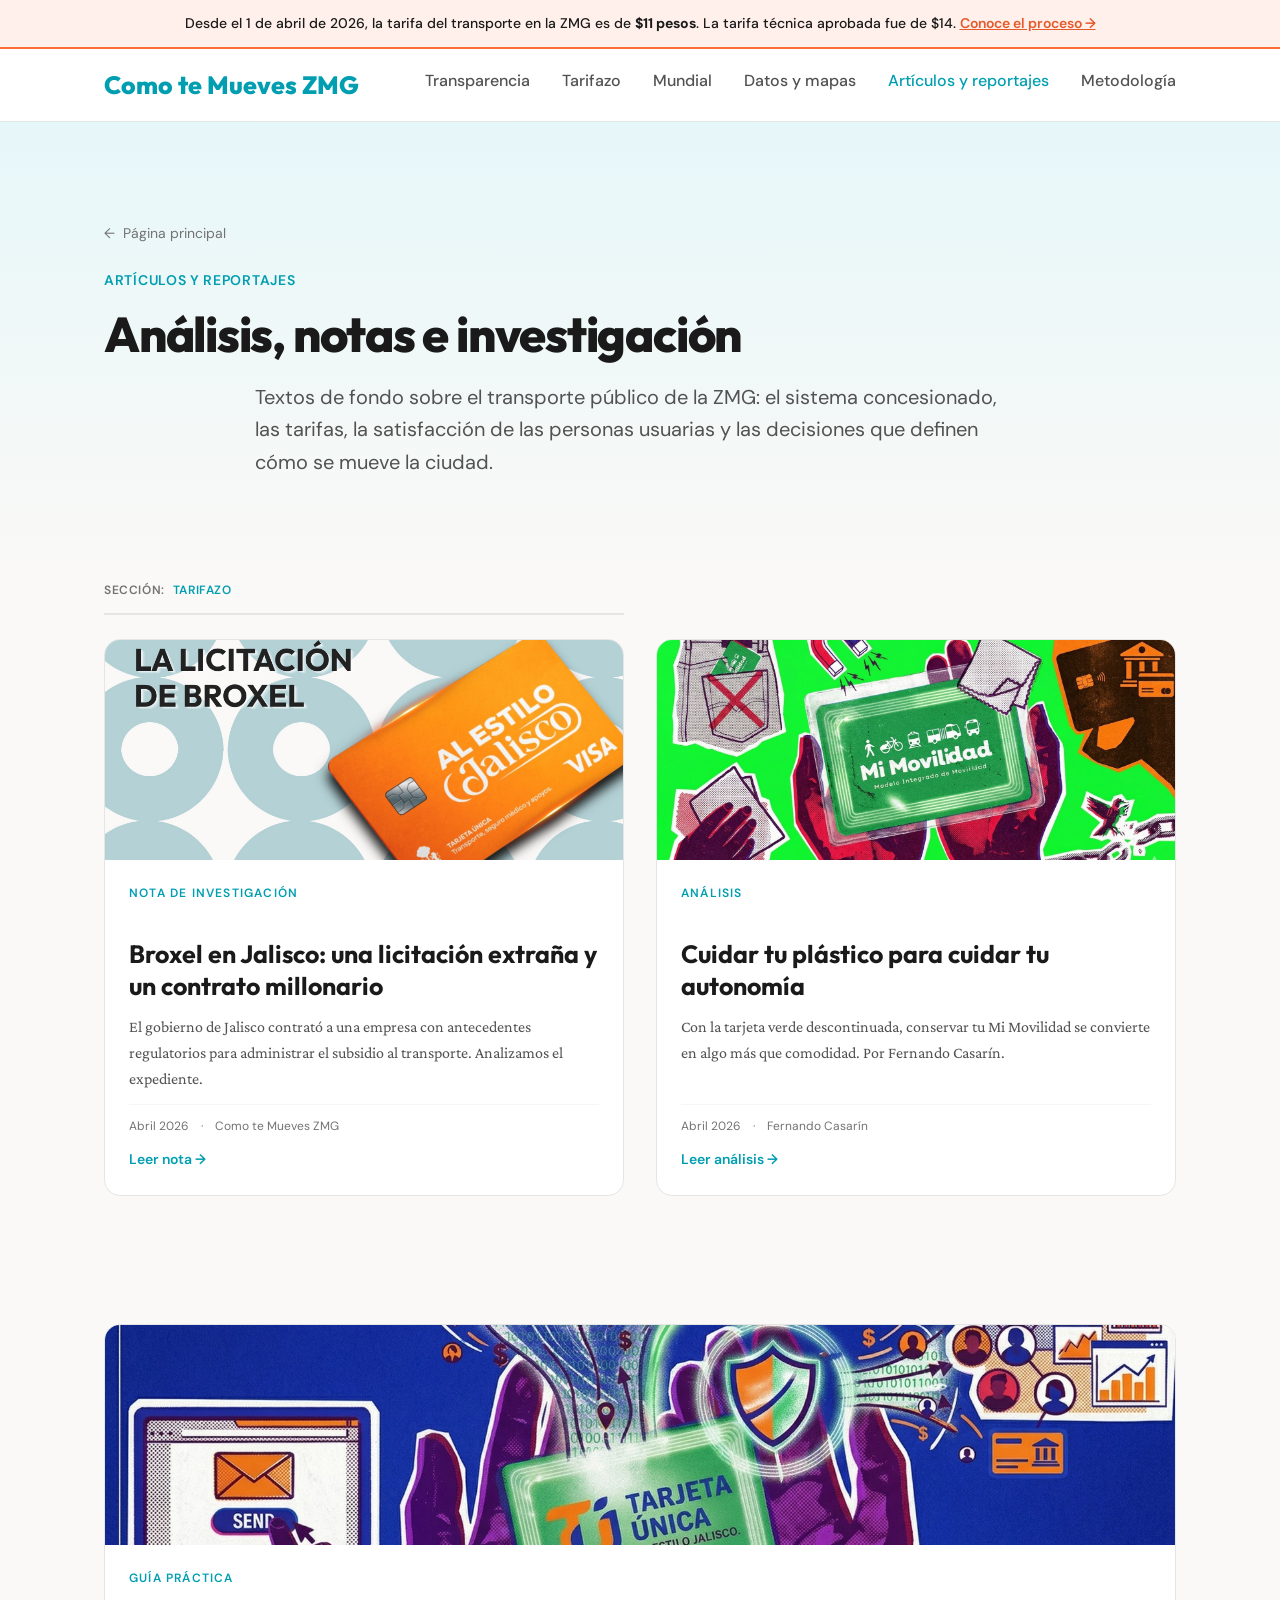
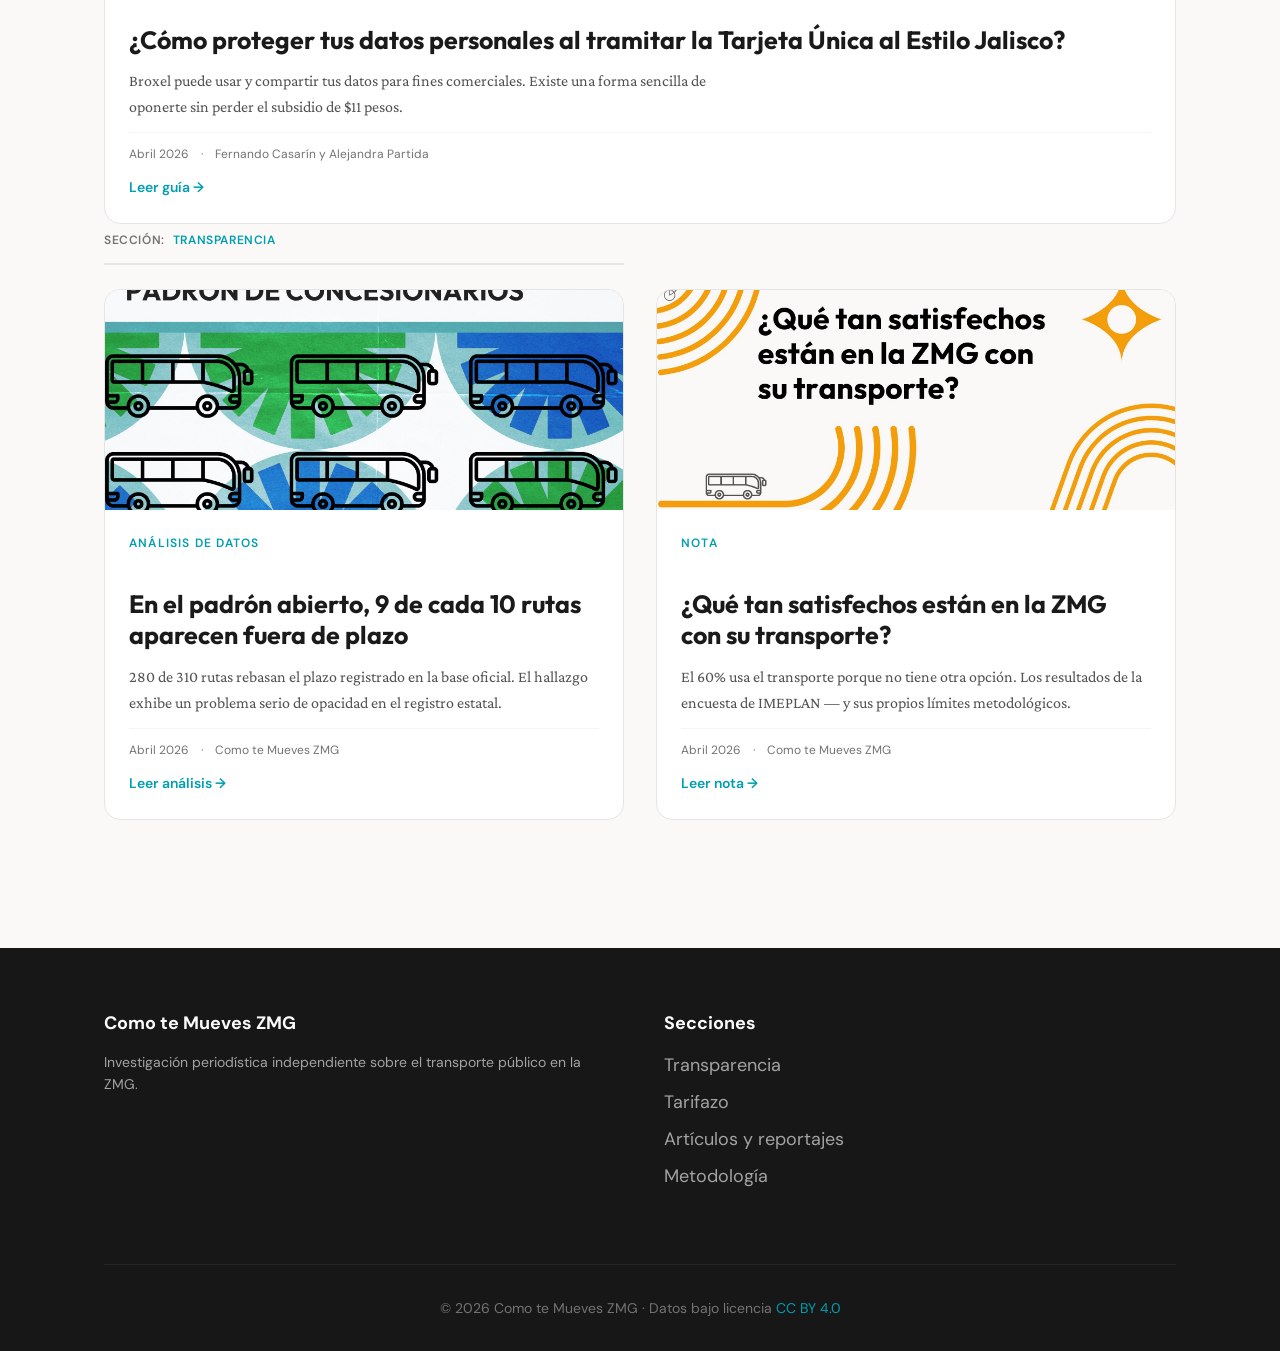
<file: v3/articulos.html>
<!DOCTYPE html>
<html lang="es">

<head>
  <meta charset="UTF-8" />
  <meta name="viewport" content="width=device-width, initial-scale=1.0" />
  <title>Artículos y reportajes — Como te Mueves ZMG</title>
  <meta name="description"
    content="Análisis, notas de investigación y reportajes sobre el transporte público en la Zona Metropolitana de Guadalajara." />

  <link rel="preconnect" href="https://fonts.googleapis.com" />
  <link rel="preconnect" href="https://fonts.gstatic.com" crossorigin />
  <link
    href="https://fonts.googleapis.com/css2?family=Outfit:wght@700;800&family=DM+Sans:ital,wght@0,400;0,500;0,600;0,700;1,400&family=Crimson+Pro:ital,wght@0,400;0,600;1,400&display=swap"
    rel="stylesheet" />

  <link rel="stylesheet" href="design-tokens_2.css" />
  <link rel="stylesheet" href="base_2.css" />
  <link rel="stylesheet" href="components_2.css" />

  <style>
    .alert-band {
      background-color: var(--accent-light);
      border-bottom: 2px solid var(--accent);
      padding: var(--space-3) 0;
      text-align: center;
    }

    .alert-band p {
      font-family: var(--font-heading);
      font-size: var(--text-sm);
      font-weight: var(--weight-medium);
      color: var(--text-primary);
      margin: 0;
      max-width: none;
    }

    .alert-band a {
      color: var(--accent-dark);
      font-weight: var(--weight-semibold);
      text-decoration: underline;
    }

    .section-hero {
      padding: var(--space-9) 0 var(--space-7);
      background: linear-gradient(180deg, var(--primary-light) 0%, var(--background) 100%);
    }

    .back-link {
      display: inline-flex;
      align-items: center;
      gap: var(--space-2);
      font-family: var(--font-heading);
      font-size: var(--text-sm);
      color: var(--text-tertiary);
      margin-bottom: var(--space-5);
      text-decoration: none;
    }

    .back-link:hover {
      color: var(--primary);
      text-decoration: none;
    }

    .back-link::before {
      content: '←';
    }

    /* Filter tabs */
    .filter-bar {
      display: flex;
      gap: var(--space-3);
      flex-wrap: wrap;
      margin-bottom: var(--space-8);
    }

    .filter-btn {
      font-family: var(--font-heading);
      font-size: var(--text-sm);
      font-weight: var(--weight-medium);
      padding: var(--space-2) var(--space-4);
      border-radius: var(--border-radius-full);
      border: 1px solid var(--gray-300);
      background: var(--surface);
      color: var(--text-secondary);
      cursor: pointer;
      transition: all var(--transition-base) var(--ease-out);
    }

    .filter-btn:hover,
    .filter-btn.active {
      background: var(--primary);
      border-color: var(--primary);
      color: white;
    }

    /* Grid de artículos */
    .articles-grid {
      display: grid;
      grid-template-columns: repeat(2, 1fr);
      gap: var(--space-6);
      margin-bottom: var(--space-10);
    }

    @media (max-width: 768px) {
      .articles-grid {
        grid-template-columns: 1fr;
      }
    }

    .article-card {
      background: var(--surface);
      border: 1px solid var(--gray-200);
      border-radius: var(--border-radius-lg);
      overflow: hidden;
      text-decoration: none;
      display: flex;
      flex-direction: column;
      transition: all var(--transition-base) var(--ease-out);
    }

    .article-card:hover {
      border-color: var(--primary);
      box-shadow: var(--shadow-lg);
      transform: translateY(-4px);
      text-decoration: none;
    }

    .article-card-img {
      width: 100%;
      height: 220px;
      object-fit: cover;
      display: block;
    }

    .article-card-body {
      padding: var(--space-5);
      flex-grow: 1;
      display: flex;
      flex-direction: column;
      gap: var(--space-3);
    }

    .article-card-type {
      font-family: var(--font-heading);
      font-size: var(--text-xs);
      font-weight: var(--weight-semibold);
      color: var(--primary);
      text-transform: uppercase;
      letter-spacing: var(--tracking-widest);
    }

    .article-card-title {
      font-family: var(--font-display);
      font-size: var(--text-2xl);
      font-weight: var(--weight-bold);
      color: var(--text-primary);
      line-height: var(--leading-tight);
      margin: 0;
    }

    .article-card-excerpt {
      font-family: var(--font-body);
      font-size: var(--text-base);
      color: var(--text-secondary);
      line-height: var(--leading-relaxed);
      margin: 0;
      flex-grow: 1;
    }

    .article-card-meta {
      font-family: var(--font-heading);
      font-size: var(--text-xs);
      color: var(--text-tertiary);
      display: flex;
      gap: var(--space-3);
      padding-top: var(--space-3);
      border-top: 1px solid var(--gray-100);
    }

    .article-card-cta {
      font-family: var(--font-heading);
      font-size: var(--text-sm);
      font-weight: var(--weight-semibold);
      color: var(--primary);
    }

    .article-card-cta::after {
      content: ' →';
    }

    /* Sección label */
    .section-label {
      display: inline-flex;
      align-items: center;
      gap: var(--space-2);
      font-family: var(--font-heading);
      font-size: var(--text-xs);
      font-weight: var(--weight-semibold);
      color: var(--text-tertiary);
      text-transform: uppercase;
      letter-spacing: var(--tracking-wider);
      margin-bottom: var(--space-5);
      padding-bottom: var(--space-3);
      border-bottom: 2px solid var(--gray-200);
      width: 100%;
    }

    .section-label span {
      color: var(--primary);
    }
  </style>
</head>

<body>

  <div class="alert-band">
    <p>Desde el 1 de abril de 2026, la tarifa del transporte en la ZMG es de <strong>$11 pesos</strong>. La tarifa
      técnica aprobada fue de $14. <a href="tarifazo.html">Conoce el proceso →</a></p>
  </div>

  <header class="site-header">
    <div class="container">
      <a href="index.html" class="site-logo">Como te Mueves ZMG</a>
      <nav class="site-nav" aria-label="Navegación principal">
        <ul>
          <li><a href="transparencia.html">Transparencia</a></li>
          <li><a href="tarifazo.html">Tarifazo</a></li>
          <li><a href="mundial.html">Mundial</a></li>
          <li><a href="datos.html">Datos y mapas</a></li>
          <li><a href="articulos.html" aria-current="page" style="color: var(--primary);">Artículos y reportajes</a>
          </li>
          <li><a href="metodologia.html">Metodología</a></li>
        </ul>
      </nav>
    </div>
  </header>

  <section class="section-hero">
    <div class="container">
      <a href="index.html" class="back-link">Página principal</a>
      <p class="hero-eyebrow">Artículos y reportajes</p>
      <h1 style="max-width: 22ch; font-size: var(--text-5xl);">Análisis, notas e investigación</h1>
      <p class="hero-subtitle" style="max-width: 55ch; font-size: var(--text-xl);">
        Textos de fondo sobre el transporte público de la ZMG: el sistema concesionado, las tarifas, la satisfacción de
        las personas usuarias y las decisiones que definen cómo se mueve la ciudad.
      </p>
    </div>
  </section>


  <section class="section">
    <div class="container">

      <!-- Tarifazo -->
      <p class="section-label">Sección: <span>Tarifazo</span></p>
      <div class="articles-grid">
        <a href="articulo-broxel.html" class="article-card">
          <img src="imagen_contrato_broxel.png" alt="La licitación de Broxel" class="article-card-img" />
          <div class="article-card-body">
            <p class="article-card-type">Nota de investigación</p>
            <h3 class="article-card-title">Broxel en Jalisco: una licitación extraña y un contrato millonario</h3>
            <p class="article-card-excerpt">El gobierno de Jalisco contrató a una empresa con antecedentes regulatorios
              para administrar el subsidio al transporte. Analizamos el expediente.</p>
            <div class="article-card-meta"><span>Abril 2026</span><span>·</span><span>Como te Mueves ZMG</span></div>
            <span class="article-card-cta">Leer nota</span>
          </div>
        </a>
        <a href="articulo-plastico.html" class="article-card">
          <img src="imagen-cuida-tu-plastico.jpeg" alt="Cuidar tu plástico" class="article-card-img" />
          <div class="article-card-body">
            <p class="article-card-type">Análisis</p>
            <h3 class="article-card-title">Cuidar tu plástico para cuidar tu autonomía</h3>
            <p class="article-card-excerpt">Con la tarjeta verde descontinuada, conservar tu Mi Movilidad se convierte
              en algo más que comodidad. Por Fernando Casarín.</p>
            <div class="article-card-meta"><span>Abril 2026</span><span>·</span><span>Fernando Casarín</span></div>
            <span class="article-card-cta">Leer análisis</span>
          </div>
        </a>
      </div>

      <a href="articulo-datos-personales.html" class="article-card">
        <img src="imagen-datos-personales.jpeg" alt="Cómo proteger tus datos al tramitar la Tarjeta Única"
          class="article-card-img" />
        <div class="article-card-body">
          <p class="article-card-type">Guía práctica</p>
          <h3 class="article-card-title">¿Cómo proteger tus datos personales al tramitar la Tarjeta Única al Estilo
            Jalisco?</h3>
          <p class="article-card-excerpt">
            Broxel puede usar y compartir tus datos para fines comerciales. Existe una forma sencilla de oponerte sin
            perder el subsidio de $11 pesos.
          </p>
          <div class="article-card-meta">
            <span>Abril 2026</span>
            <span>·</span>
            <span>Fernando Casarín y Alejandra Partida</span>
          </div>
          <span class="article-card-cta">Leer guía</span>
        </div>
      </a>

      <!-- Transparencia -->
      <p class="section-label">Sección: <span>Transparencia</span></p>
      <div class="articles-grid">
        <a href="articulo-padron.html" class="article-card">
          <img src="imagen-concesionarios.png" alt="Padrón de concesionarios" class="article-card-img" />
          <div class="article-card-body">
            <p class="article-card-type">Análisis de datos</p>
            <h3 class="article-card-title">En el padrón abierto, 9 de cada 10 rutas aparecen fuera de plazo</h3>
            <p class="article-card-excerpt">280 de 310 rutas rebasan el plazo registrado en la base oficial. El hallazgo
              exhibe un problema serio de opacidad en el registro estatal.</p>
            <div class="article-card-meta"><span>Abril 2026</span><span>·</span><span>Como te Mueves ZMG</span></div>
            <span class="article-card-cta">Leer análisis</span>
          </div>
        </a>
        <a href="articulo-satisfaccion.html" class="article-card">
          <img src="imagen-nota-encuesta-satisfaccion.png" alt="Encuesta de satisfacción ZMG"
            class="article-card-img" />
          <div class="article-card-body">
            <p class="article-card-type">Nota</p>
            <h3 class="article-card-title">¿Qué tan satisfechos están en la ZMG con su transporte?</h3>
            <p class="article-card-excerpt">El 60% usa el transporte porque no tiene otra opción. Los resultados de la
              encuesta de IMEPLAN — y sus propios límites metodológicos.</p>
            <div class="article-card-meta"><span>Abril 2026</span><span>·</span><span>Como te Mueves ZMG</span></div>
            <span class="article-card-cta">Leer nota</span>
          </div>
        </a>
      </div>

    </div>
  </section>

  <footer class="site-footer">
    <div class="container">
      <div class="footer-content">
        <div class="footer-section">
          <h4>Como te Mueves ZMG</h4>
          <p
            style="font-family: var(--font-heading); font-size: var(--text-sm); color: var(--gray-400); line-height: var(--leading-relaxed); max-width: none;">
            Investigación periodística independiente sobre el transporte público en la ZMG.</p>
        </div>
        <div class="footer-section">
          <h4>Secciones</h4>
          <ul>
            <li><a href="transparencia.html">Transparencia</a></li>
            <li><a href="tarifazo.html">Tarifazo</a></li>
            <li><a href="articulos.html">Artículos y reportajes</a></li>
            <li><a href="metodologia.html">Metodología</a></li>
          </ul>
        </div>
      </div>
      <div class="footer-bottom">© 2026 Como te Mueves ZMG · Datos bajo licencia <a
          href="https://creativecommons.org/licenses/by/4.0/" style="color: var(--primary);">CC BY 4.0</a></div>
    </div>
  </footer>

</body>

</html>
</file>
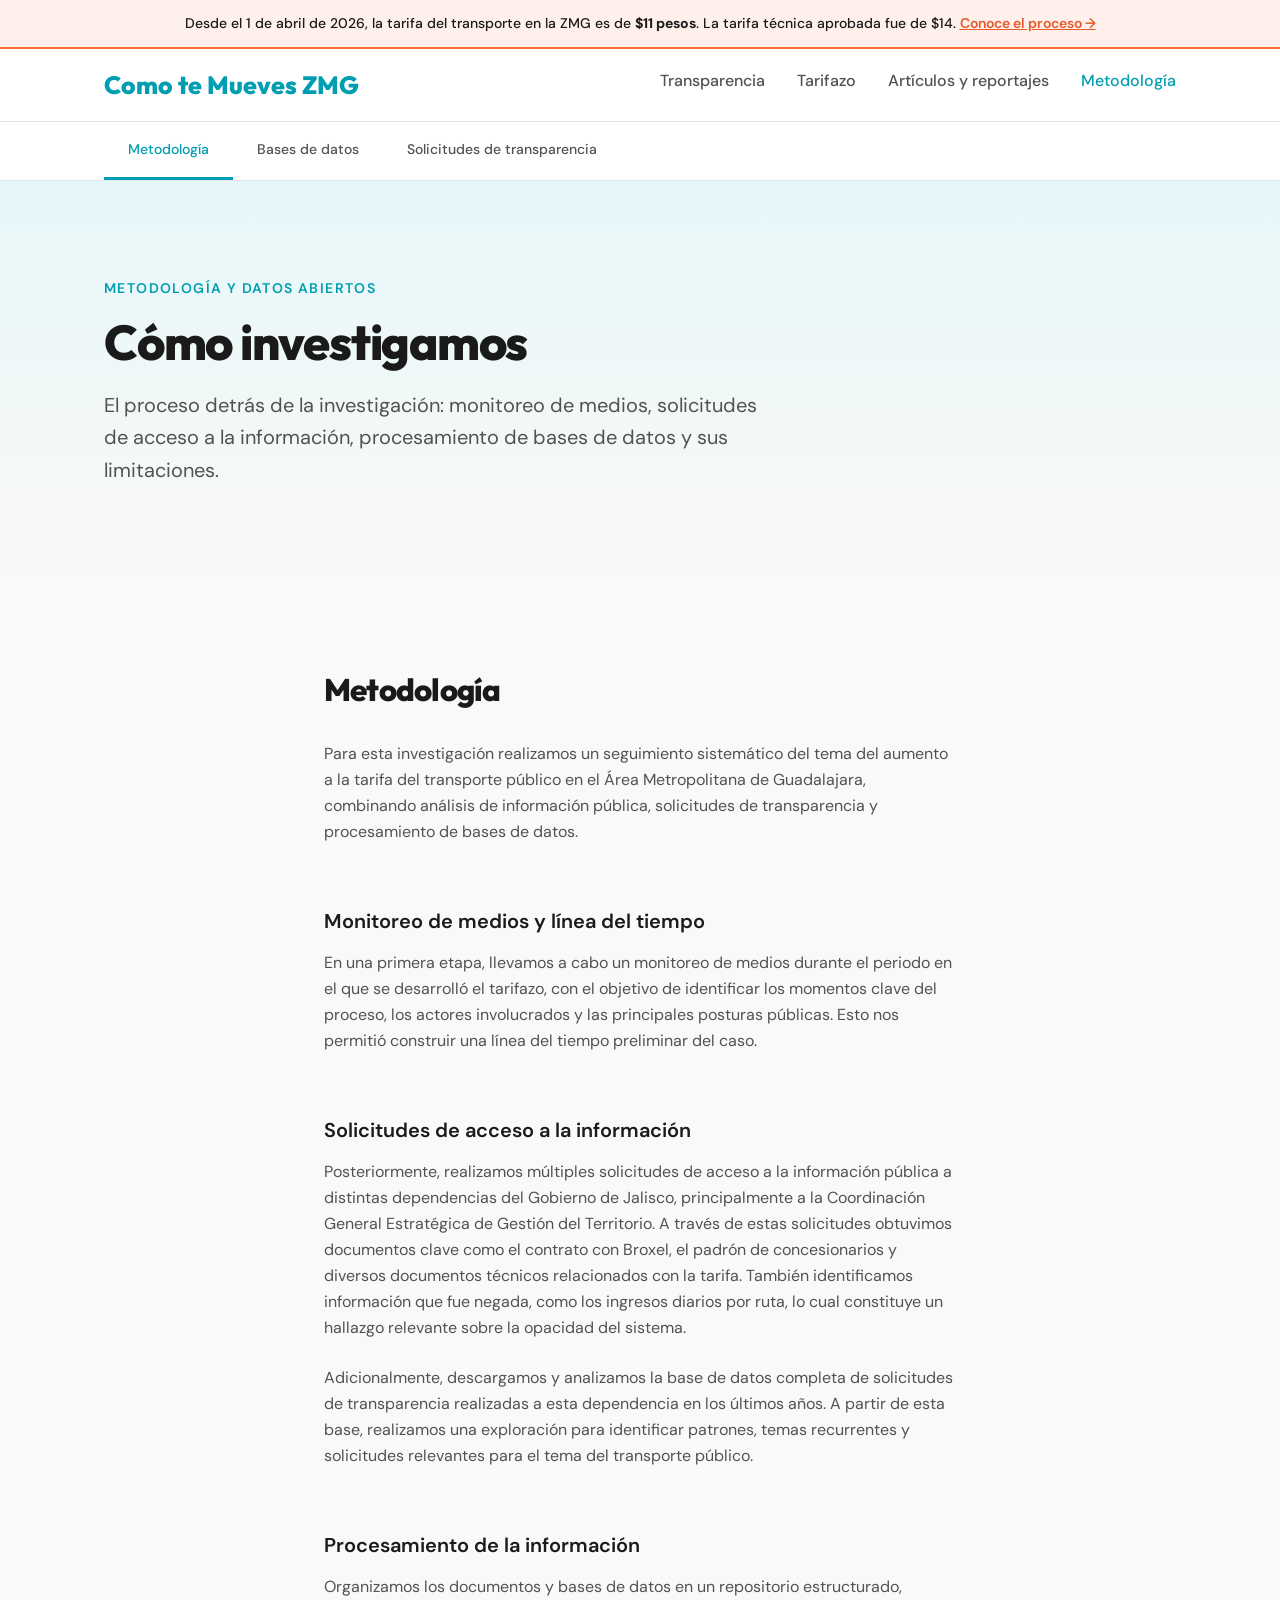
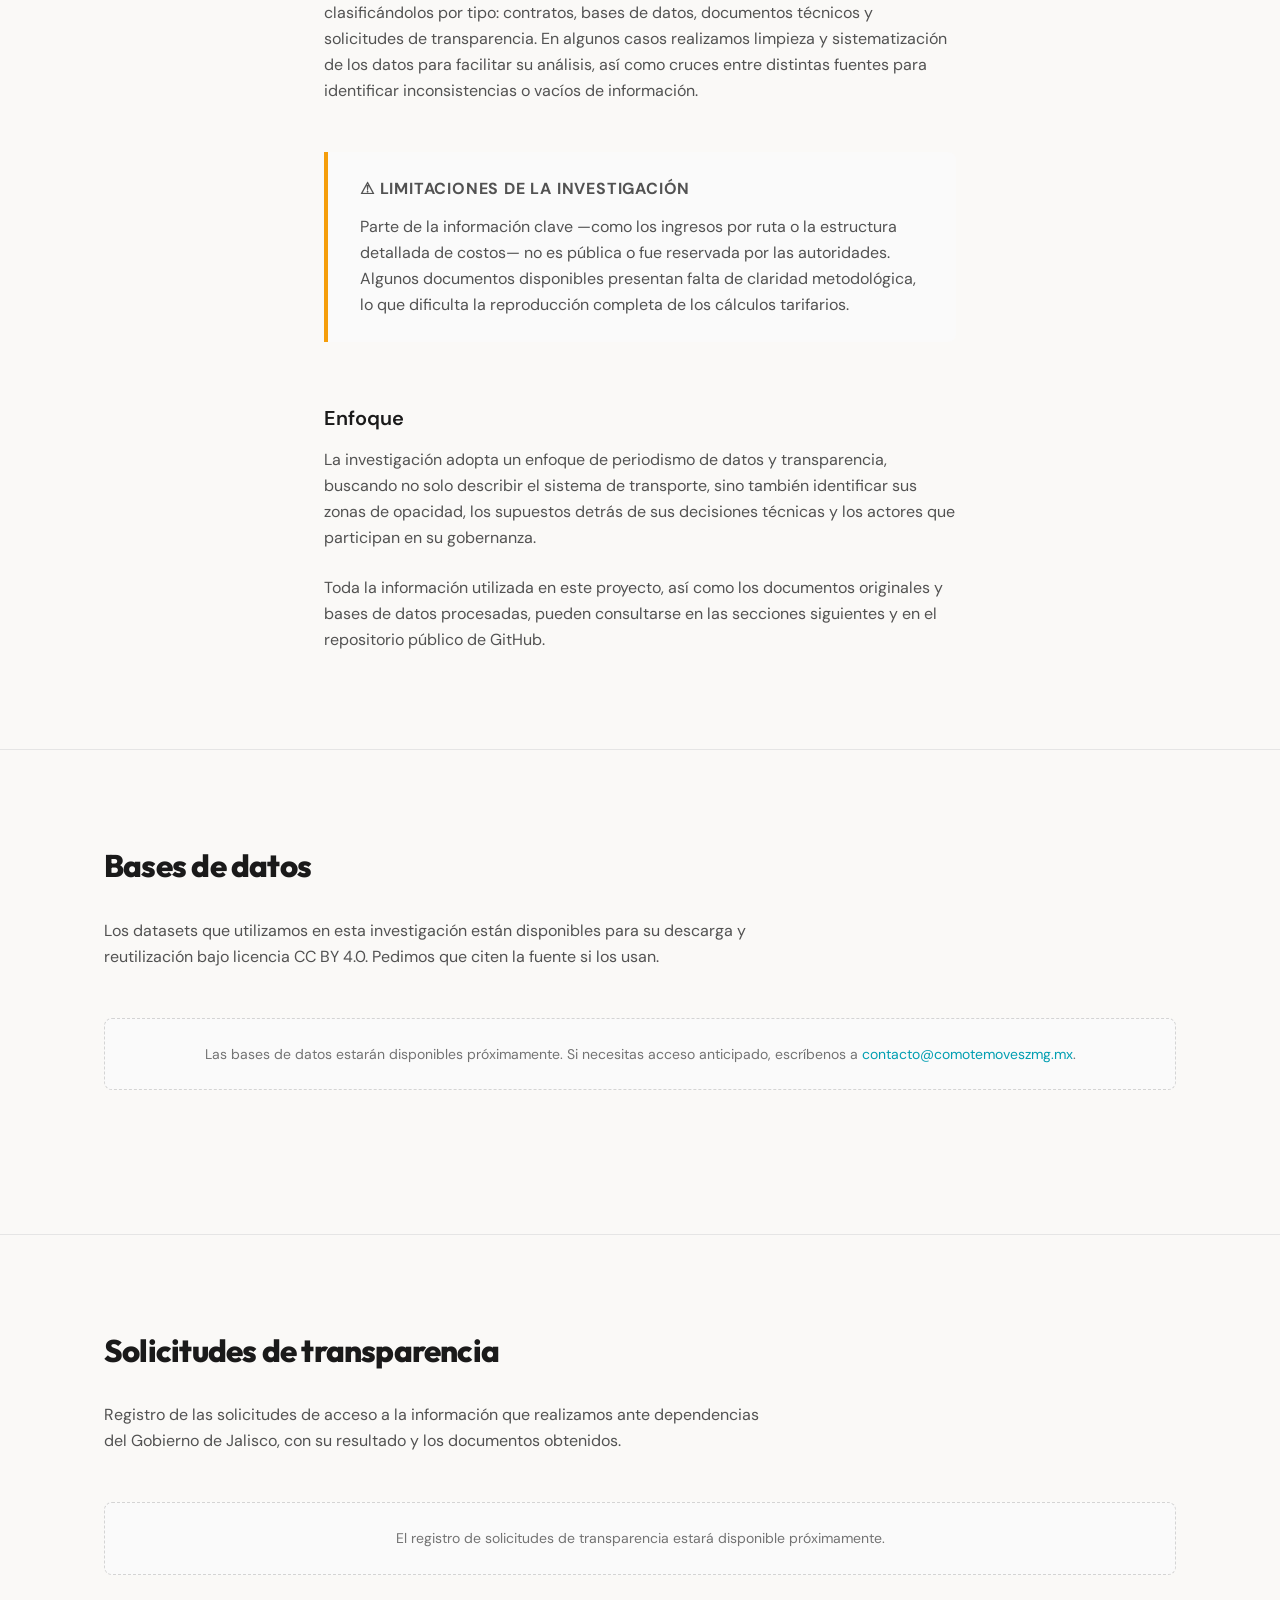
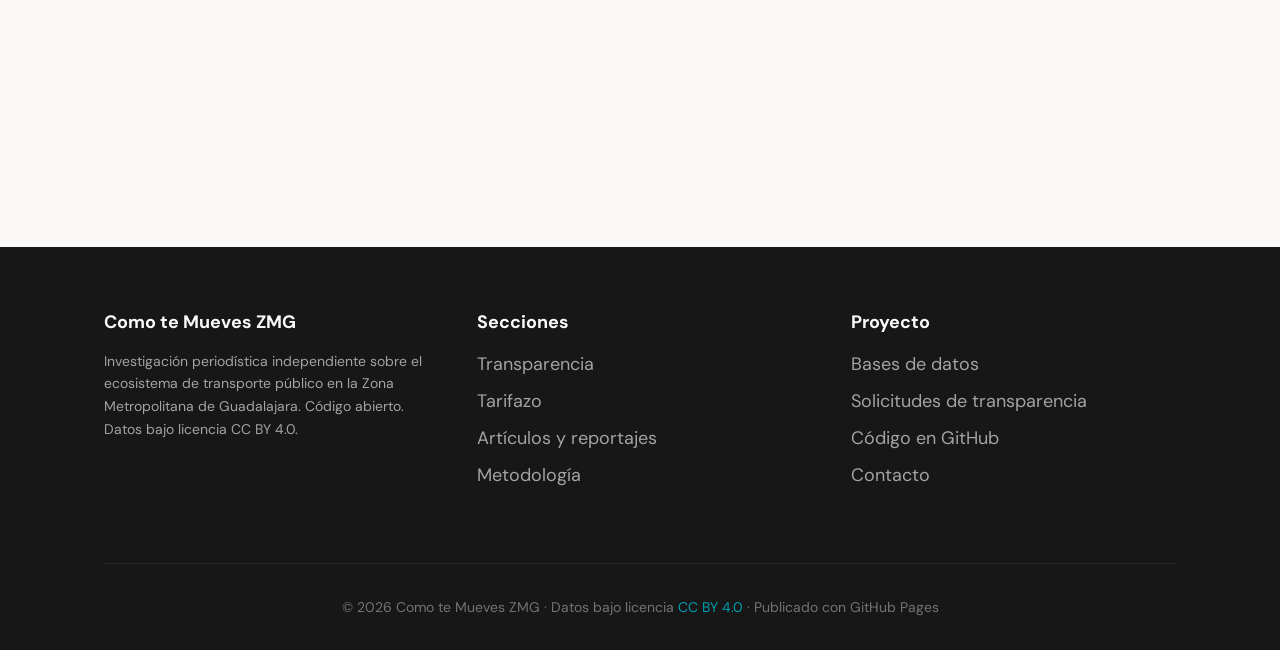
<file: v3/metodologia.html>
<!DOCTYPE html>
<html lang="es">
<head>
  <meta charset="UTF-8" />
  <meta name="viewport" content="width=device-width, initial-scale=1.0" />
  <title>Metodología — Como te Mueves ZMG</title>
  <meta name="description" content="Cómo investigamos el transporte público de la ZMG: monitoreo de medios, solicitudes de transparencia y procesamiento de bases de datos." />
  <link rel="preconnect" href="https://fonts.googleapis.com" />
  <link rel="preconnect" href="https://fonts.gstatic.com" crossorigin />
  <link href="https://fonts.googleapis.com/css2?family=Outfit:wght@700;800&family=DM+Sans:ital,wght@0,400;0,500;0,600;0,700;1,400&family=Crimson+Pro:ital,wght@0,400;0,600;1,400&display=swap" rel="stylesheet" />
  <link rel="stylesheet" href="design-tokens_2.css" />
  <link rel="stylesheet" href="base_2.css" />
  <link rel="stylesheet" href="components_2.css" />
  <style>
    .alert-band{background-color:var(--accent-light);border-bottom:2px solid var(--accent);padding:var(--space-3) 0;text-align:center}
    .alert-band p{font-family:var(--font-heading);font-size:var(--text-sm);font-weight:var(--weight-medium);color:var(--text-primary);margin:0;max-width:none}
    .alert-band a{color:var(--accent-dark);font-weight:var(--weight-semibold);text-decoration:underline}
    .subnav{background:var(--surface);border-bottom:1px solid var(--gray-200);position:sticky;top:65px;z-index:900}
    .subnav-inner{display:flex;overflow-x:auto;scrollbar-width:none}
    .subnav-inner::-webkit-scrollbar{display:none}
    .subnav-link{font-family:var(--font-heading);font-size:var(--text-sm);font-weight:var(--weight-medium);color:var(--text-secondary);padding:var(--space-4) var(--space-5);white-space:nowrap;border-bottom:3px solid transparent;transition:all var(--transition-base) var(--ease-out);text-decoration:none}
    .subnav-link:hover,.subnav-link.active{color:var(--primary);border-bottom-color:var(--primary);text-decoration:none}
    .section-hero{padding:var(--space-9) 0 var(--space-8);background:linear-gradient(180deg,var(--primary-light) 0%,var(--background) 100%)}
    .section-title{font-family:var(--font-display);font-size:var(--text-5xl);font-weight:var(--weight-extrabold);color:var(--text-primary);line-height:var(--leading-tight);letter-spacing:var(--tracking-tight);margin-bottom:var(--space-4)}
    .section-desc{font-family:var(--font-heading);font-size:var(--text-xl);color:var(--text-secondary);line-height:var(--leading-relaxed);max-width:680px}
    .content-section{padding:var(--space-9) 0}
    .content-section + .content-section{border-top:1px solid var(--gray-200)}
    .content-section h2{font-family:var(--font-display);font-size:var(--text-3xl);font-weight:var(--weight-extrabold);color:var(--text-primary);line-height:var(--leading-tight);margin-bottom:var(--space-6)}
    .content-section h3{font-family:var(--font-heading);font-size:var(--text-xl);font-weight:var(--weight-semibold);color:var(--text-primary);margin-top:var(--space-8);margin-bottom:var(--space-4)}
    .content-section p{font-family:var(--font-heading);font-size:var(--text-base);color:var(--text-secondary);line-height:var(--leading-relaxed);margin-bottom:var(--space-5);max-width:none}
    .content-section p:last-child{margin-bottom:0}
    .limitation-box{background:var(--gray-50);border-left:4px solid var(--warning);border-radius:0 var(--border-radius) var(--border-radius) 0;padding:var(--space-5) var(--space-6);margin:var(--space-7) 0}
    .limitation-box p{margin-bottom:var(--space-3)}
    .limitation-box p:last-child{margin-bottom:0}
    .limitation-box-label{font-family:var(--font-heading);font-size:var(--text-xs);font-weight:var(--weight-bold);color:var(--warning);text-transform:uppercase;letter-spacing:var(--tracking-wider);margin-bottom:var(--space-3)}
    .files-grid{display:grid;grid-template-columns:repeat(2,1fr);gap:var(--space-5);margin:var(--space-7) 0}
    @media(max-width:640px){.files-grid{grid-template-columns:1fr}}
    .file-card{background:var(--surface);border:1px solid var(--gray-200);border-radius:var(--border-radius-lg);padding:var(--space-5);display:flex;flex-direction:column;gap:var(--space-3)}
    .file-card-type{font-family:var(--font-heading);font-size:var(--text-xs);font-weight:var(--weight-semibold);color:var(--primary);text-transform:uppercase;letter-spacing:var(--tracking-wider)}
    .file-card-title{font-family:var(--font-heading);font-size:var(--text-base);font-weight:var(--weight-semibold);color:var(--text-primary);line-height:var(--leading-snug)}
    .file-card-desc{font-family:var(--font-heading);font-size:var(--text-sm);color:var(--text-secondary);line-height:var(--leading-relaxed);flex:1}
    .file-card-footer{display:flex;align-items:center;gap:var(--space-3);padding-top:var(--space-3);border-top:1px solid var(--gray-100)}
    .file-card-meta{font-family:var(--font-heading);font-size:var(--text-xs);color:var(--text-tertiary)}
    .btn-download{display:inline-flex;align-items:center;gap:var(--space-2);font-family:var(--font-heading);font-size:var(--text-xs);font-weight:var(--weight-semibold);color:var(--primary);background:var(--primary-light);padding:6px 14px;border-radius:var(--border-radius-full);text-decoration:none;transition:all var(--transition-base) var(--ease-out);margin-left:auto}
    .btn-download:hover{background:var(--primary);color:#fff;text-decoration:none}
    .data-table-wrap{overflow-x:auto;margin:var(--space-6) 0}
    .data-table{width:100%;border-collapse:collapse;min-width:500px}
    .data-table th{font-family:var(--font-heading);font-size:var(--text-xs);font-weight:var(--weight-semibold);color:var(--text-tertiary);text-transform:uppercase;letter-spacing:var(--tracking-wide);padding:var(--space-3) var(--space-5);text-align:left;background:var(--gray-50);border-bottom:2px solid var(--gray-200)}
    .data-table td{font-family:var(--font-heading);font-size:var(--text-sm);color:var(--text-primary);padding:var(--space-3) var(--space-5);border-bottom:1px solid var(--gray-100);vertical-align:middle}
    .data-table tr:hover td{background:var(--gray-50)}
    .status-badge{display:inline-flex;align-items:center;font-family:var(--font-heading);font-size:var(--text-xs);font-weight:var(--weight-semibold);padding:3px 10px;border-radius:var(--border-radius-full)}
    .status-entregada{background:#dcfce7;color:#166534}
    .status-negada{background:#fecaca;color:#991b1b}
    .status-parcial{background:#fef9c3;color:#854d0e}
    .pending-note{background:var(--gray-50);border:1px dashed var(--gray-300);border-radius:var(--border-radius);padding:var(--space-5);text-align:center;font-family:var(--font-heading);font-size:var(--text-sm);color:var(--text-tertiary);margin:var(--space-7) 0}
  </style>
</head>
<body>
  <div class="alert-band"><p>Desde el 1 de abril de 2026, la tarifa del transporte en la ZMG es de <strong>$11 pesos</strong>. La tarifa técnica aprobada fue de $14. <a href="tarifazo.html">Conoce el proceso →</a></p></div>
  <header class="site-header">
    <div class="container">
      <a href="index.html" class="site-logo">Como te Mueves ZMG</a>
      <nav class="site-nav" aria-label="Navegación principal">
        <ul>
          <li><a href="transparencia.html">Transparencia</a></li>
          <li><a href="tarifazo.html">Tarifazo</a></li>
          <li><a href="articulos.html">Artículos y reportajes</a></li>
          <li><a href="metodologia.html" style="color:var(--primary);">Metodología</a></li>
        </ul>
      </nav>
    </div>
  </header>

  <nav class="subnav" aria-label="Secciones de metodología">
    <div class="container">
      <div class="subnav-inner">
        <a href="#metodologia" class="subnav-link active">Metodología</a>
        <a href="#bases-de-datos" class="subnav-link">Bases de datos</a>
        <a href="#transparencia" class="subnav-link">Solicitudes de transparencia</a>
      </div>
    </div>
  </nav>

  <main>

    <!-- HERO -->
    <section class="section-hero">
      <div class="container">
        <p style="font-family:var(--font-heading);font-size:var(--text-sm);font-weight:var(--weight-semibold);color:var(--primary);text-transform:uppercase;letter-spacing:var(--tracking-widest);margin-bottom:var(--space-3)">Metodología y datos abiertos</p>
        <h1 class="section-title">Cómo investigamos</h1>
        <p class="section-desc">El proceso detrás de la investigación: monitoreo de medios, solicitudes de acceso a la información, procesamiento de bases de datos y sus limitaciones.</p>
      </div>
    </section>

    <!-- METODOLOGÍA -->
    <section id="metodologia" class="content-section">
      <div class="container" style="max-width:760px">

        <h2>Metodología</h2>

        <p>Para esta investigación realizamos un seguimiento sistemático del tema del aumento a la tarifa del transporte público en el Área Metropolitana de Guadalajara, combinando análisis de información pública, solicitudes de transparencia y procesamiento de bases de datos.</p>

        <h3>Monitoreo de medios y línea del tiempo</h3>
        <p>En una primera etapa, llevamos a cabo un monitoreo de medios durante el periodo en el que se desarrolló el tarifazo, con el objetivo de identificar los momentos clave del proceso, los actores involucrados y las principales posturas públicas. Esto nos permitió construir una línea del tiempo preliminar del caso.</p>

        <h3>Solicitudes de acceso a la información</h3>
        <p>Posteriormente, realizamos múltiples solicitudes de acceso a la información pública a distintas dependencias del Gobierno de Jalisco, principalmente a la Coordinación General Estratégica de Gestión del Territorio. A través de estas solicitudes obtuvimos documentos clave como el contrato con Broxel, el padrón de concesionarios y diversos documentos técnicos relacionados con la tarifa. También identificamos información que fue negada, como los ingresos diarios por ruta, lo cual constituye un hallazgo relevante sobre la opacidad del sistema.</p>
        <p>Adicionalmente, descargamos y analizamos la base de datos completa de solicitudes de transparencia realizadas a esta dependencia en los últimos años. A partir de esta base, realizamos una exploración para identificar patrones, temas recurrentes y solicitudes relevantes para el tema del transporte público.</p>

        <h3>Procesamiento de la información</h3>
        <p>Organizamos los documentos y bases de datos en un repositorio estructurado, clasificándolos por tipo: contratos, bases de datos, documentos técnicos y solicitudes de transparencia. En algunos casos realizamos limpieza y sistematización de los datos para facilitar su análisis, así como cruces entre distintas fuentes para identificar inconsistencias o vacíos de información.</p>

        <div class="limitation-box">
          <p class="limitation-box-label">⚠ Limitaciones de la investigación</p>
          <p>Parte de la información clave —como los ingresos por ruta o la estructura detallada de costos— no es pública o fue reservada por las autoridades. Algunos documentos disponibles presentan falta de claridad metodológica, lo que dificulta la reproducción completa de los cálculos tarifarios.</p>
        </div>

        <h3>Enfoque</h3>
        <p>La investigación adopta un enfoque de periodismo de datos y transparencia, buscando no solo describir el sistema de transporte, sino también identificar sus zonas de opacidad, los supuestos detrás de sus decisiones técnicas y los actores que participan en su gobernanza.</p>
        <p>Toda la información utilizada en este proyecto, así como los documentos originales y bases de datos procesadas, pueden consultarse en las secciones siguientes y en el repositorio público de GitHub.</p>

      </div>
    </section>

    <!-- BASES DE DATOS -->
    <section id="bases-de-datos" class="content-section">
      <div class="container">
        <h2>Bases de datos</h2>
        <p style="color:var(--text-secondary);font-family:var(--font-heading);font-size:var(--text-base);line-height:var(--leading-relaxed);max-width:680px;margin-bottom:var(--space-7)">Los datasets que utilizamos en esta investigación están disponibles para su descarga y reutilización bajo licencia CC BY 4.0. Pedimos que citen la fuente si los usan.</p>

        <div class="pending-note">
          Las bases de datos estarán disponibles próximamente. Si necesitas acceso anticipado, escríbenos a <a href="mailto:contacto@comotemoveszmg.mx" style="color:var(--primary)">contacto@comotemoveszmg.mx</a>.
        </div>
      </div>
    </section>

    <!-- SOLICITUDES DE TRANSPARENCIA -->
    <section id="transparencia" class="content-section">
      <div class="container">
        <h2>Solicitudes de transparencia</h2>
        <p style="color:var(--text-secondary);font-family:var(--font-heading);font-size:var(--text-base);line-height:var(--leading-relaxed);max-width:680px;margin-bottom:var(--space-7)">Registro de las solicitudes de acceso a la información que realizamos ante dependencias del Gobierno de Jalisco, con su resultado y los documentos obtenidos.</p>

        <div class="pending-note">
          El registro de solicitudes de transparencia estará disponible próximamente.
        </div>
      </div>
    </section>

  </main>

  <footer class="site-footer">
    <div class="container">
      <div class="footer-content">
        <div class="footer-section">
          <h4>Como te Mueves ZMG</h4>
          <p style="font-family:var(--font-heading);font-size:var(--text-sm);color:var(--gray-400);line-height:var(--leading-relaxed);max-width:none">Investigación periodística independiente sobre el ecosistema de transporte público en la Zona Metropolitana de Guadalajara. Código abierto. Datos bajo licencia CC BY 4.0.</p>
        </div>
        <div class="footer-section">
          <h4>Secciones</h4>
          <ul>
            <li><a href="transparencia.html">Transparencia</a></li>
            <li><a href="tarifazo.html">Tarifazo</a></li>
            <li><a href="articulos.html">Artículos y reportajes</a></li>
            <li><a href="metodologia.html">Metodología</a></li>
          </ul>
        </div>
        <div class="footer-section">
          <h4>Proyecto</h4>
          <ul>
            <li><a href="metodologia.html#bases-de-datos">Bases de datos</a></li>
            <li><a href="metodologia.html#transparencia">Solicitudes de transparencia</a></li>
            <li><a href="https://github.com/" target="_blank" rel="noopener">Código en GitHub</a></li>
            <li><a href="mailto:contacto@comotemoveszmg.mx">Contacto</a></li>
          </ul>
        </div>
      </div>
      <div class="footer-bottom">© 2026 Como te Mueves ZMG · Datos bajo licencia <a href="https://creativecommons.org/licenses/by/4.0/" style="color:var(--primary)">CC BY 4.0</a> · Publicado con GitHub Pages</div>
    </div>
  </footer>
</body>
</html>
</file>
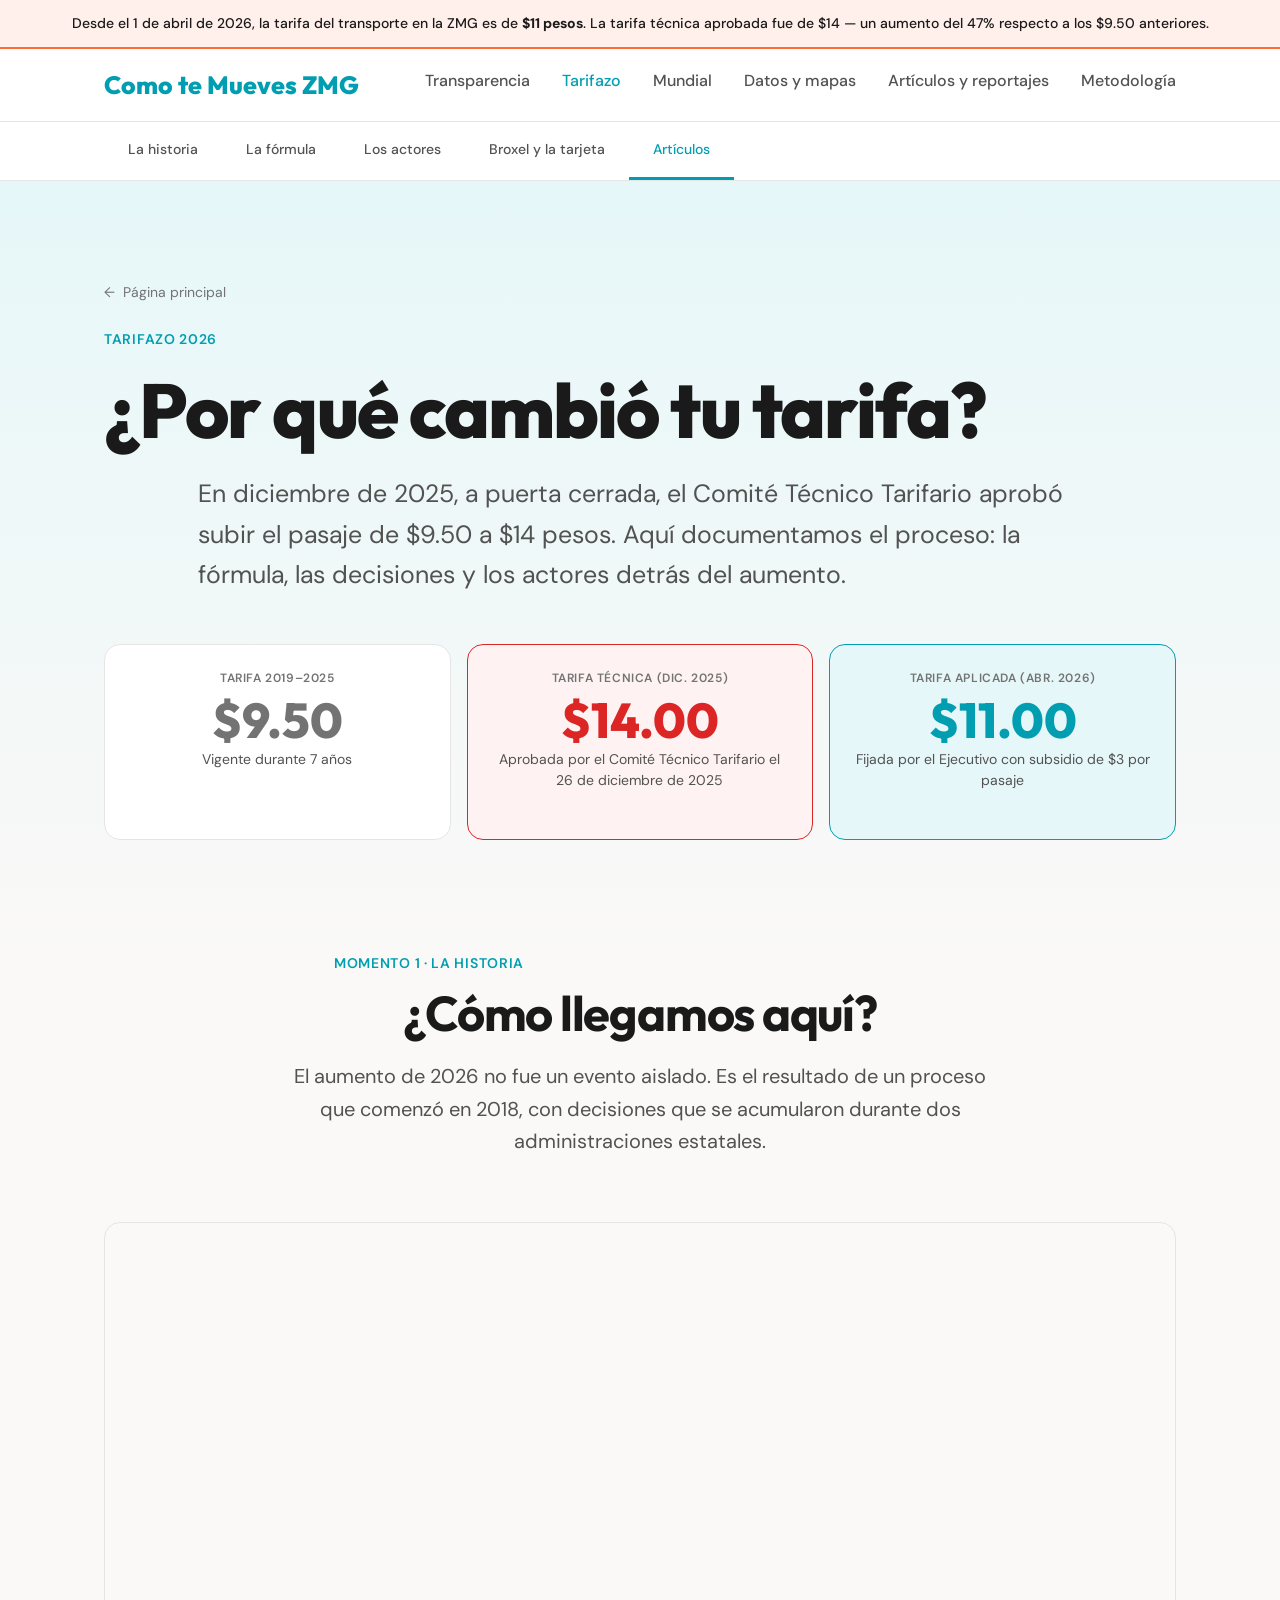
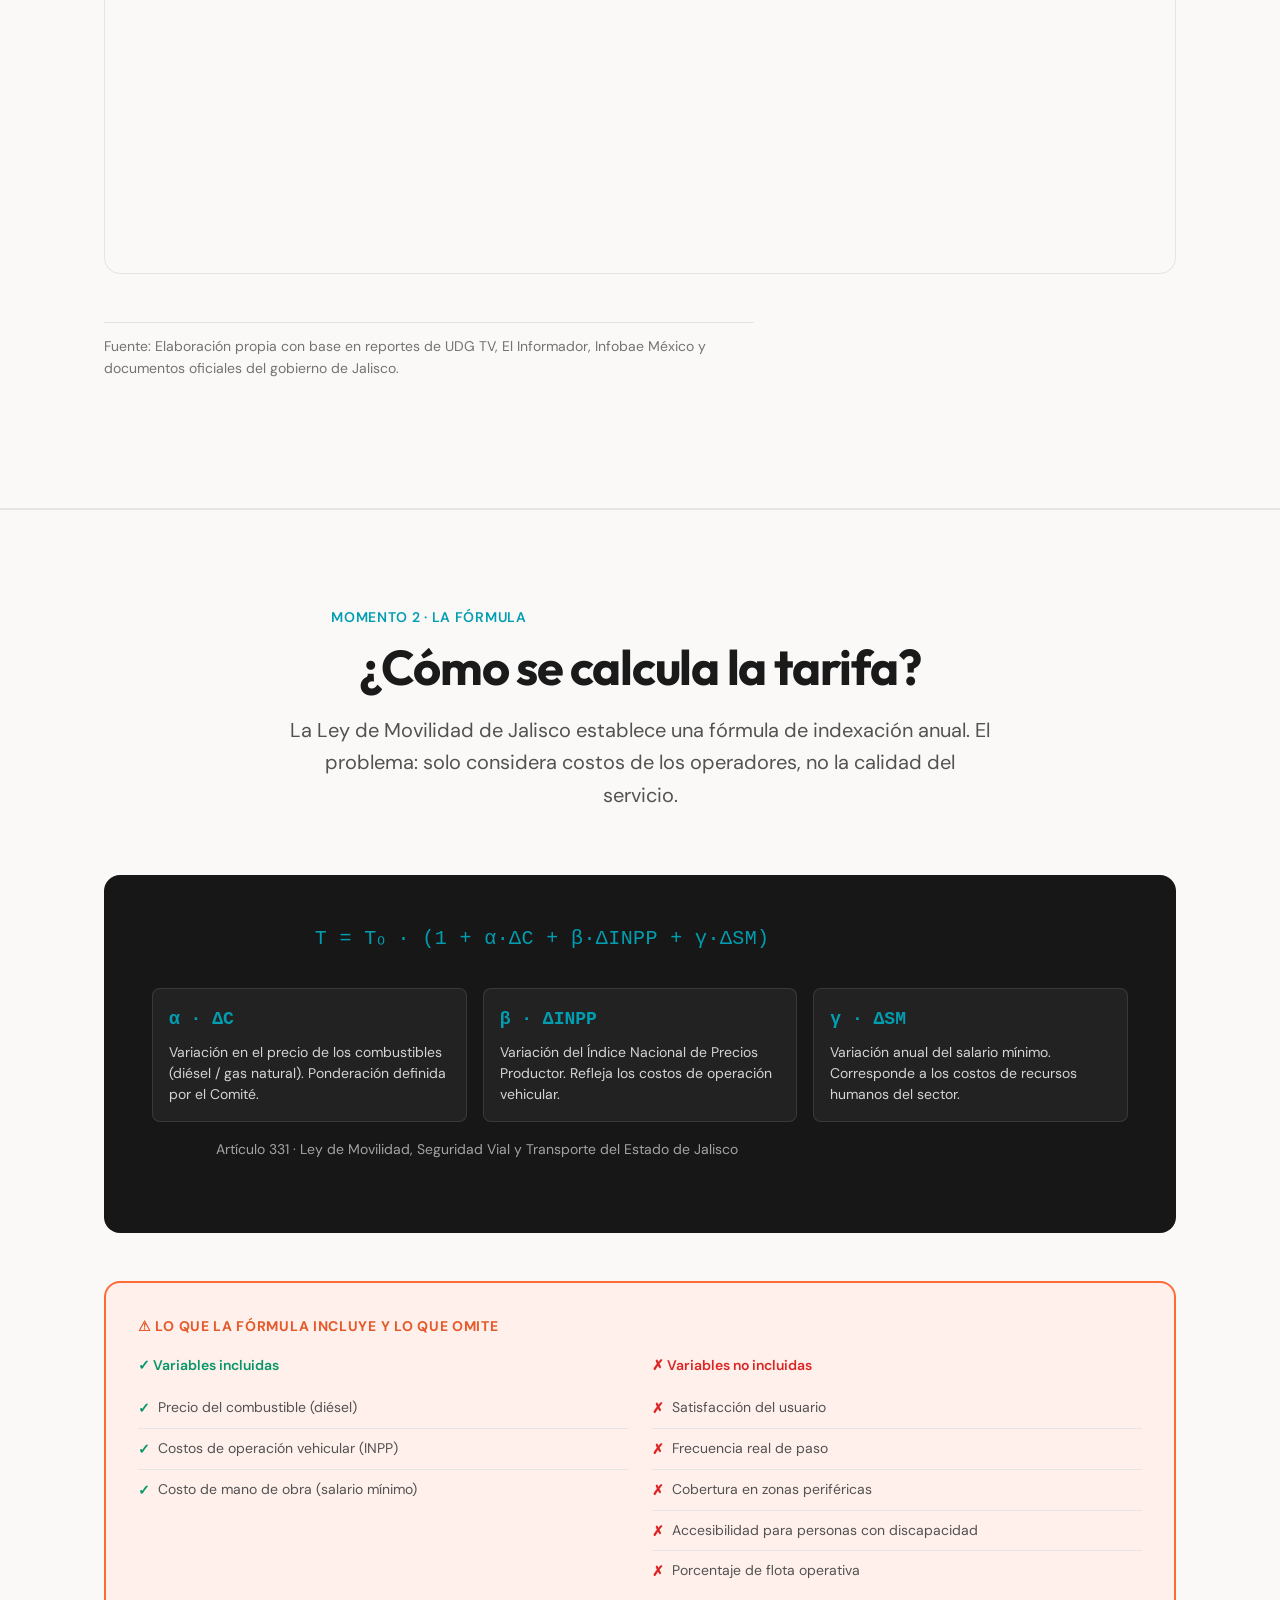
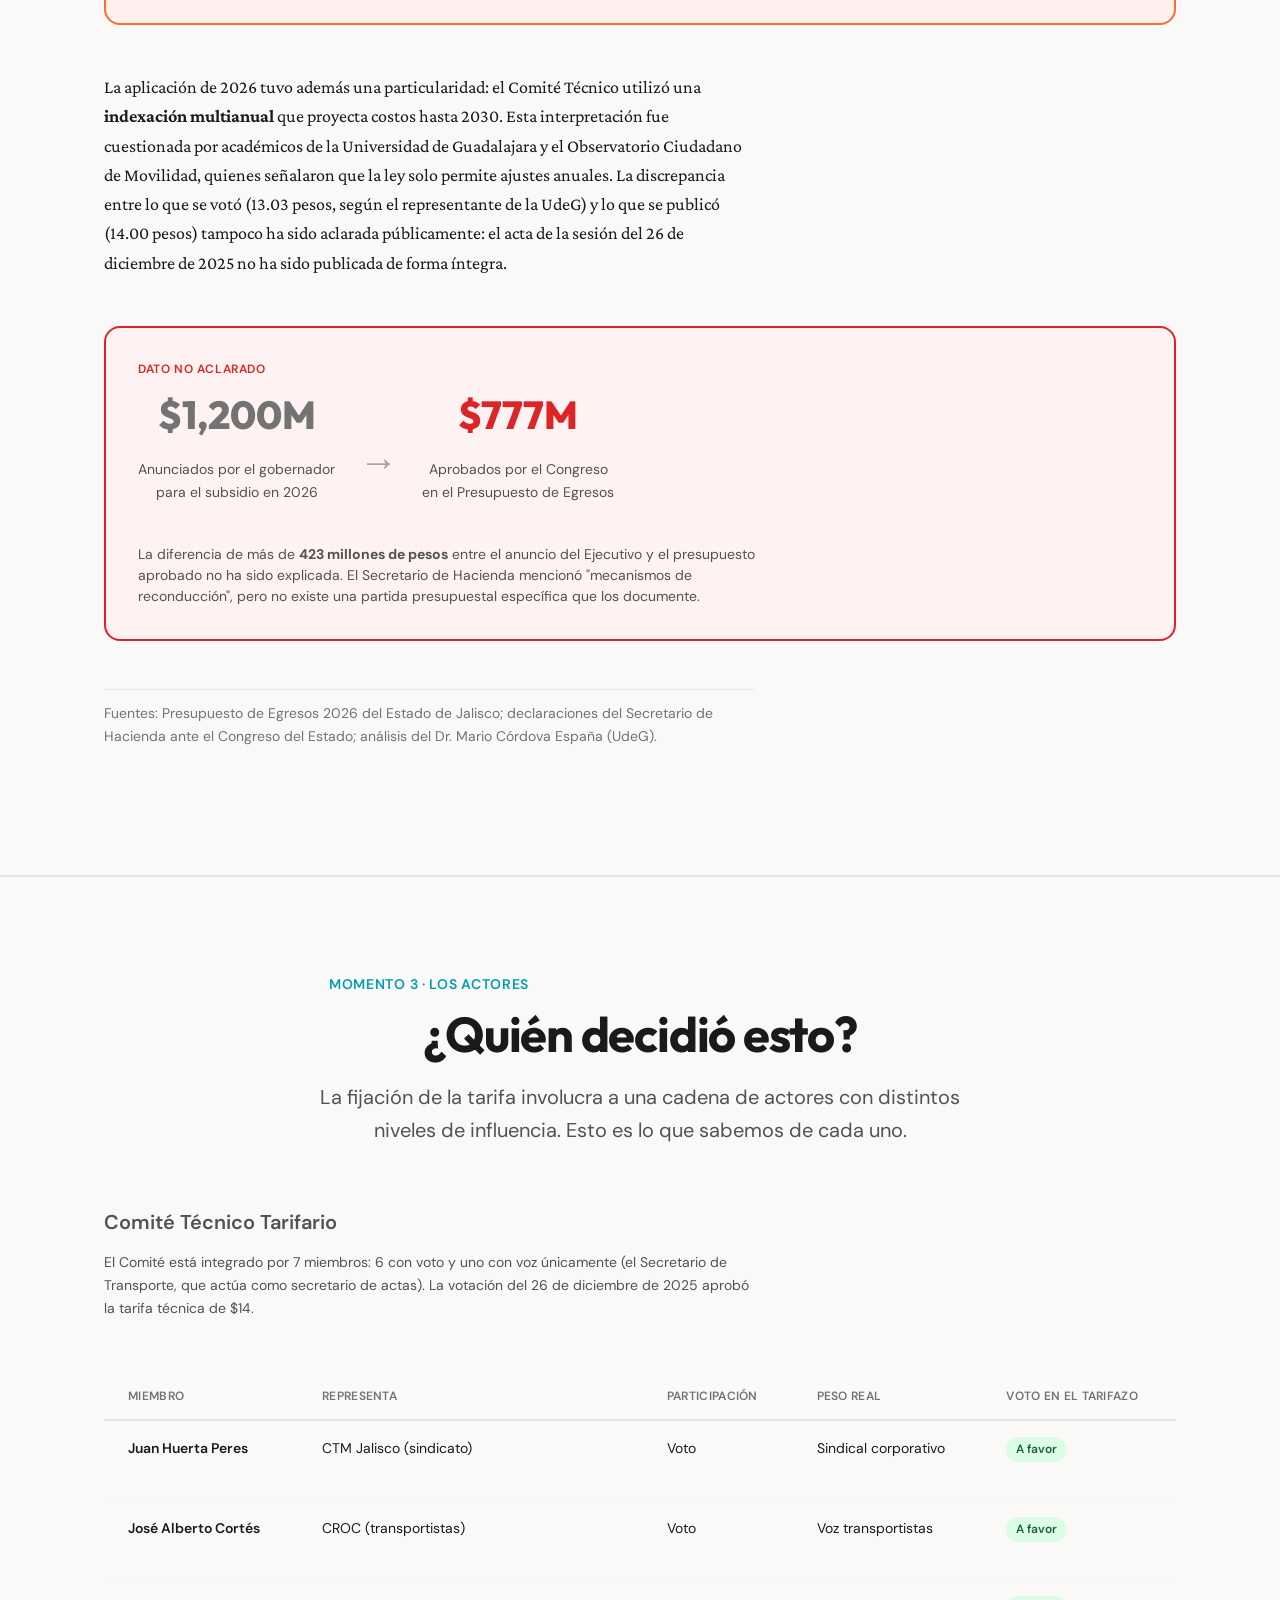
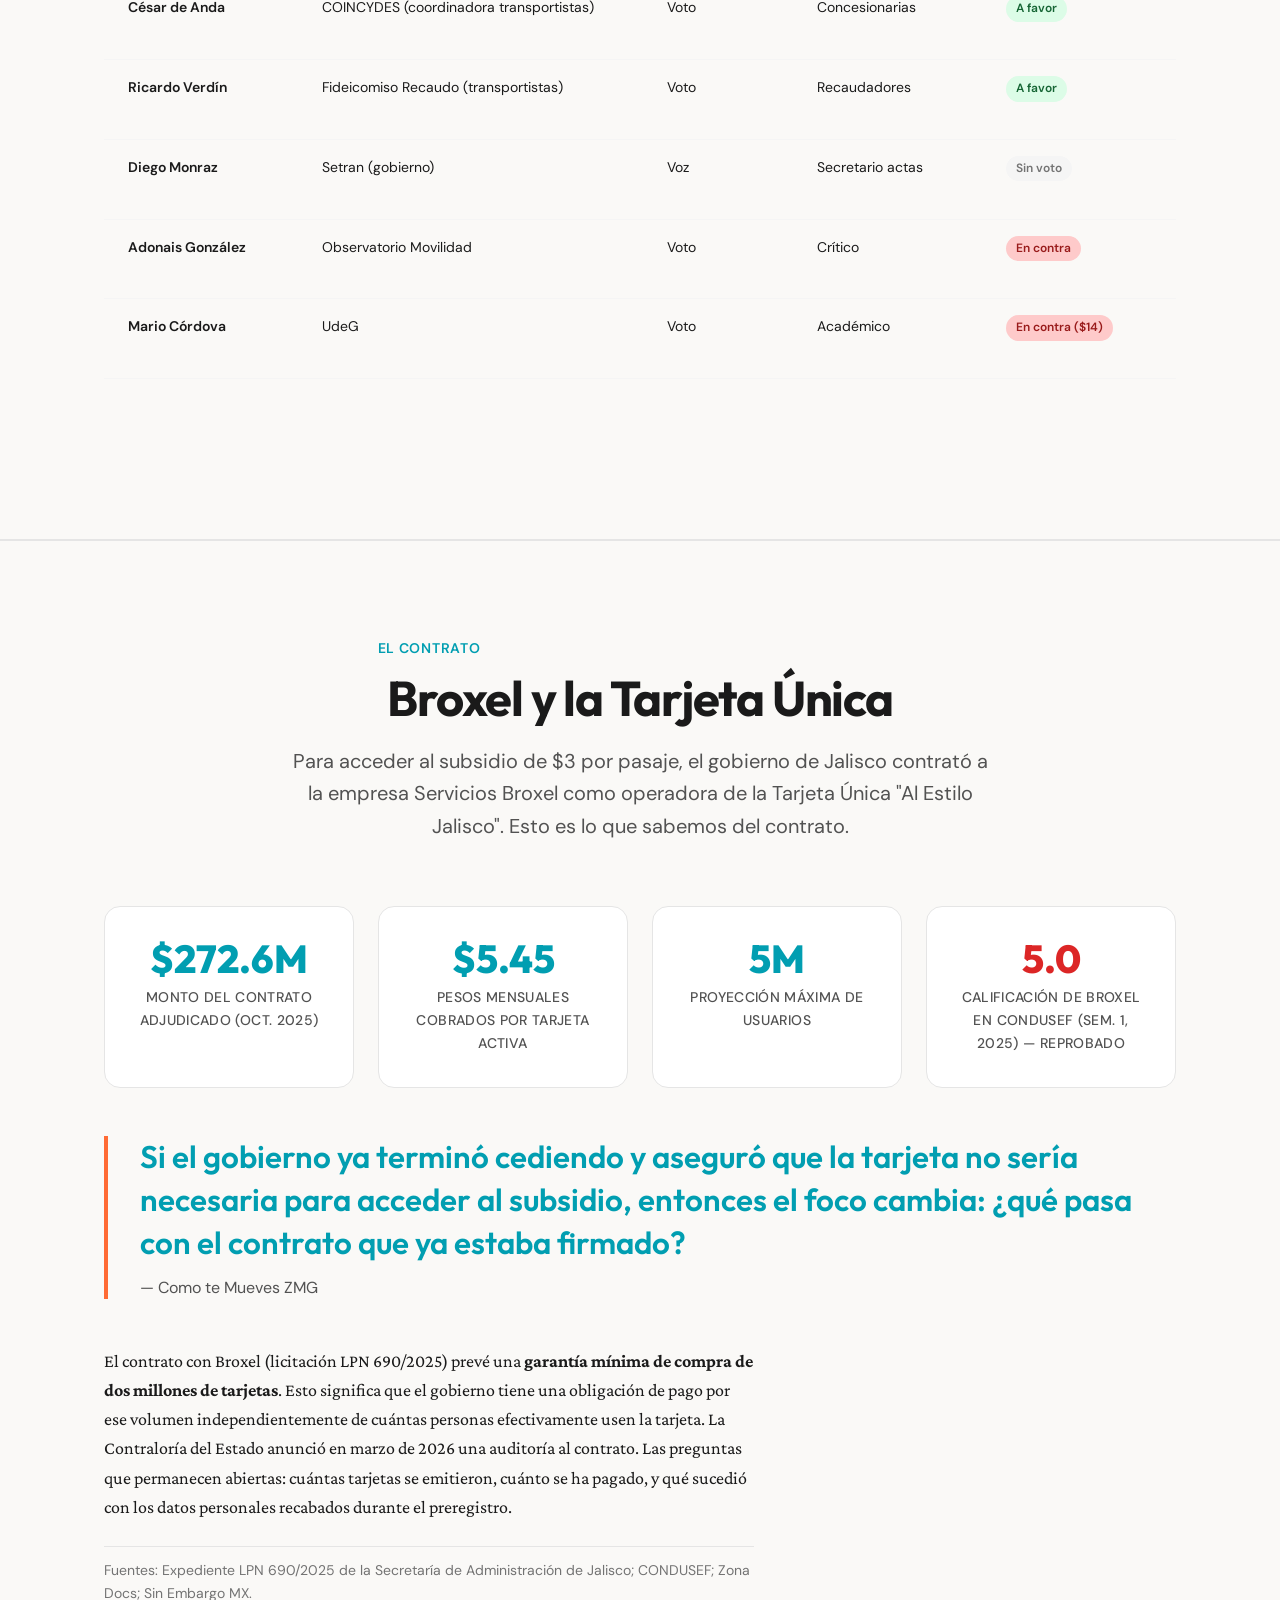
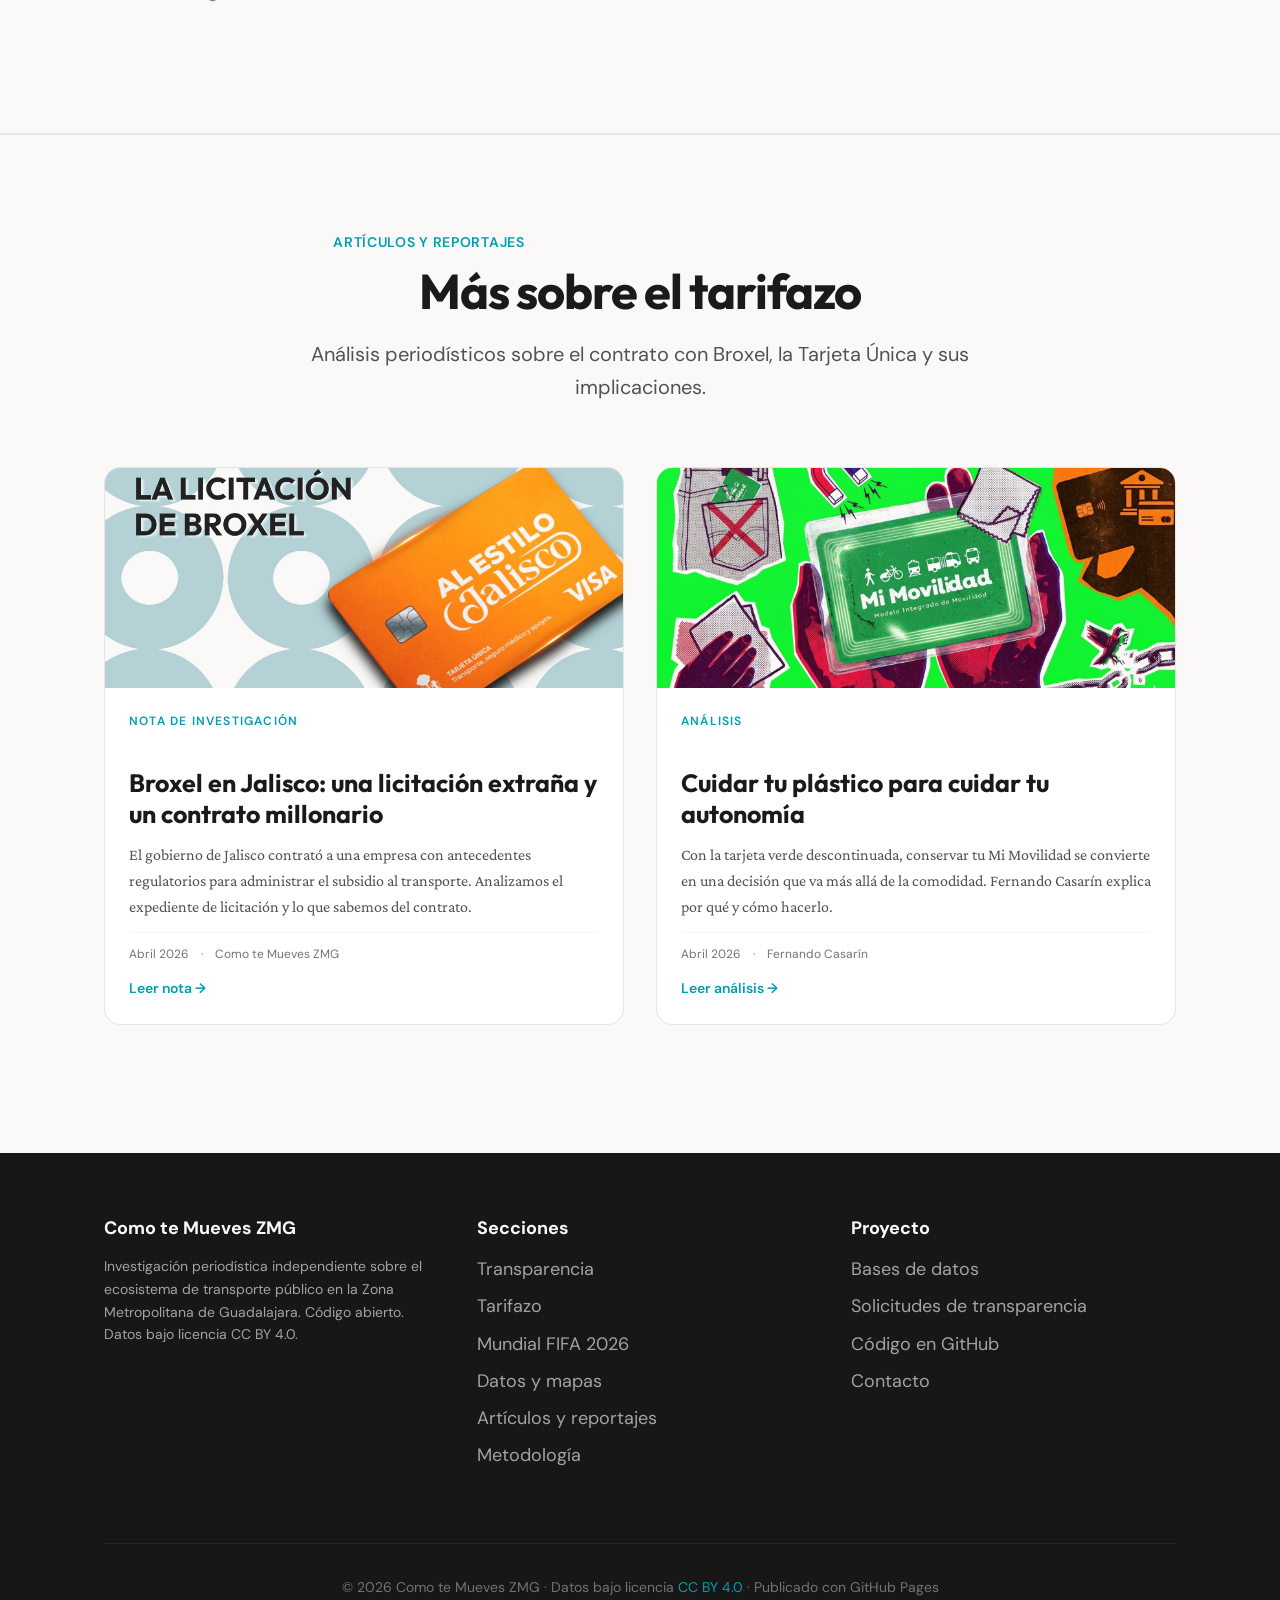
<file: v3/tarifazo.html>
<!DOCTYPE html>
<html lang="es">

<head>
  <meta charset="UTF-8" />
  <meta name="viewport" content="width=device-width, initial-scale=1.0" />
  <title>El Tarifazo — Como te Mueves ZMG</title>
  <meta name="description"
    content="Análisis del proceso que llevó al aumento de tarifa del transporte público en la ZMG en 2026: la fórmula, los actores y el contrato con Broxel." />

  <link rel="preconnect" href="https://fonts.googleapis.com" />
  <link rel="preconnect" href="https://fonts.gstatic.com" crossorigin />
  <link
    href="https://fonts.googleapis.com/css2?family=Outfit:wght@700;800&family=DM+Sans:ital,wght@0,400;0,500;0,600;0,700;1,400&family=Crimson+Pro:ital,wght@0,400;0,600;1,400&display=swap"
    rel="stylesheet" />

  <link rel="stylesheet" href="design-tokens_2.css" />
  <link rel="stylesheet" href="base_2.css" />
  <link rel="stylesheet" href="components_2.css" />

  <style>
    /* ── Sub-navegación interna ────────────────── */
    .subnav {
      background: var(--surface);
      border-bottom: 1px solid var(--gray-200);
      position: sticky;
      top: 65px;
      /* debajo del header principal */
      z-index: 900;
    }

    .subnav-inner {
      display: flex;
      gap: 0;
      overflow-x: auto;
      scrollbar-width: none;
    }

    .subnav-inner::-webkit-scrollbar {
      display: none;
    }

    .subnav-link {
      font-family: var(--font-heading);
      font-size: var(--text-sm);
      font-weight: var(--weight-medium);
      color: var(--text-secondary);
      padding: var(--space-4) var(--space-5);
      white-space: nowrap;
      border-bottom: 3px solid transparent;
      transition: all var(--transition-base) var(--ease-out);
      text-decoration: none;
    }

    .subnav-link:hover,
    .subnav-link.active {
      color: var(--primary);
      border-bottom-color: var(--primary);
      text-decoration: none;
    }

    /* ── Hero de sección ───────────────────────── */
    .section-hero {
      padding: var(--space-9) 0 var(--space-8);
      background: linear-gradient(180deg, var(--primary-light) 0%, var(--background) 100%);
    }

    .back-link {
      display: inline-flex;
      align-items: center;
      gap: var(--space-2);
      font-family: var(--font-heading);
      font-size: var(--text-sm);
      color: var(--text-tertiary);
      margin-bottom: var(--space-5);
      text-decoration: none;
    }

    .back-link:hover {
      color: var(--primary);
      text-decoration: none;
    }

    .back-link::before {
      content: '←';
    }

    /* ── Comparativo tarifario ─────────────────── */
    .tariff-compare {
      display: grid;
      grid-template-columns: repeat(3, 1fr);
      gap: var(--space-4);
      margin: var(--space-7) 0;
    }

    @media (max-width: 640px) {
      .tariff-compare {
        grid-template-columns: 1fr;
      }
    }

    .tariff-item {
      text-align: center;
      padding: var(--space-5);
      border-radius: var(--border-radius-lg);
      background: var(--surface);
      border: 1px solid var(--gray-200);
    }

    .tariff-item.highlight {
      border-color: var(--primary);
      background: var(--primary-light);
    }

    .tariff-item.alert {
      border-color: var(--danger);
      background: #fef2f2;
    }

    .tariff-year {
      font-family: var(--font-heading);
      font-size: var(--text-xs);
      font-weight: var(--weight-semibold);
      color: var(--text-tertiary);
      text-transform: uppercase;
      letter-spacing: var(--tracking-wider);
      margin-bottom: var(--space-2);
    }

    .tariff-peso {
      font-family: var(--font-display);
      font-size: var(--text-5xl);
      font-weight: var(--weight-extrabold);
      line-height: 1;
      margin-bottom: var(--space-1);
    }

    .tariff-peso.old {
      color: var(--text-tertiary);
    }

    .tariff-peso.technical {
      color: var(--danger);
    }

    .tariff-peso.applied {
      color: var(--primary);
    }

    .tariff-note {
      font-family: var(--font-heading);
      font-size: var(--text-sm);
      color: var(--text-secondary);
      line-height: var(--leading-normal);
    }

    /* ── Timeline embed ────────────────────────── */
    .timeline-container {
      margin: var(--space-7) 0;
      border-radius: var(--border-radius-lg);
      overflow: hidden;
      border: 1px solid var(--gray-200);
    }

    .timeline-container iframe {
      display: block;
      width: 100%;
      border: none;
    }

    /* ── Fórmula tarifaria ─────────────────────── */
    .formula-block {
      background: var(--gray-900);
      border-radius: var(--border-radius-lg);
      padding: var(--space-7);
      margin: var(--space-7) 0;
      color: var(--gray-50);
    }

    .formula-equation {
      font-family: var(--font-mono);
      font-size: var(--text-xl);
      color: var(--primary);
      text-align: center;
      margin-bottom: var(--space-6);
      letter-spacing: 0.02em;
    }

    .formula-vars {
      display: grid;
      grid-template-columns: repeat(3, 1fr);
      gap: var(--space-4);
    }

    @media (max-width: 700px) {
      .formula-vars {
        grid-template-columns: 1fr;
      }
    }

    .formula-var {
      background: rgba(255, 255, 255, 0.05);
      border: 1px solid rgba(255, 255, 255, 0.1);
      border-radius: var(--border-radius);
      padding: var(--space-4);
    }

    .formula-var-name {
      font-family: var(--font-mono);
      font-size: var(--text-lg);
      font-weight: var(--weight-bold);
      color: var(--primary);
      margin-bottom: var(--space-2);
    }

    .formula-var-desc {
      font-family: var(--font-heading);
      font-size: var(--text-sm);
      color: var(--gray-300);
      line-height: var(--leading-normal);
      margin: 0;
    }

    .formula-caption {
      font-family: var(--font-heading);
      font-size: var(--text-sm);
      color: var(--gray-400);
      text-align: center;
      margin-top: var(--space-4);
    }

    /* ── Caja de opacidad ──────────────────────── */
    .opacity-box {
      background: var(--accent-light);
      border: 2px solid var(--accent);
      border-radius: var(--border-radius-lg);
      padding: var(--space-6);
      margin: var(--space-7) 0;
    }

    .opacity-box-title {
      font-family: var(--font-heading);
      font-size: var(--text-sm);
      font-weight: var(--weight-bold);
      color: var(--accent-dark);
      text-transform: uppercase;
      letter-spacing: var(--tracking-wider);
      margin-bottom: var(--space-4);
      display: flex;
      align-items: center;
      gap: var(--space-2);
    }

    .opacity-box-grid {
      display: grid;
      grid-template-columns: 1fr 1fr;
      gap: var(--space-5);
    }

    @media (max-width: 600px) {
      .opacity-box-grid {
        grid-template-columns: 1fr;
      }
    }

    .opacity-col-title {
      font-family: var(--font-heading);
      font-size: var(--text-sm);
      font-weight: var(--weight-semibold);
      margin-bottom: var(--space-3);
    }

    .opacity-col-title.yes {
      color: var(--success);
    }

    .opacity-col-title.no {
      color: var(--danger);
    }

    .opacity-list {
      list-style: none;
      padding: 0;
      margin: 0;
    }

    .opacity-list li {
      font-family: var(--font-heading);
      font-size: var(--text-sm);
      color: var(--text-secondary);
      padding: var(--space-2) 0;
      border-bottom: 1px solid var(--gray-200);
      display: flex;
      align-items: flex-start;
      gap: var(--space-2);
      margin: 0;
    }

    .opacity-list li:last-child {
      border-bottom: none;
    }

    .opacity-list li::before {
      flex-shrink: 0;
      margin-top: 1px;
    }

    .opacity-list.yes li::before {
      content: '✓';
      color: var(--success);
      font-weight: bold;
    }

    .opacity-list.no li::before {
      content: '✗';
      color: var(--danger);
      font-weight: bold;
    }

    /* ── Discrepancia del subsidio ─────────────── */
    .discrepancy-block {
      background: #fef2f2;
      border: 2px solid var(--danger);
      border-radius: var(--border-radius-lg);
      padding: var(--space-6);
      margin: var(--space-7) 0;
    }

    .discrepancy-block .label {
      font-family: var(--font-heading);
      font-size: var(--text-xs);
      font-weight: var(--weight-semibold);
      color: var(--danger);
      text-transform: uppercase;
      letter-spacing: var(--tracking-wider);
      margin-bottom: var(--space-4);
    }

    .discrepancy-amounts {
      display: flex;
      align-items: center;
      gap: var(--space-5);
      flex-wrap: wrap;
      margin-bottom: var(--space-4);
    }

    .discrepancy-amt {
      text-align: center;
    }

    .discrepancy-amt .number {
      font-family: var(--font-display);
      font-size: var(--text-4xl);
      font-weight: var(--weight-extrabold);
      line-height: 1;
    }

    .discrepancy-amt .number.announced {
      color: var(--text-tertiary);
    }

    .discrepancy-amt .number.budgeted {
      color: var(--danger);
    }

    .discrepancy-amt .desc {
      font-family: var(--font-heading);
      font-size: var(--text-sm);
      color: var(--text-secondary);
      margin-top: var(--space-1);
    }

    .discrepancy-arrow {
      font-size: var(--text-4xl);
      color: var(--gray-400);
      flex-shrink: 0;
    }

    .discrepancy-gap {
      font-family: var(--font-heading);
      font-size: var(--text-sm);
      color: var(--text-secondary);
      line-height: var(--leading-normal);
      margin: 0;
    }

    /* ── Actores (tabla) ───────────────────────── */
    .actors-table {
      width: 100%;
      border-collapse: collapse;
      margin: var(--space-6) 0;
    }

    .actors-table th {
      font-family: var(--font-heading);
      font-size: var(--text-xs);
      font-weight: var(--weight-semibold);
      color: var(--text-tertiary);
      text-transform: uppercase;
      letter-spacing: var(--tracking-wide);
      padding: var(--space-3) var(--space-5);
      text-align: left;
      border-bottom: 2px solid var(--gray-200);
      background: var(--gray-50);
    }

    .actors-table td {
      font-family: var(--font-heading);
      font-size: var(--text-sm);
      color: var(--text-primary);
      padding: var(--space-4) var(--space-5);
      border-bottom: 1px solid var(--gray-100);
      vertical-align: top;
    }

    .actors-table tr:hover td {
      background: var(--gray-50);
    }

    .actor-name {
      font-weight: var(--weight-semibold);
    }

    .actor-role {
      color: var(--text-secondary);
      font-size: var(--text-xs);
      margin-top: 2px;
    }

    .influence-badge {
      display: inline-block;
      font-family: var(--font-heading);
      font-size: var(--text-xs);
      font-weight: var(--weight-semibold);
      padding: 2px 8px;
      border-radius: var(--border-radius-full);
    }

    .influence-high {
      background: #fef3c7;
      color: #92400e;
    }

    .influence-vhigh {
      background: #fecaca;
      color: #991b1b;
    }

    .influence-medium {
      background: var(--gray-100);
      color: var(--gray-600);
    }

    .vote-badge {
      display: inline-flex;
      align-items: center;
      gap: 4px;
      font-family: var(--font-heading);
      font-size: var(--text-xs);
      font-weight: var(--weight-semibold);
      padding: 3px 10px;
      border-radius: var(--border-radius-full);
    }

    .vote-favor {
      background: #dcfce7;
      color: #166534;
    }

    .vote-contra {
      background: #fecaca;
      color: #991b1b;
    }

    .vote-novote {
      background: var(--gray-100);
      color: var(--gray-500);
    }

    /* ── Tarjetas de artículo ──────────────────── */
    .articles-grid {
      display: grid;
      grid-template-columns: repeat(2, 1fr);
      gap: var(--space-6);
      margin: var(--space-8) 0;
    }

    @media (max-width: 768px) {
      .articles-grid {
        grid-template-columns: 1fr;
      }
    }

    .article-card {
      background: var(--surface);
      border: 1px solid var(--gray-200);
      border-radius: var(--border-radius-lg);
      overflow: hidden;
      text-decoration: none;
      display: flex;
      flex-direction: column;
      transition: all var(--transition-base) var(--ease-out);
    }

    .article-card:hover {
      border-color: var(--primary);
      box-shadow: var(--shadow-lg);
      transform: translateY(-4px);
      text-decoration: none;
    }

    .article-card-img {
      width: 100%;
      height: 220px;
      object-fit: cover;
      display: block;
    }

    .article-card-body {
      padding: var(--space-5);
      flex-grow: 1;
      display: flex;
      flex-direction: column;
      gap: var(--space-3);
    }

    .article-card-type {
      font-family: var(--font-heading);
      font-size: var(--text-xs);
      font-weight: var(--weight-semibold);
      color: var(--primary);
      text-transform: uppercase;
      letter-spacing: var(--tracking-widest);
    }

    .article-card-title {
      font-family: var(--font-display);
      font-size: var(--text-2xl);
      font-weight: var(--weight-bold);
      color: var(--text-primary);
      line-height: var(--leading-tight);
      margin: 0;
    }

    .article-card-excerpt {
      font-family: var(--font-body);
      font-size: var(--text-base);
      color: var(--text-secondary);
      line-height: var(--leading-relaxed);
      margin: 0;
      flex-grow: 1;
    }

    .article-card-meta {
      font-family: var(--font-heading);
      font-size: var(--text-xs);
      color: var(--text-tertiary);
      display: flex;
      gap: var(--space-3);
      padding-top: var(--space-3);
      border-top: 1px solid var(--gray-100);
    }

    .article-card-cta {
      font-family: var(--font-heading);
      font-size: var(--text-sm);
      font-weight: var(--weight-semibold);
      color: var(--primary);
    }

    .article-card-cta::after {
      content: ' →';
      transition: margin var(--transition-fast) var(--ease-out);
    }

    .article-card:hover .article-card-cta::after {
      margin-left: 4px;
    }

    /* ── Artículo completo (dentro de sección) ─── */
    .article-full {
      max-width: var(--content-max);
      margin: 0 auto;
    }

    .article-full-header {
      margin-bottom: var(--space-7);
    }

    .article-full-img {
      width: 100%;
      border-radius: var(--border-radius-lg);
      margin-bottom: var(--space-6);
      display: block;
    }

    .article-full-title {
      font-family: var(--font-display);
      font-size: var(--text-5xl);
      font-weight: var(--weight-extrabold);
      line-height: var(--leading-tight);
      color: var(--text-primary);
      margin-bottom: var(--space-4);
    }

    .article-full-byline {
      font-family: var(--font-heading);
      font-size: var(--text-sm);
      color: var(--text-tertiary);
    }

    .article-body p {
      font-family: var(--font-body);
      font-size: var(--text-lg);
      line-height: var(--leading-relaxed);
      color: var(--text-primary);
      margin-bottom: var(--space-5);
      max-width: none;
    }

    .article-body strong {
      font-weight: var(--weight-bold);
    }

    .article-body ul {
      font-family: var(--font-body);
      font-size: var(--text-lg);
      line-height: var(--leading-relaxed);
      color: var(--text-primary);
      padding-left: var(--space-6);
      margin-bottom: var(--space-5);
    }

    .article-body ul li {
      margin-bottom: var(--space-3);
    }

    /* ── Separador de sección ──────────────────── */
    .section-divider {
      border: none;
      border-top: 2px solid var(--gray-200);
      margin: var(--space-10) 0 var(--space-9);
    }

    /* ── Fade in ───────────────────────────────── */
    .fade-in-section {
      opacity: 0;
      transform: translateY(20px);
      transition: opacity 0.6s var(--ease-out), transform 0.6s var(--ease-out);
    }

    .fade-in-section.visible {
      opacity: 1;
      transform: translateY(0);
    }

    /* ── Pull quote ajustado ──────────────────── */
    .pullquote {
      max-width: none;
      margin: var(--space-7) 0;
    }

    /* ── Nota de fuente ─────────────────────────── */
    .source-note {
      font-family: var(--font-heading);
      font-size: var(--text-sm);
      color: var(--text-tertiary);
      border-top: 1px solid var(--gray-200);
      padding-top: var(--space-3);
      margin-top: var(--space-5);
    }

    /* ── Alert band (igual que home) ───────────── */
    .alert-band {
      background-color: var(--accent-light);
      border-bottom: 2px solid var(--accent);
      padding: var(--space-3) 0;
      text-align: center;
    }

    .alert-band p {
      font-family: var(--font-heading);
      font-size: var(--text-sm);
      font-weight: var(--weight-medium);
      color: var(--text-primary);
      margin: 0;
      max-width: none;
    }

    .alert-band a {
      color: var(--accent-dark);
      font-weight: var(--weight-semibold);
      text-decoration: underline;
    }
  </style>
</head>

<body>

  <!-- ── ALERTA COYUNTURAL ─────────────────────── -->
  <div class="alert-band">
    <p>
      Desde el 1 de abril de 2026, la tarifa del transporte en la ZMG es de <strong>$11 pesos</strong>.
      La tarifa técnica aprobada fue de $14 — un aumento del 47% respecto a los $9.50 anteriores.
    </p>
  </div>

  <!-- ── HEADER ──────────────────────────────────── -->
  <header class="site-header">
    <div class="container">
      <a href="index.html" class="site-logo">Como te Mueves ZMG</a>
      <nav class="site-nav" aria-label="Navegación principal">
        <ul>
          <li><a href="transparencia.html">Transparencia</a></li>
          <li><a href="tarifazo.html" aria-current="page" style="color: var(--primary);">Tarifazo</a></li>
          <li><a href="mundial.html">Mundial</a></li>
          <li><a href="datos.html">Datos y mapas</a></li>
          <li><a href="articulos.html">Artículos y reportajes</a></li>
          <li><a href="metodologia.html">Metodología</a></li>
        </ul>
      </nav>
    </div>
  </header>

  <!-- ── SUB-NAVEGACIÓN INTERNA ──────────────────── -->
  <nav class="subnav" aria-label="Navegación de sección">
    <div class="container">
      <div class="subnav-inner">
        <a href="#historia" class="subnav-link">La historia</a>
        <a href="#formula" class="subnav-link">La fórmula</a>
        <a href="#actores" class="subnav-link">Los actores</a>
        <a href="#broxel" class="subnav-link">Broxel y la tarjeta</a>
        <a href="#reportajes" class="subnav-link">Artículos</a>
      </div>
    </div>
  </nav>


  <!-- ── HERO DE SECCIÓN ─────────────────────────── -->
  <section class="section-hero">
    <div class="container">
      <a href="index.html" class="back-link">Página principal</a>
      <p class="hero-eyebrow">Tarifazo 2026</p>
      <h1 style="max-width: 18ch;">¿Por qué cambió tu tarifa?</h1>
      <p class="hero-subtitle" style="max-width: 52ch;">
        En diciembre de 2025, a puerta cerrada, el Comité Técnico Tarifario aprobó subir el pasaje
        de $9.50 a $14 pesos. Aquí documentamos el proceso: la fórmula, las decisiones y los actores detrás del aumento.
      </p>

      <div class="tariff-compare" style="margin-top: var(--space-7);">
        <div class="tariff-item">
          <p class="tariff-year">Tarifa 2019–2025</p>
          <p class="tariff-peso old">$9.50</p>
          <p class="tariff-note">Vigente durante 7 años</p>
        </div>
        <div class="tariff-item alert">
          <p class="tariff-year">Tarifa técnica (dic. 2025)</p>
          <p class="tariff-peso technical">$14.00</p>
          <p class="tariff-note">Aprobada por el Comité Técnico Tarifario el 26 de diciembre de 2025</p>
        </div>
        <div class="tariff-item highlight">
          <p class="tariff-year">Tarifa aplicada (abr. 2026)</p>
          <p class="tariff-peso applied">$11.00</p>
          <p class="tariff-note">Fijada por el Ejecutivo con subsidio de $3 por pasaje</p>
        </div>
      </div>
    </div>
  </section>


  <!-- ════════════════════════════════════════════
       MOMENTO 1 — LA HISTORIA
       ════════════════════════════════════════════ -->
  <section id="historia" class="section fade-in-section">
    <div class="container">
      <header class="section-header">
        <p class="section-eyebrow">Momento 1 · La historia</p>
        <h2 class="section-title">¿Cómo llegamos aquí?</h2>
        <p class="section-description">
          El aumento de 2026 no fue un evento aislado. Es el resultado de un proceso
          que comenzó en 2018, con decisiones que se acumularon durante dos administraciones estatales.
        </p>
      </header>

      <div class="timeline-container">
        <iframe
          src="https://cdn.knightlab.com/libs/timeline3/latest/embed/index.html?source=v2%3A2PACX-1vSbT0Zz4bzAOi7WDDWfzXFApmWvJB24pJhpZ6DFiyO7rtgUfQaGBVA04mAiV7aEJSEQ0d7WzlHx0D45&font=Default&lang=es&timenav_position=top&hash_bookmark=true&initial_zoom=2&theme=contrast&width=100%25&height=650"
          height="650" title="Línea del tiempo: el tarifazo en la ZMG 2018–2026" allowfullscreen></iframe>
      </div>

      <p class="source-note">Fuente: Elaboración propia con base en reportes de UDG TV, El Informador, Infobae México y
        documentos oficiales del gobierno de Jalisco.</p>
    </div>
  </section>

  <hr class="section-divider" />


  <!-- ════════════════════════════════════════════
       MOMENTO 2 — LA FÓRMULA
       ════════════════════════════════════════════ -->
  <section id="formula" class="section fade-in-section">
    <div class="container">
      <header class="section-header">
        <p class="section-eyebrow">Momento 2 · La fórmula</p>
        <h2 class="section-title">¿Cómo se calcula la tarifa?</h2>
        <p class="section-description">
          La Ley de Movilidad de Jalisco establece una fórmula de indexación anual.
          El problema: solo considera costos de los operadores, no la calidad del servicio.
        </p>
      </header>

      <!-- Fórmula visual -->
      <div class="formula-block">
        <p class="formula-equation">T = T₀ · (1 + α·ΔC + β·ΔINPP + γ·ΔSM)</p>
        <div class="formula-vars">
          <div class="formula-var">
            <p class="formula-var-name">α · ΔC</p>
            <p class="formula-var-desc">Variación en el precio de los combustibles (diésel / gas natural). Ponderación
              definida por el Comité.</p>
          </div>
          <div class="formula-var">
            <p class="formula-var-name">β · ΔINPP</p>
            <p class="formula-var-desc">Variación del Índice Nacional de Precios Productor. Refleja los costos de
              operación vehicular.</p>
          </div>
          <div class="formula-var">
            <p class="formula-var-name">γ · ΔSM</p>
            <p class="formula-var-desc">Variación anual del salario mínimo. Corresponde a los costos de recursos humanos
              del sector.</p>
          </div>
        </div>
        <p class="formula-caption">Artículo 331 · Ley de Movilidad, Seguridad Vial y Transporte del Estado de Jalisco
        </p>
      </div>

      <!-- Qué entra y qué no -->
      <div class="opacity-box">
        <p class="opacity-box-title">⚠ Lo que la fórmula incluye y lo que omite</p>
        <div class="opacity-box-grid">
          <div>
            <p class="opacity-col-title yes">✓ Variables incluidas</p>
            <ul class="opacity-list yes">
              <li>Precio del combustible (diésel)</li>
              <li>Costos de operación vehicular (INPP)</li>
              <li>Costo de mano de obra (salario mínimo)</li>
            </ul>
          </div>
          <div>
            <p class="opacity-col-title no">✗ Variables no incluidas</p>
            <ul class="opacity-list no">
              <li>Satisfacción del usuario</li>
              <li>Frecuencia real de paso</li>
              <li>Cobertura en zonas periféricas</li>
              <li>Accesibilidad para personas con discapacidad</li>
              <li>Porcentaje de flota operativa</li>
            </ul>
          </div>
        </div>
      </div>

      <p style="font-family: var(--font-body); font-size: var(--text-lg); line-height: var(--leading-relaxed);">
        La aplicación de 2026 tuvo además una particularidad: el Comité Técnico utilizó una <strong>indexación
          multianual</strong>
        que proyecta costos hasta 2030. Esta interpretación fue cuestionada por académicos de la Universidad de
        Guadalajara
        y el Observatorio Ciudadano de Movilidad, quienes señalaron que la ley solo permite ajustes anuales.
        La discrepancia entre lo que se votó (13.03 pesos, según el representante de la UdeG) y lo que se publicó
        (14.00 pesos) tampoco ha sido aclarada públicamente: el acta de la sesión del 26 de diciembre de 2025
        no ha sido publicada de forma íntegra.
      </p>

      <!-- Discrepancia del subsidio -->
      <div class="discrepancy-block">
        <p class="label">Dato no aclarado</p>
        <div class="discrepancy-amounts">
          <div class="discrepancy-amt">
            <p class="number announced">$1,200M</p>
            <p class="desc">Anunciados por el gobernador<br>para el subsidio en 2026</p>
          </div>
          <span class="discrepancy-arrow">→</span>
          <div class="discrepancy-amt">
            <p class="number budgeted">$777M</p>
            <p class="desc">Aprobados por el Congreso<br>en el Presupuesto de Egresos</p>
          </div>
        </div>
        <p class="discrepancy-gap">
          La diferencia de más de <strong>423 millones de pesos</strong> entre el anuncio del Ejecutivo y el presupuesto
          aprobado
          no ha sido explicada. El Secretario de Hacienda mencionó "mecanismos de reconducción", pero no existe
          una partida presupuestal específica que los documente.
        </p>
      </div>

      <p class="source-note">Fuentes: Presupuesto de Egresos 2026 del Estado de Jalisco; declaraciones del Secretario de
        Hacienda ante el Congreso del Estado; análisis del Dr. Mario Córdova España (UdeG).</p>
    </div>
  </section>

  <hr class="section-divider" />


  <!-- ════════════════════════════════════════════
       MOMENTO 3 — LOS ACTORES
       ════════════════════════════════════════════ -->
  <section id="actores" class="section fade-in-section">
    <div class="container">
      <header class="section-header">
        <p class="section-eyebrow">Momento 3 · Los actores</p>
        <h2 class="section-title">¿Quién decidió esto?</h2>
        <p class="section-description">
          La fijación de la tarifa involucra a una cadena de actores con distintos niveles de influencia.
          Esto es lo que sabemos de cada uno.
        </p>
      </header>

      <h3
        style="font-family: var(--font-heading); font-size: var(--text-xl); font-weight: var(--weight-semibold); color: var(--text-secondary); margin-bottom: var(--space-4);">
        Comité Técnico Tarifario</h3>
      <p
        style="font-family: var(--font-heading); font-size: var(--text-sm); color: var(--text-secondary); margin-bottom: var(--space-5); max-width: 65ch;">
        El Comité está integrado por 7 miembros: 6 con voto y uno con voz únicamente (el Secretario de Transporte, que
        actúa como secretario de actas). La votación del 26 de diciembre de 2025 aprobó la tarifa técnica de $14.</p>

      <div style="overflow-x: auto; margin-bottom: var(--space-8);">
        <table class="actors-table" aria-label="Miembros del Comité Técnico Tarifario">
          <thead>
            <tr>
              <th>Miembro</th>
              <th>Representa</th>
              <th>Participación</th>
              <th>Peso real</th>
              <th>Voto en el tarifazo</th>
            </tr>
          </thead>
          <tbody>
            <tr>
              <td>
                <p class="actor-name">Juan Huerta Peres</p>
              </td>
              <td>CTM Jalisco (sindicato)</td>
              <td>Voto</td>
              <td>Sindical corporativo</td>
              <td><span class="vote-badge vote-favor">A favor</span></td>
            </tr>
            <tr>
              <td>
                <p class="actor-name">José Alberto Cortés</p>
              </td>
              <td>CROC (transportistas)</td>
              <td>Voto</td>
              <td>Voz transportistas</td>
              <td><span class="vote-badge vote-favor">A favor</span></td>
            </tr>
            <tr>
              <td>
                <p class="actor-name">César de Anda</p>
              </td>
              <td>COINCYDES (coordinadora transportistas)</td>
              <td>Voto</td>
              <td>Concesionarias</td>
              <td><span class="vote-badge vote-favor">A favor</span></td>
            </tr>
            <tr>
              <td>
                <p class="actor-name">Ricardo Verdín</p>
              </td>
              <td>Fideicomiso Recaudo (transportistas)</td>
              <td>Voto</td>
              <td>Recaudadores</td>
              <td><span class="vote-badge vote-favor">A favor</span></td>
            </tr>
            <tr>
              <td>
                <p class="actor-name">Diego Monraz</p>
              </td>
              <td>Setran (gobierno)</td>
              <td>Voz</td>
              <td>Secretario actas</td>
              <td><span class="vote-badge vote-novote">Sin voto</span></td>
            </tr>
            <tr>
              <td>
                <p class="actor-name">Adonais González</p>
              </td>
              <td>Observatorio Movilidad</td>
              <td>Voto</td>
              <td>Crítico</td>
              <td><span class="vote-badge vote-contra">En contra</span></td>
            </tr>
            <tr>
              <td>
                <p class="actor-name">Mario Córdova</p>
              </td>
              <td>UdeG</td>
              <td>Voto</td>
              <td>Académico</td>
              <td><span class="vote-badge vote-contra">En contra ($14)</span></td>
            </tr>
          </tbody>
        </table>
      </div>

    </div>
  </section>

  <hr class="section-divider" />


  <!-- ════════════════════════════════════════════
       BROXEL Y LA TARJETA
       ════════════════════════════════════════════ -->
  <section id="broxel" class="section fade-in-section">
    <div class="container">
      <header class="section-header">
        <p class="section-eyebrow">El contrato</p>
        <h2 class="section-title">Broxel y la Tarjeta Única</h2>
        <p class="section-description">
          Para acceder al subsidio de $3 por pasaje, el gobierno de Jalisco contrató a la empresa Servicios Broxel
          como operadora de la Tarjeta Única "Al Estilo Jalisco". Esto es lo que sabemos del contrato.
        </p>
      </header>

      <!-- Datos clave del contrato -->
      <div class="stats-grid" style="margin-bottom: var(--space-7);">
        <div class="stat-card">
          <div class="stat-number" style="font-size: var(--text-4xl);">$272.6M</div>
          <div class="stat-label">Monto del contrato adjudicado (oct. 2025)</div>
        </div>
        <div class="stat-card">
          <div class="stat-number" style="font-size: var(--text-4xl);">$5.45</div>
          <div class="stat-label">Pesos mensuales cobrados por tarjeta activa</div>
        </div>
        <div class="stat-card">
          <div class="stat-number" style="font-size: var(--text-4xl);">5M</div>
          <div class="stat-label">Proyección máxima de usuarios</div>
        </div>
        <div class="stat-card">
          <div class="stat-number" style="font-size: var(--text-4xl); color: var(--danger);">5.0</div>
          <div class="stat-label">Calificación de Broxel en CONDUSEF (sem. 1, 2025) — reprobado</div>
        </div>
      </div>

      <blockquote class="pullquote">
        Si el gobierno ya terminó cediendo y aseguró que la tarjeta no sería necesaria para acceder al subsidio,
        entonces el foco cambia: ¿qué pasa con el contrato que ya estaba firmado?
        <p class="pullquote-cite">Como te Mueves ZMG</p>
      </blockquote>

      <p style="font-family: var(--font-body); font-size: var(--text-lg); line-height: var(--leading-relaxed);">
        El contrato con Broxel (licitación LPN 690/2025) prevé una <strong>garantía mínima de compra de dos millones de
          tarjetas</strong>.
        Esto significa que el gobierno tiene una obligación de pago por ese volumen independientemente
        de cuántas personas efectivamente usen la tarjeta. La Contraloría del Estado anunció en marzo de 2026
        una auditoría al contrato. Las preguntas que permanecen abiertas: cuántas tarjetas se emitieron,
        cuánto se ha pagado, y qué sucedió con los datos personales recabados durante el preregistro.
      </p>

      <p class="source-note">Fuentes: Expediente LPN 690/2025 de la Secretaría de Administración de Jalisco; CONDUSEF;
        Zona Docs; Sin Embargo MX.</p>
    </div>
  </section>

  <hr class="section-divider" />


  <!-- ════════════════════════════════════════════
       ARTÍCULOS Y REPORTAJES
       ════════════════════════════════════════════ -->
  <section id="reportajes" class="section fade-in-section">
    <div class="container">
      <header class="section-header">
        <p class="section-eyebrow">Artículos y reportajes</p>
        <h2 class="section-title">Más sobre el tarifazo</h2>
        <p class="section-description">
          Análisis periodísticos sobre el contrato con Broxel, la Tarjeta Única y sus implicaciones.
        </p>
      </header>

      <div class="articles-grid">

        <!-- Artículo 1: Broxel -->
        <a href="articulo-broxel.html" class="article-card">
          <img src="imagen_contrato_broxel.png" alt="La licitación de Broxel — tarjeta naranja Al Estilo Jalisco"
            class="article-card-img" />
          <div class="article-card-body">
            <p class="article-card-type">Nota de investigación</p>
            <h3 class="article-card-title">Broxel en Jalisco: una licitación extraña y un contrato millonario</h3>
            <p class="article-card-excerpt">
              El gobierno de Jalisco contrató a una empresa con antecedentes regulatorios para administrar
              el subsidio al transporte. Analizamos el expediente de licitación y lo que sabemos del contrato.
            </p>
            <div class="article-card-meta">
              <span>Abril 2026</span>
              <span>·</span>
              <span>Como te Mueves ZMG</span>
            </div>
            <span class="article-card-cta">Leer nota</span>
          </div>
        </a>

        <!-- Artículo 2: Plástico -->
        <a href="articulo-plastico.html" class="article-card">
          <img src="imagen-cuida-tu-plastico.jpeg" alt="Cuidar tu plástico para cuidar tu autonomía"
            class="article-card-img" />
          <div class="article-card-body">
            <p class="article-card-type">Análisis</p>
            <h3 class="article-card-title">Cuidar tu plástico para cuidar tu autonomía</h3>
            <p class="article-card-excerpt">
              Con la tarjeta verde descontinuada, conservar tu Mi Movilidad se convierte en una decisión
              que va más allá de la comodidad. Fernando Casarín explica por qué y cómo hacerlo.
            </p>
            <div class="article-card-meta">
              <span>Abril 2026</span>
              <span>·</span>
              <span>Fernando Casarín</span>
            </div>
            <span class="article-card-cta">Leer análisis</span>
          </div>
        </a>

      </div>
    </div>
  </section>


  <!-- ── FOOTER ───────────────────────────────────── -->
  <footer class="site-footer" role="contentinfo">
    <div class="container">
      <div class="footer-content">
        <div class="footer-section">
          <h4>Como te Mueves ZMG</h4>
          <p
            style="font-family: var(--font-heading); font-size: var(--text-sm); color: var(--gray-400); line-height: var(--leading-relaxed); max-width: none;">
            Investigación periodística independiente sobre el ecosistema de transporte público
            en la Zona Metropolitana de Guadalajara. Código abierto. Datos bajo licencia CC BY 4.0.
          </p>
        </div>
        <div class="footer-section">
          <h4>Secciones</h4>
          <ul>
            <li><a href="transparencia.html">Transparencia</a></li>
            <li><a href="tarifazo.html">Tarifazo</a></li>
            <li><a href="mundial.html">Mundial FIFA 2026</a></li>
            <li><a href="datos.html">Datos y mapas</a></li>
            <li><a href="articulos.html">Artículos y reportajes</a></li>
            <li><a href="metodologia.html">Metodología</a></li>
          </ul>
        </div>
        <div class="footer-section">
          <h4>Proyecto</h4>
          <ul>
            <li><a href="metodologia.html">Bases de datos</a></li>
            <li><a href="metodologia.html#transparencia">Solicitudes de transparencia</a></li>
            <li><a href="https://github.com/" target="_blank" rel="noopener">Código en GitHub</a></li>
            <li><a href="mailto:contacto@comotemoveszmg.mx">Contacto</a></li>
          </ul>
        </div>
      </div>
      <div class="footer-bottom">
        © 2026 Como te Mueves ZMG · Datos bajo licencia <a href="https://creativecommons.org/licenses/by/4.0/"
          style="color: var(--primary);">CC BY 4.0</a> · Publicado con GitHub Pages
      </div>
    </div>
  </footer>


  <script>
    // Fade-in al scroll
    const sections = document.querySelectorAll('.fade-in-section');
    const observer = new IntersectionObserver(entries => {
      entries.forEach(e => { if (e.isIntersecting) e.target.classList.add('visible'); });
    }, { threshold: 0.08 });
    sections.forEach(s => observer.observe(s));

    // Header con sombra al scroll
    const header = document.querySelector('.site-header');
    window.addEventListener('scroll', () => {
      header.style.boxShadow = window.scrollY > 10 ? 'var(--shadow-md)' : 'none';
    });

    // Sub-nav: marcar enlace activo según sección visible
    const anchors = document.querySelectorAll('.subnav-link');
    const sectionEls = [...anchors].map(a => document.querySelector(a.getAttribute('href')));

    const navObserver = new IntersectionObserver(entries => {
      entries.forEach(entry => {
        if (entry.isIntersecting) {
          anchors.forEach(a => a.classList.remove('active'));
          const active = document.querySelector(`.subnav-link[href="#${entry.target.id}"]`);
          if (active) active.classList.add('active');
        }
      });
    }, { rootMargin: '-30% 0px -60% 0px' });

    sectionEls.forEach(s => { if (s) navObserver.observe(s); });
  </script>

</body>

</html>
</file>
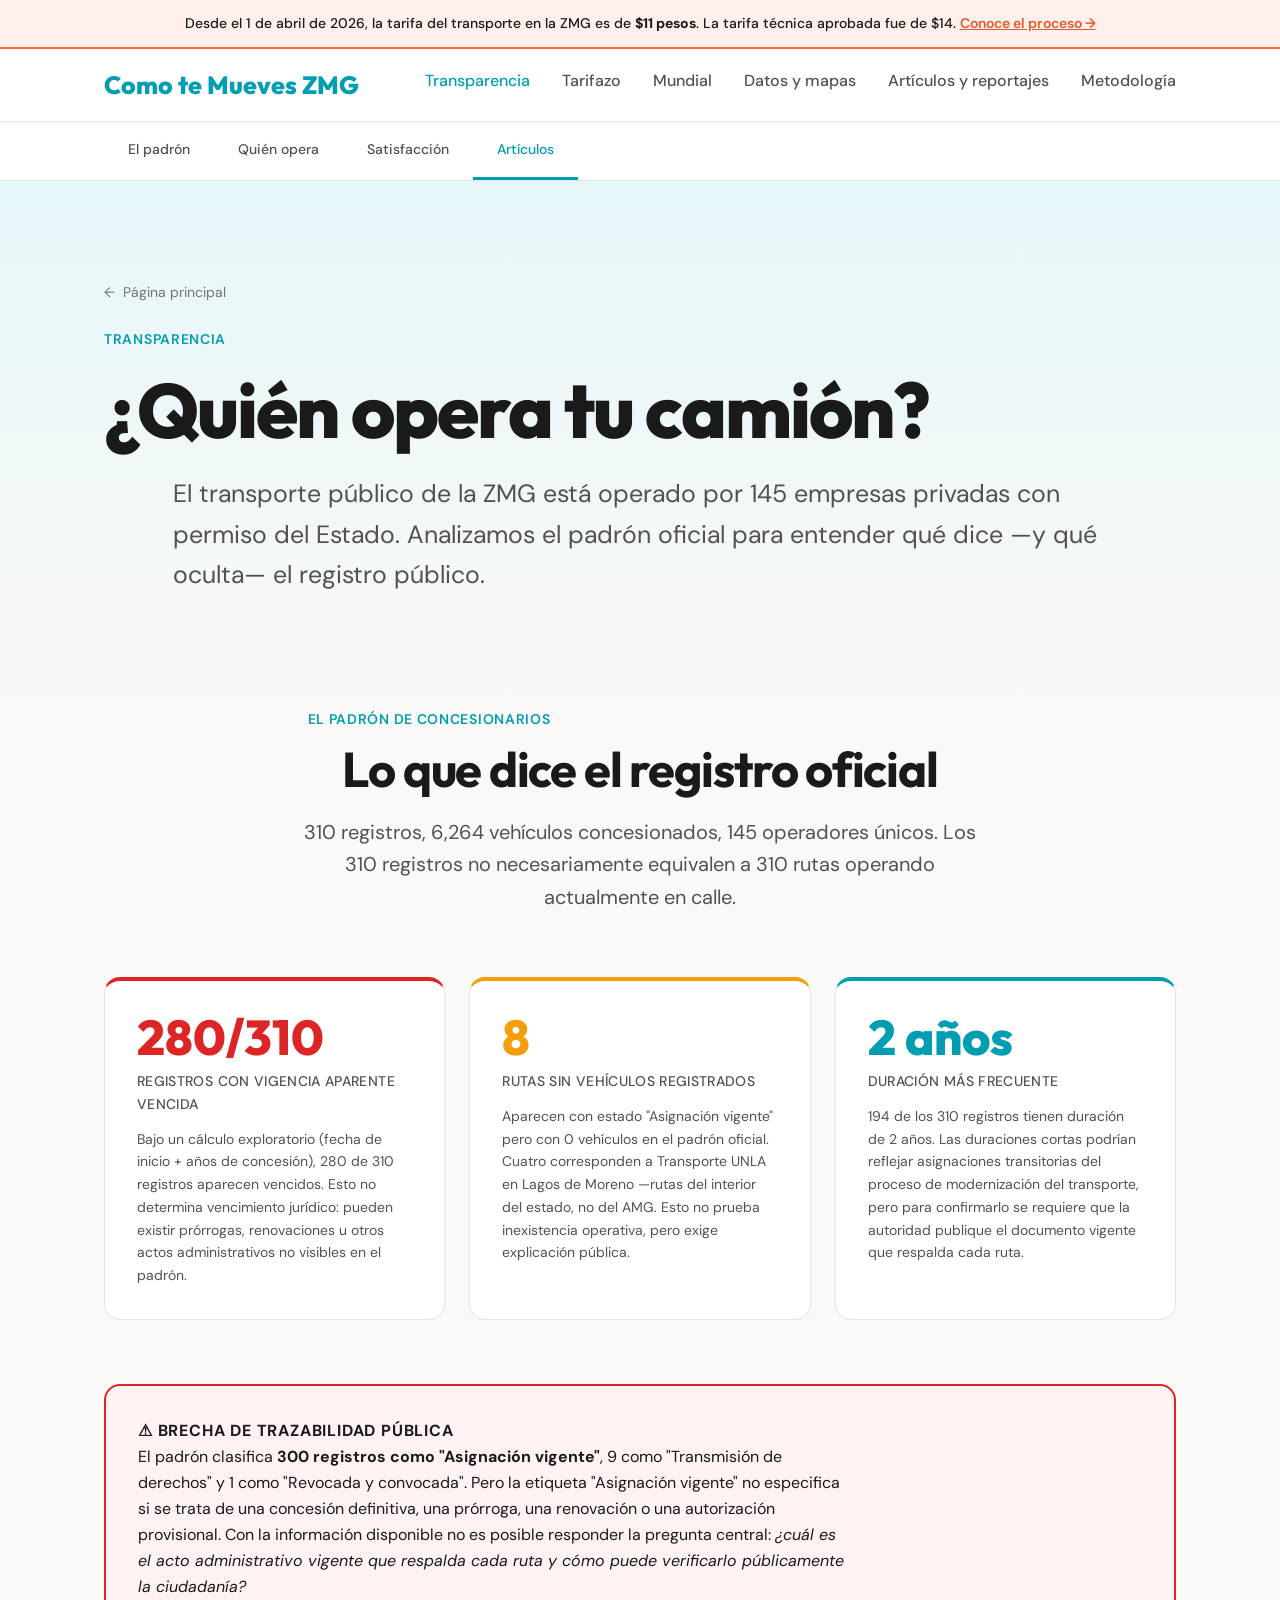
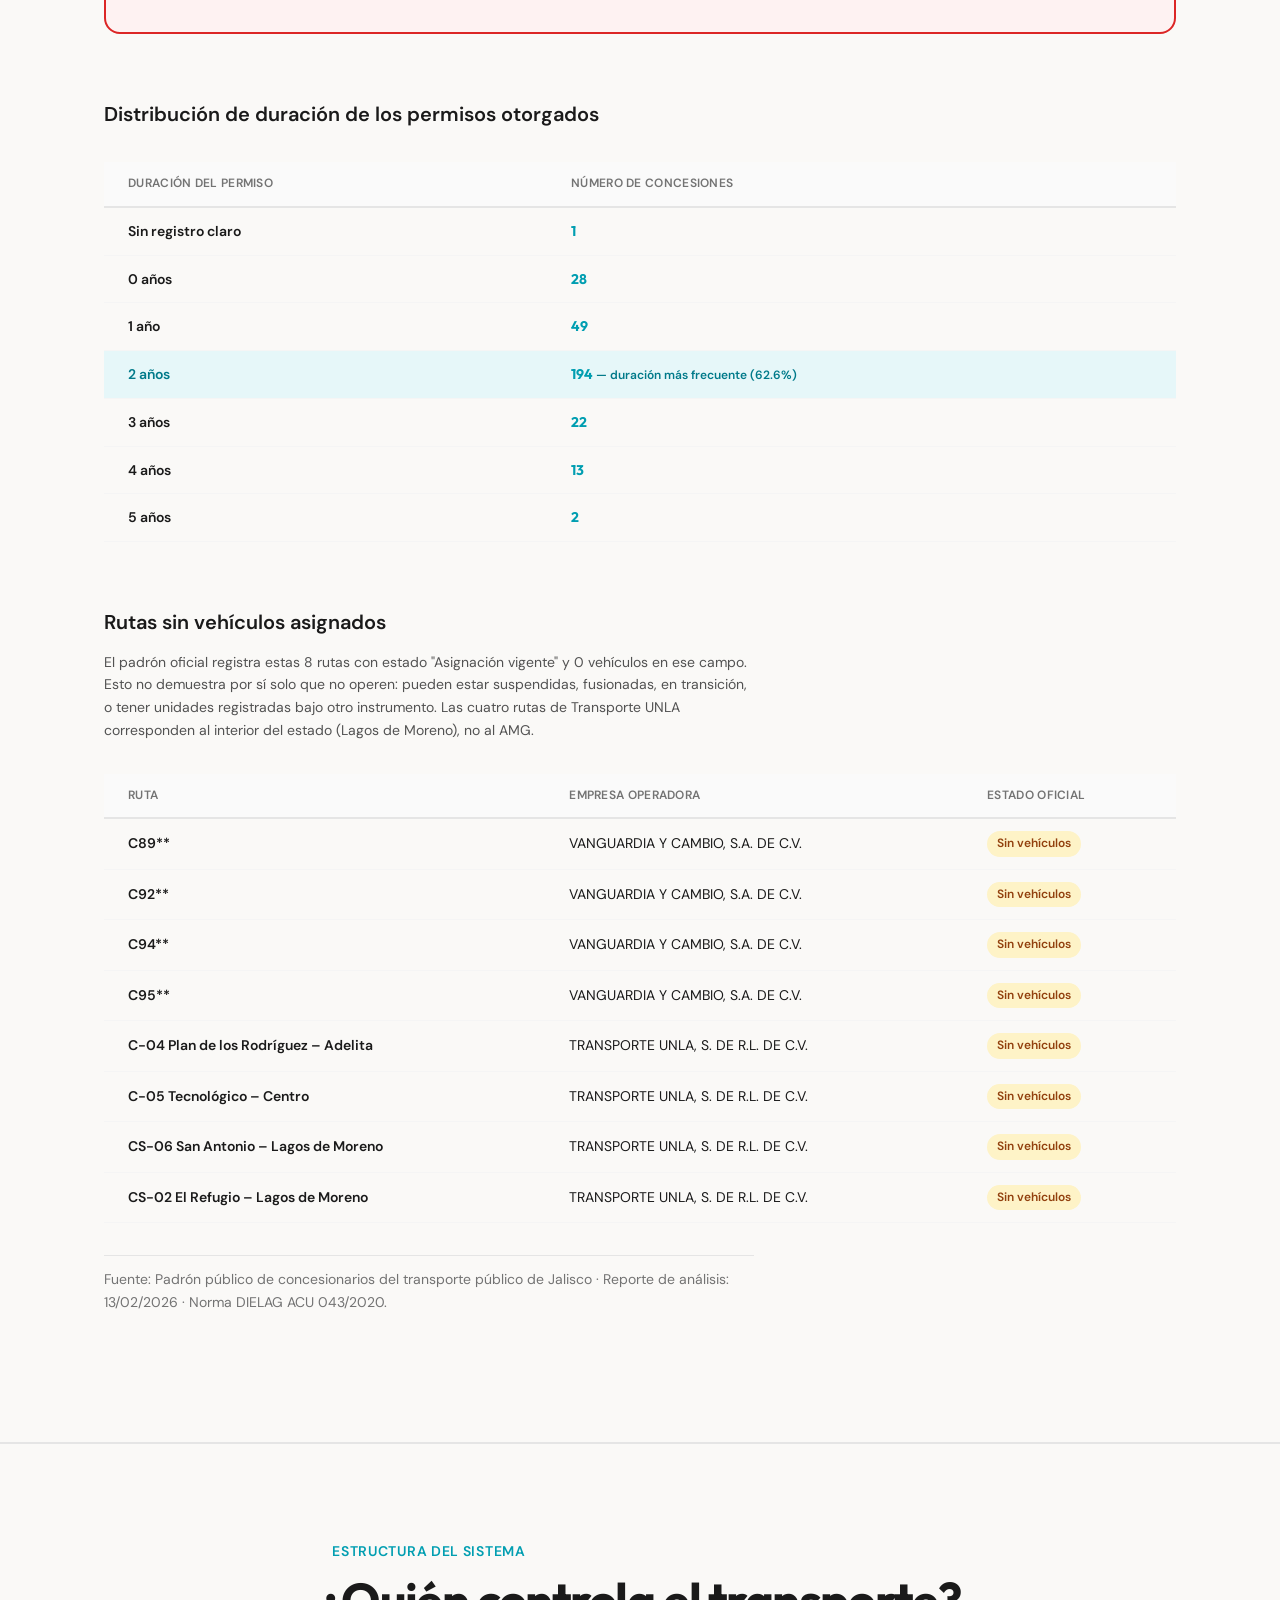
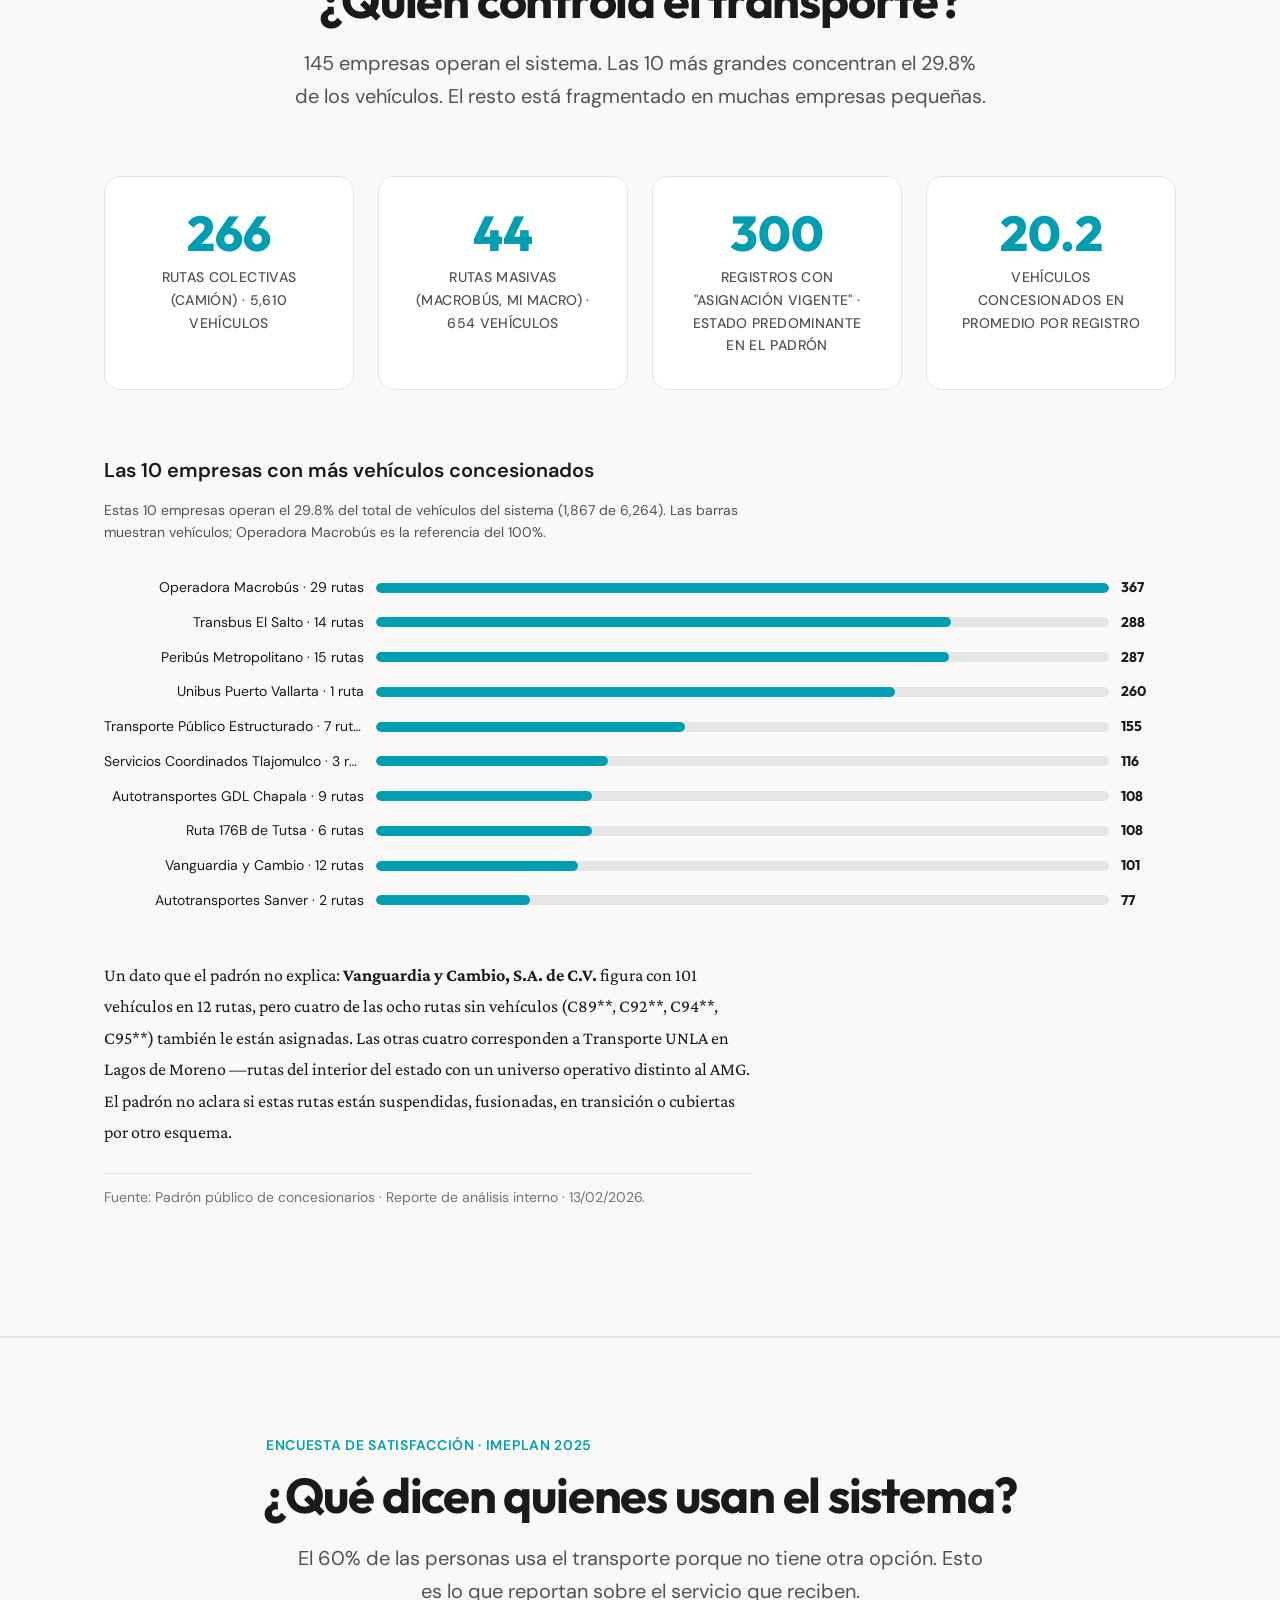
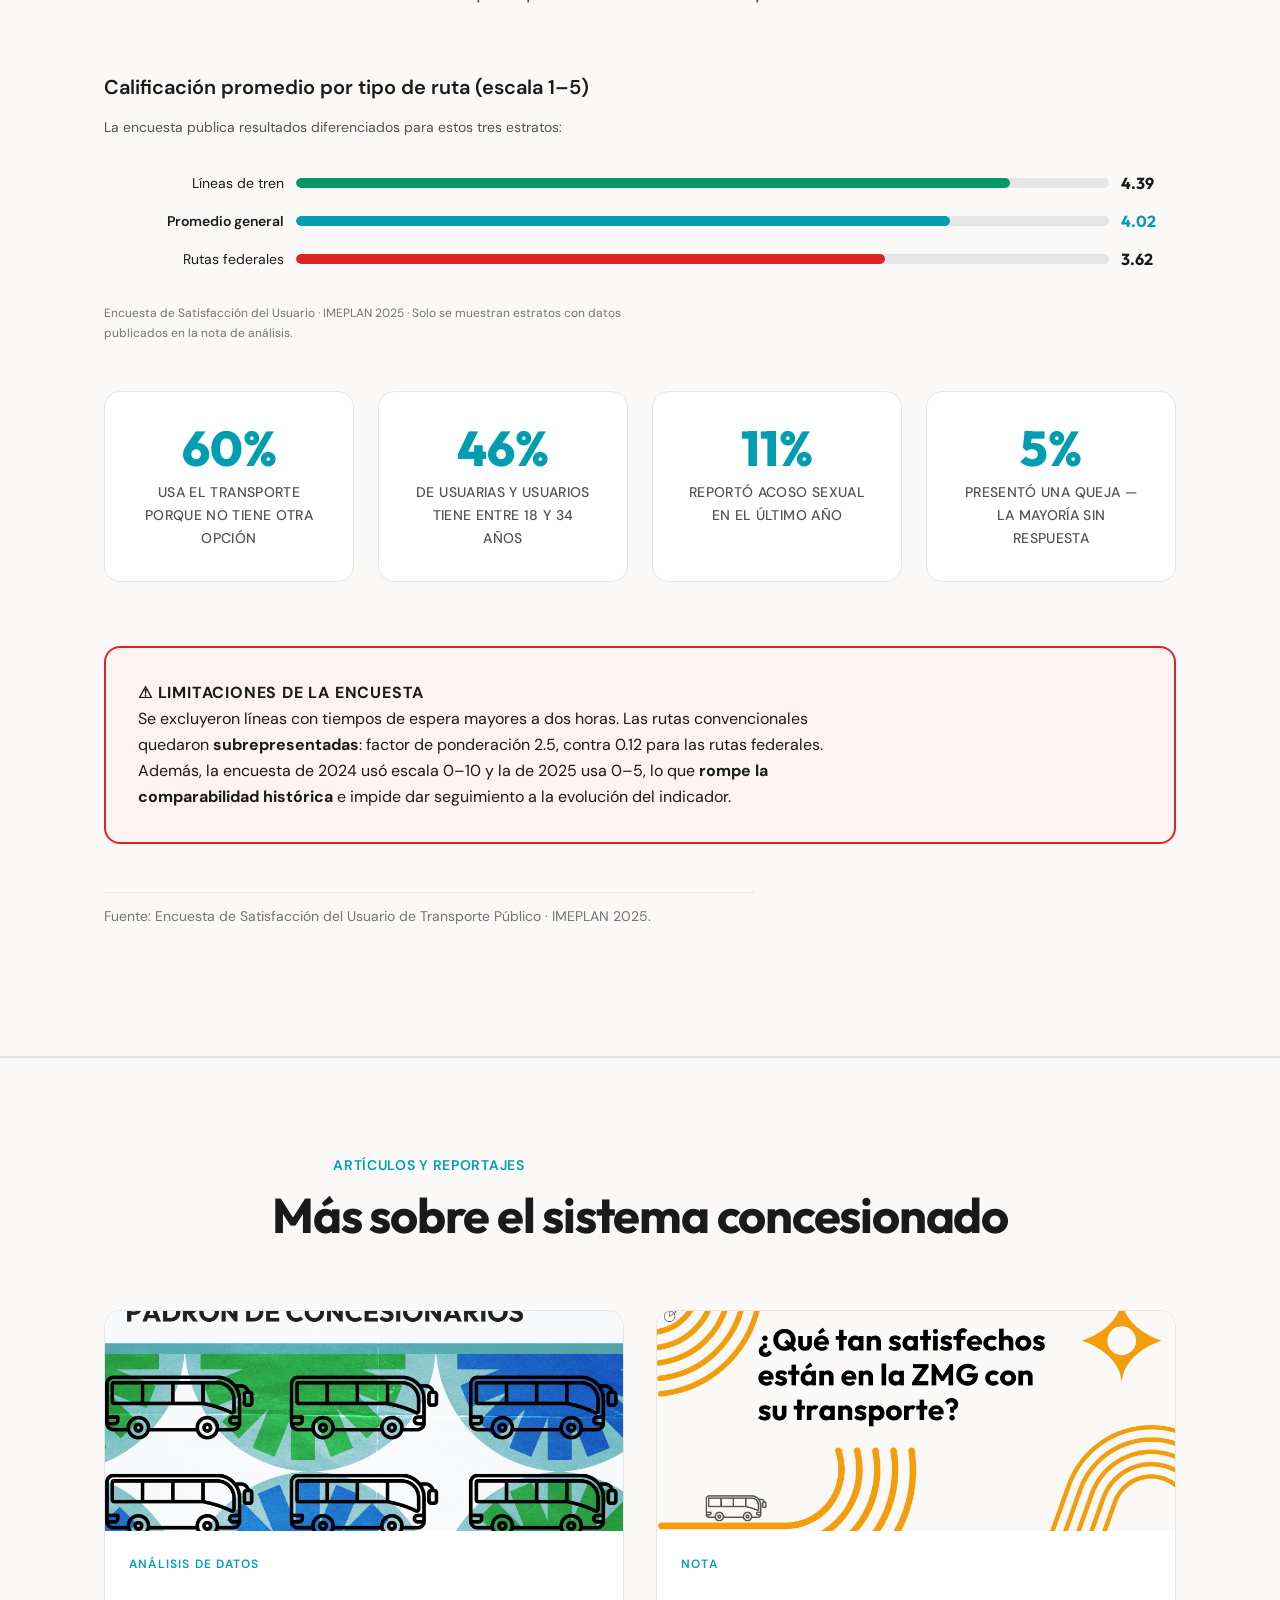
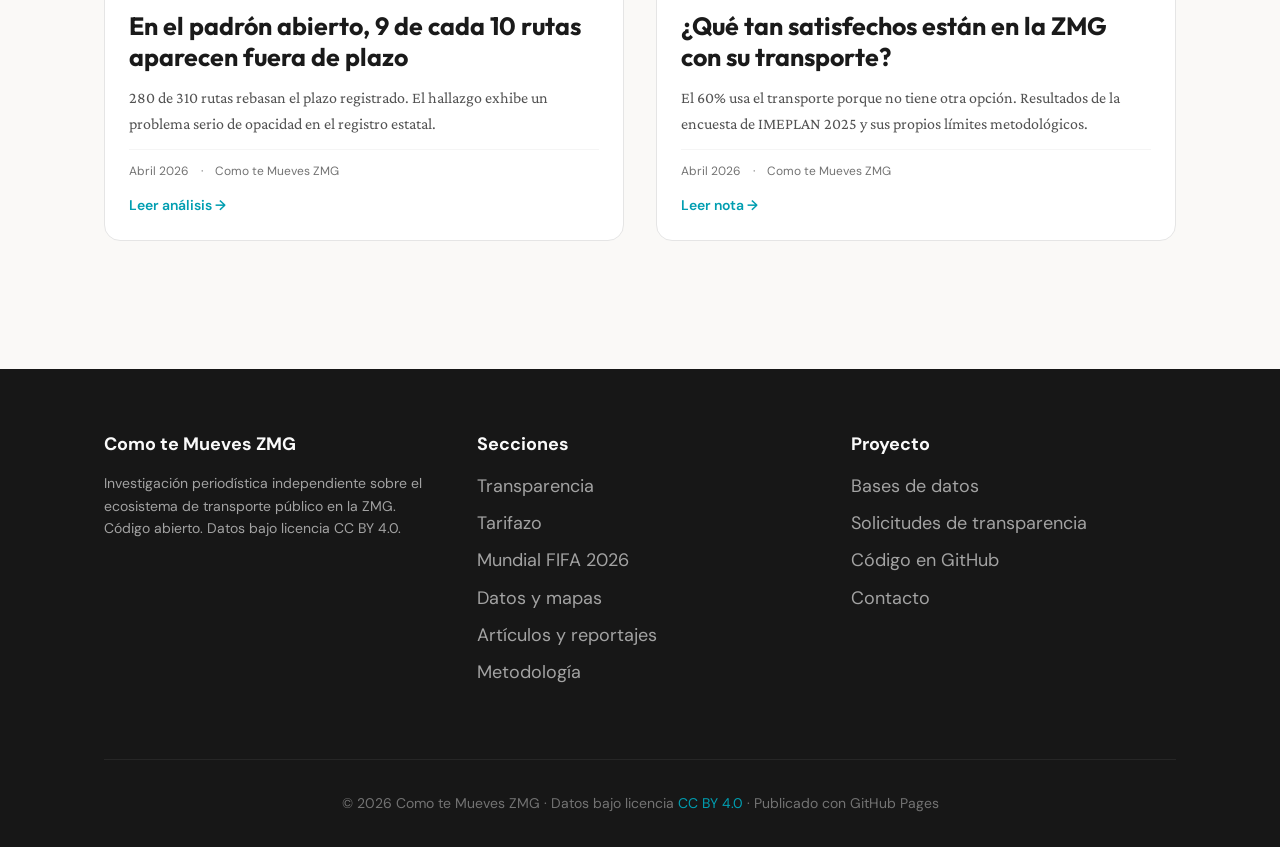
<file: v3/transparencia.html>
<!DOCTYPE html>
<html lang="es">
<head>
  <meta charset="UTF-8" />
  <meta name="viewport" content="width=device-width, initial-scale=1.0" />
  <title>Transparencia — Como te Mueves ZMG</title>
  <meta name="description" content="¿Quién opera el transporte público de la ZMG? Analizamos el padrón de concesionarios, las rutas vencidas y lo que el registro oficial no permite saber." />
  <link rel="preconnect" href="https://fonts.googleapis.com" />
  <link rel="preconnect" href="https://fonts.gstatic.com" crossorigin />
  <link href="https://fonts.googleapis.com/css2?family=Outfit:wght@700;800&family=DM+Sans:ital,wght@0,400;0,500;0,600;0,700;1,400&family=Crimson+Pro:ital,wght@0,400;0,600;1,400&display=swap" rel="stylesheet" />
  <link rel="stylesheet" href="design-tokens_2.css" />
  <link rel="stylesheet" href="base_2.css" />
  <link rel="stylesheet" href="components_2.css" />
  <style>
    .alert-band{background-color:var(--accent-light);border-bottom:2px solid var(--accent);padding:var(--space-3) 0;text-align:center}
    .alert-band p{font-family:var(--font-heading);font-size:var(--text-sm);font-weight:var(--weight-medium);color:var(--text-primary);margin:0;max-width:none}
    .alert-band a{color:var(--accent-dark);font-weight:var(--weight-semibold);text-decoration:underline}
    .subnav{background:var(--surface);border-bottom:1px solid var(--gray-200);position:sticky;top:65px;z-index:900}
    .subnav-inner{display:flex;overflow-x:auto;scrollbar-width:none}
    .subnav-inner::-webkit-scrollbar{display:none}
    .subnav-link{font-family:var(--font-heading);font-size:var(--text-sm);font-weight:var(--weight-medium);color:var(--text-secondary);padding:var(--space-4) var(--space-5);white-space:nowrap;border-bottom:3px solid transparent;transition:all var(--transition-base) var(--ease-out);text-decoration:none}
    .subnav-link:hover,.subnav-link.active{color:var(--primary);border-bottom-color:var(--primary);text-decoration:none}
    .section-hero{padding:var(--space-9) 0 var(--space-8);background:linear-gradient(180deg,var(--primary-light) 0%,var(--background) 100%)}
    .back-link{display:inline-flex;align-items:center;gap:var(--space-2);font-family:var(--font-heading);font-size:var(--text-sm);color:var(--text-tertiary);margin-bottom:var(--space-5);text-decoration:none}
    .back-link:hover{color:var(--primary);text-decoration:none}
    .back-link::before{content:"←"}
    .findings-grid{display:grid;grid-template-columns:repeat(3,1fr);gap:var(--space-5);margin:var(--space-8) 0}
    @media(max-width:768px){.findings-grid{grid-template-columns:1fr}}
    .finding-card{background:var(--surface);border:1px solid var(--gray-200);border-radius:var(--border-radius-lg);padding:var(--space-6);border-top:4px solid var(--primary)}
    .finding-card.alert-card{border-top-color:var(--danger)}
    .finding-card.warn-card{border-top-color:var(--warning)}
    .finding-number{font-family:var(--font-display);font-size:var(--text-5xl);font-weight:var(--weight-extrabold);line-height:1;margin-bottom:var(--space-2)}
    .finding-number.c-primary{color:var(--primary)}
    .finding-number.c-danger{color:var(--danger)}
    .finding-number.c-warning{color:var(--warning)}
    .finding-label{font-family:var(--font-heading);font-size:var(--text-sm);font-weight:var(--weight-medium);color:var(--text-secondary);text-transform:uppercase;letter-spacing:var(--tracking-wide);margin-bottom:var(--space-3)}
    .finding-desc{font-family:var(--font-heading);font-size:var(--text-sm);color:var(--text-secondary);line-height:var(--leading-relaxed);margin:0}
    .opacity-box{background:#fef2f2;border:2px solid var(--danger);border-radius:var(--border-radius-lg);padding:var(--space-6);margin:var(--space-7) 0}
    .opacity-box-label{font-family:var(--font-heading);font-size:var(--text-xs);font-weight:var(--weight-bold);color:var(--danger);text-transform:uppercase;letter-spacing:var(--tracking-wider);margin-bottom:var(--space-3)}
    .opacity-box p{font-family:var(--font-heading);font-size:var(--text-base);color:var(--text-primary);line-height:var(--leading-relaxed);margin:0}
    .data-table-wrap{overflow-x:auto;margin:var(--space-6) 0}
    .data-table{width:100%;border-collapse:collapse;min-width:500px}
    .data-table th{font-family:var(--font-heading);font-size:var(--text-xs);font-weight:var(--weight-semibold);color:var(--text-tertiary);text-transform:uppercase;letter-spacing:var(--tracking-wide);padding:var(--space-3) var(--space-5);text-align:left;background:var(--gray-50);border-bottom:2px solid var(--gray-200)}
    .data-table td{font-family:var(--font-heading);font-size:var(--text-sm);color:var(--text-primary);padding:var(--space-3) var(--space-5);border-bottom:1px solid var(--gray-100);vertical-align:middle}
    .data-table tr:hover td{background:var(--gray-50)}
    .data-table .num{font-family:var(--font-display);font-weight:var(--weight-bold);color:var(--primary)}
    .data-table .bold{font-weight:var(--weight-semibold)}
    .status-badge{display:inline-flex;align-items:center;font-family:var(--font-heading);font-size:var(--text-xs);font-weight:var(--weight-semibold);padding:3px 10px;border-radius:var(--border-radius-full)}
    .status-fantasma{background:#fef3c7;color:#92400e}
    .op-bars{display:flex;flex-direction:column;gap:var(--space-3);margin:var(--space-6) 0}
    .op-row{display:grid;grid-template-columns:260px 1fr 55px;align-items:center;gap:var(--space-3)}
    @media(max-width:680px){.op-row{grid-template-columns:140px 1fr 45px}}
    .op-label{font-family:var(--font-heading);font-size:var(--text-sm);color:var(--text-primary);text-align:right;white-space:nowrap;overflow:hidden;text-overflow:ellipsis}
    .op-bar-track{height:10px;background:var(--gray-200);border-radius:5px;overflow:hidden}
    .op-bar-fill{height:100%;border-radius:5px;background:var(--primary)}
    .op-val{font-family:var(--font-display);font-size:var(--text-sm);font-weight:var(--weight-bold);color:var(--text-primary)}
    .sat-chart{display:flex;flex-direction:column;gap:var(--space-3);margin:var(--space-6) 0}
    .sat-row{display:grid;grid-template-columns:180px 1fr 55px;align-items:center;gap:var(--space-3)}
    @media(max-width:560px){.sat-row{grid-template-columns:120px 1fr 45px}}
    .sat-label{font-family:var(--font-heading);font-size:var(--text-sm);color:var(--text-primary);text-align:right}
    .sat-bar-track{height:10px;background:var(--gray-200);border-radius:5px;overflow:hidden}
    .sat-bar-fill{height:100%;border-radius:5px}
    .sat-score{font-family:var(--font-display);font-size:var(--text-base);font-weight:var(--weight-bold);color:var(--text-primary)}
    .articles-grid{display:grid;grid-template-columns:repeat(2,1fr);gap:var(--space-6);margin:var(--space-8) 0}
    @media(max-width:768px){.articles-grid{grid-template-columns:1fr}}
    .article-card{background:var(--surface);border:1px solid var(--gray-200);border-radius:var(--border-radius-lg);overflow:hidden;text-decoration:none;display:flex;flex-direction:column;transition:all var(--transition-base) var(--ease-out)}
    .article-card:hover{border-color:var(--primary);box-shadow:var(--shadow-lg);transform:translateY(-4px);text-decoration:none}
    .article-card-img{width:100%;height:220px;object-fit:cover;display:block}
    .article-card-body{padding:var(--space-5);flex-grow:1;display:flex;flex-direction:column;gap:var(--space-3)}
    .article-card-type{font-family:var(--font-heading);font-size:var(--text-xs);font-weight:var(--weight-semibold);color:var(--primary);text-transform:uppercase;letter-spacing:var(--tracking-widest)}
    .article-card-title{font-family:var(--font-display);font-size:var(--text-2xl);font-weight:var(--weight-bold);color:var(--text-primary);line-height:var(--leading-tight);margin:0}
    .article-card-excerpt{font-family:var(--font-body);font-size:var(--text-base);color:var(--text-secondary);line-height:var(--leading-relaxed);margin:0;flex-grow:1}
    .article-card-meta{font-family:var(--font-heading);font-size:var(--text-xs);color:var(--text-tertiary);display:flex;gap:var(--space-3);padding-top:var(--space-3);border-top:1px solid var(--gray-100)}
    .article-card-cta{font-family:var(--font-heading);font-size:var(--text-sm);font-weight:var(--weight-semibold);color:var(--primary)}
    .article-card-cta::after{content:" →"}
    .section-divider{border:none;border-top:2px solid var(--gray-200);margin:var(--space-10) 0 var(--space-9)}
    .fade-in-section{opacity:0;transform:translateY(20px);transition:opacity 0.6s var(--ease-out),transform 0.6s var(--ease-out)}
    .fade-in-section.visible{opacity:1;transform:translateY(0)}
    .source-note{font-family:var(--font-heading);font-size:var(--text-sm);color:var(--text-tertiary);border-top:1px solid var(--gray-200);padding-top:var(--space-3);margin-top:var(--space-5)}
    .body-text p{font-family:var(--font-body);font-size:var(--text-lg);line-height:1.75;color:var(--text-primary);margin-bottom:var(--space-5);max-width:var(--content-max)}
    .body-text strong{font-weight:var(--weight-bold)}
    .h3-label{font-family:var(--font-heading);font-size:var(--text-xl);font-weight:var(--weight-semibold);color:var(--text-primary);margin:var(--space-8) 0 var(--space-3)}
    .sub-desc{font-family:var(--font-heading);font-size:var(--text-sm);color:var(--text-secondary);margin-bottom:var(--space-4);max-width:65ch}
  </style>
</head>
<body>

<div class="alert-band">
  <p>Desde el 1 de abril de 2026, la tarifa del transporte en la ZMG es de <strong>$11 pesos</strong>. La tarifa técnica aprobada fue de $14. <a href="tarifazo.html">Conoce el proceso →</a></p>
</div>

<header class="site-header">
  <div class="container">
    <a href="index.html" class="site-logo">Como te Mueves ZMG</a>
    <nav class="site-nav" aria-label="Navegación principal">
      <ul>
        <li><a href="transparencia.html" aria-current="page" style="color:var(--primary)">Transparencia</a></li>
        <li><a href="tarifazo.html">Tarifazo</a></li>
        <li><a href="mundial.html">Mundial</a></li>
        <li><a href="datos.html">Datos y mapas</a></li>
        <li><a href="articulos.html">Artículos y reportajes</a></li>
        <li><a href="metodologia.html">Metodología</a></li>
      </ul>
    </nav>
  </div>
</header>

<nav class="subnav" aria-label="Navegación de sección">
  <div class="container">
    <div class="subnav-inner">
      <a href="#padron"       class="subnav-link">El padrón</a>
      <a href="#operadoras"   class="subnav-link">Quién opera</a>
      <a href="#satisfaccion" class="subnav-link">Satisfacción</a>
      <a href="#reportajes"   class="subnav-link">Artículos</a>
    </div>
  </div>
</nav>


<!-- HERO -->
<section class="section-hero">
  <div class="container">
    <a href="index.html" class="back-link">Página principal</a>
    <p class="hero-eyebrow">Transparencia</p>
    <h1 style="max-width:20ch">¿Quién opera tu camión?</h1>
    <p class="hero-subtitle" style="max-width:55ch">
      El transporte público de la ZMG está operado por 145 empresas privadas con permiso del Estado.
      Analizamos el padrón oficial para entender qué dice —y qué oculta— el registro público.
    </p>
  </div>
</section>


<!-- EL PADRÓN -->
<section id="padron" class="section fade-in-section">
  <div class="container">
    <header class="section-header">
      <p class="section-eyebrow">El padrón de concesionarios</p>
      <h2 class="section-title">Lo que dice el registro oficial</h2>
      <p class="section-description">
        310 registros, 6,264 vehículos concesionados, 145 operadores únicos.
        Los 310 registros no necesariamente equivalen a 310 rutas operando actualmente en calle.
      </p>
    </header>

    <div class="findings-grid">
      <div class="finding-card alert-card">
        <p class="finding-number c-danger">280/310</p>
        <p class="finding-label">Registros con vigencia aparente vencida</p>
        <p class="finding-desc">Bajo un cálculo exploratorio (fecha de inicio + años de concesión), 280 de 310 registros aparecen vencidos. Esto no determina vencimiento jurídico: pueden existir prórrogas, renovaciones u otros actos administrativos no visibles en el padrón.</p>
      </div>
      <div class="finding-card warn-card">
        <p class="finding-number c-warning">8</p>
        <p class="finding-label">Rutas sin vehículos registrados</p>
        <p class="finding-desc">Aparecen con estado "Asignación vigente" pero con 0 vehículos en el padrón oficial. Cuatro corresponden a Transporte UNLA en Lagos de Moreno —rutas del interior del estado, no del AMG. Esto no prueba inexistencia operativa, pero exige explicación pública.</p>
      </div>
      <div class="finding-card">
        <p class="finding-number c-primary">2 años</p>
        <p class="finding-label">Duración más frecuente</p>
        <p class="finding-desc">194 de los 310 registros tienen duración de 2 años. Las duraciones cortas podrían reflejar asignaciones transitorias del proceso de modernización del transporte, pero para confirmarlo se requiere que la autoridad publique el documento vigente que respalda cada ruta.</p>
      </div>
    </div>

    <div class="opacity-box">
      <p class="opacity-box-label">⚠ Brecha de trazabilidad pública</p>
      <p>El padrón clasifica <strong>300 registros como "Asignación vigente"</strong>, 9 como "Transmisión de derechos" y 1 como "Revocada y convocada". Pero la etiqueta "Asignación vigente" no especifica si se trata de una concesión definitiva, una prórroga, una renovación o una autorización provisional. Con la información disponible no es posible responder la pregunta central: <em>¿cuál es el acto administrativo vigente que respalda cada ruta y cómo puede verificarlo públicamente la ciudadanía?</em></p>
    </div>

    <!-- Duración de permisos -->
    <p class="h3-label">Distribución de duración de los permisos otorgados</p>
    <div class="data-table-wrap">
      <table class="data-table" aria-label="Duración de los permisos de concesión">
        <thead>
          <tr>
            <th>Duración del permiso</th>
            <th>Número de concesiones</th>
          </tr>
        </thead>
        <tbody>
          <tr><td class="bold">Sin registro claro</td><td class="num">1</td></tr>
          <tr><td class="bold">0 años</td><td class="num">28</td></tr>
          <tr><td class="bold">1 año</td><td class="num">49</td></tr>
          <tr style="background:var(--primary-light)">
            <td class="bold" style="color:var(--primary-dark)">2 años</td>
            <td class="num">194 <span style="font-family:var(--font-heading);font-size:var(--text-xs);color:var(--primary-dark);font-weight:600">— duración más frecuente (62.6%)</span></td>
          </tr>
          <tr><td class="bold">3 años</td><td class="num">22</td></tr>
          <tr><td class="bold">4 años</td><td class="num">13</td></tr>
          <tr><td class="bold">5 años</td><td class="num">2</td></tr>
        </tbody>
      </table>
    </div>

    <!-- Rutas fantasma -->
    <p class="h3-label">Rutas sin vehículos asignados</p>
    <p class="sub-desc">El padrón oficial registra estas 8 rutas con estado "Asignación vigente" y 0 vehículos en ese campo. Esto no demuestra por sí solo que no operen: pueden estar suspendidas, fusionadas, en transición, o tener unidades registradas bajo otro instrumento. Las cuatro rutas de Transporte UNLA corresponden al interior del estado (Lagos de Moreno), no al AMG.</p>
    <div class="data-table-wrap">
      <table class="data-table" aria-label="Rutas sin vehículos asignados">
        <thead>
          <tr>
            <th>Ruta</th>
            <th>Empresa operadora</th>
            <th>Estado oficial</th>
          </tr>
        </thead>
        <tbody>
          <tr><td class="bold">C89**</td><td>VANGUARDIA Y CAMBIO, S.A. DE C.V.</td><td><span class="status-badge status-fantasma">Sin vehículos</span></td></tr>
          <tr><td class="bold">C92**</td><td>VANGUARDIA Y CAMBIO, S.A. DE C.V.</td><td><span class="status-badge status-fantasma">Sin vehículos</span></td></tr>
          <tr><td class="bold">C94**</td><td>VANGUARDIA Y CAMBIO, S.A. DE C.V.</td><td><span class="status-badge status-fantasma">Sin vehículos</span></td></tr>
          <tr><td class="bold">C95**</td><td>VANGUARDIA Y CAMBIO, S.A. DE C.V.</td><td><span class="status-badge status-fantasma">Sin vehículos</span></td></tr>
          <tr><td class="bold">C-04 Plan de los Rodríguez – Adelita</td><td>TRANSPORTE UNLA, S. DE R.L. DE C.V.</td><td><span class="status-badge status-fantasma">Sin vehículos</span></td></tr>
          <tr><td class="bold">C-05 Tecnológico – Centro</td><td>TRANSPORTE UNLA, S. DE R.L. DE C.V.</td><td><span class="status-badge status-fantasma">Sin vehículos</span></td></tr>
          <tr><td class="bold">CS-06 San Antonio – Lagos de Moreno</td><td>TRANSPORTE UNLA, S. DE R.L. DE C.V.</td><td><span class="status-badge status-fantasma">Sin vehículos</span></td></tr>
          <tr><td class="bold">CS-02 El Refugio – Lagos de Moreno</td><td>TRANSPORTE UNLA, S. DE R.L. DE C.V.</td><td><span class="status-badge status-fantasma">Sin vehículos</span></td></tr>
        </tbody>
      </table>
    </div>

    <p class="source-note">Fuente: Padrón público de concesionarios del transporte público de Jalisco · Reporte de análisis: 13/02/2026 · Norma DIELAG ACU 043/2020.</p>
  </div>
</section>

<hr class="section-divider" />


<!-- QUIÉN OPERA -->
<section id="operadoras" class="section fade-in-section">
  <div class="container">
    <header class="section-header">
      <p class="section-eyebrow">Estructura del sistema</p>
      <h2 class="section-title">¿Quién controla el transporte?</h2>
      <p class="section-description">
        145 empresas operan el sistema. Las 10 más grandes concentran el 29.8% de los vehículos.
        El resto está fragmentado en muchas empresas pequeñas.
      </p>
    </header>

    <div class="stats-grid" style="margin-bottom:var(--space-8)">
      <div class="stat-card">
        <div class="stat-number">266</div>
        <div class="stat-label">Rutas colectivas (camión) · 5,610 vehículos</div>
      </div>
      <div class="stat-card">
        <div class="stat-number">44</div>
        <div class="stat-label">Rutas masivas (Macrobús, Mi Macro) · 654 vehículos</div>
      </div>
      <div class="stat-card">
        <div class="stat-number">300</div>
        <div class="stat-label">Registros con "Asignación vigente" · estado predominante en el padrón</div>
      </div>
      <div class="stat-card">
        <div class="stat-number">20.2</div>
        <div class="stat-label">Vehículos concesionados en promedio por registro</div>
      </div>
    </div>

    <p class="h3-label">Las 10 empresas con más vehículos concesionados</p>
    <p class="sub-desc">Estas 10 empresas operan el 29.8% del total de vehículos del sistema (1,867 de 6,264). Las barras muestran vehículos; Operadora Macrobús es la referencia del 100%.</p>

    <div class="op-bars">
      <div class="op-row"><span class="op-label">Operadora Macrobús · 29 rutas</span><div class="op-bar-track"><div class="op-bar-fill" style="width:100%"></div></div><span class="op-val">367</span></div>
      <div class="op-row"><span class="op-label">Transbus El Salto · 14 rutas</span><div class="op-bar-track"><div class="op-bar-fill" style="width:78.5%"></div></div><span class="op-val">288</span></div>
      <div class="op-row"><span class="op-label">Peribús Metropolitano · 15 rutas</span><div class="op-bar-track"><div class="op-bar-fill" style="width:78.2%"></div></div><span class="op-val">287</span></div>
      <div class="op-row"><span class="op-label">Unibus Puerto Vallarta · 1 ruta</span><div class="op-bar-track"><div class="op-bar-fill" style="width:70.8%"></div></div><span class="op-val">260</span></div>
      <div class="op-row"><span class="op-label">Transporte Público Estructurado · 7 rutas</span><div class="op-bar-track"><div class="op-bar-fill" style="width:42.2%"></div></div><span class="op-val">155</span></div>
      <div class="op-row"><span class="op-label">Servicios Coordinados Tlajomulco · 3 rutas</span><div class="op-bar-track"><div class="op-bar-fill" style="width:31.6%"></div></div><span class="op-val">116</span></div>
      <div class="op-row"><span class="op-label">Autotransportes GDL Chapala · 9 rutas</span><div class="op-bar-track"><div class="op-bar-fill" style="width:29.4%"></div></div><span class="op-val">108</span></div>
      <div class="op-row"><span class="op-label">Ruta 176B de Tutsa · 6 rutas</span><div class="op-bar-track"><div class="op-bar-fill" style="width:29.4%"></div></div><span class="op-val">108</span></div>
      <div class="op-row"><span class="op-label">Vanguardia y Cambio · 12 rutas</span><div class="op-bar-track"><div class="op-bar-fill" style="width:27.5%"></div></div><span class="op-val">101</span></div>
      <div class="op-row"><span class="op-label">Autotransportes Sanver · 2 rutas</span><div class="op-bar-track"><div class="op-bar-fill" style="width:21%"></div></div><span class="op-val">77</span></div>
    </div>

    <div class="body-text" style="margin-top:var(--space-7)">
      <p>Un dato que el padrón no explica: <strong>Vanguardia y Cambio, S.A. de C.V.</strong> figura con 101 vehículos en 12 rutas, pero cuatro de las ocho rutas sin vehículos (C89**, C92**, C94**, C95**) también le están asignadas. Las otras cuatro corresponden a Transporte UNLA en Lagos de Moreno —rutas del interior del estado con un universo operativo distinto al AMG. El padrón no aclara si estas rutas están suspendidas, fusionadas, en transición o cubiertas por otro esquema.</p>
    </div>

    <p class="source-note">Fuente: Padrón público de concesionarios · Reporte de análisis interno · 13/02/2026.</p>
  </div>
</section>

<hr class="section-divider" />


<!-- SATISFACCIÓN -->
<section id="satisfaccion" class="section fade-in-section">
  <div class="container">
    <header class="section-header">
      <p class="section-eyebrow">Encuesta de satisfacción · IMEPLAN 2025</p>
      <h2 class="section-title">¿Qué dicen quienes usan el sistema?</h2>
      <p class="section-description">
        El 60% de las personas usa el transporte porque no tiene otra opción.
        Esto es lo que reportan sobre el servicio que reciben.
      </p>
    </header>

    <p class="h3-label" style="margin-top:0">Calificación promedio por tipo de ruta (escala 1–5)</p>
    <p class="sub-desc">La encuesta publica resultados diferenciados para estos tres estratos:</p>

    <div class="sat-chart">
      <div class="sat-row">
        <span class="sat-label">Líneas de tren</span>
        <div class="sat-bar-track"><div class="sat-bar-fill" style="width:87.8%;background:var(--success)"></div></div>
        <span class="sat-score">4.39</span>
      </div>
      <div class="sat-row">
        <span class="sat-label" style="font-weight:600">Promedio general</span>
        <div class="sat-bar-track"><div class="sat-bar-fill" style="width:80.4%;background:var(--primary)"></div></div>
        <span class="sat-score" style="color:var(--primary)">4.02</span>
      </div>
      <div class="sat-row">
        <span class="sat-label">Rutas federales</span>
        <div class="sat-bar-track"><div class="sat-bar-fill" style="width:72.4%;background:var(--danger)"></div></div>
        <span class="sat-score">3.62</span>
      </div>
    </div>
    <p style="font-family:var(--font-heading);font-size:var(--text-xs);color:var(--text-tertiary);margin-top:var(--space-2)">Encuesta de Satisfacción del Usuario · IMEPLAN 2025 · Solo se muestran estratos con datos publicados en la nota de análisis.</p>

    <div class="stats-grid" style="margin-top:var(--space-7)">
      <div class="stat-card"><div class="stat-number">60%</div><div class="stat-label">Usa el transporte porque no tiene otra opción</div></div>
      <div class="stat-card"><div class="stat-number">46%</div><div class="stat-label">De usuarias y usuarios tiene entre 18 y 34 años</div></div>
      <div class="stat-card"><div class="stat-number">11%</div><div class="stat-label">Reportó acoso sexual en el último año</div></div>
      <div class="stat-card"><div class="stat-number">5%</div><div class="stat-label">Presentó una queja — la mayoría sin respuesta</div></div>
    </div>

    <div class="opacity-box" style="margin-top:var(--space-7)">
      <p class="opacity-box-label">⚠ Limitaciones de la encuesta</p>
      <p>Se excluyeron líneas con tiempos de espera mayores a dos horas. Las rutas convencionales quedaron <strong>subrepresentadas</strong>: factor de ponderación 2.5, contra 0.12 para las rutas federales. Además, la encuesta de 2024 usó escala 0–10 y la de 2025 usa 0–5, lo que <strong>rompe la comparabilidad histórica</strong> e impide dar seguimiento a la evolución del indicador.</p>
    </div>

    <p class="source-note">Fuente: Encuesta de Satisfacción del Usuario de Transporte Público · IMEPLAN 2025.</p>
  </div>
</section>

<hr class="section-divider" />


<!-- ARTÍCULOS -->
<section id="reportajes" class="section fade-in-section">
  <div class="container">
    <header class="section-header">
      <p class="section-eyebrow">Artículos y reportajes</p>
      <h2 class="section-title">Más sobre el sistema concesionado</h2>
    </header>
    <div class="articles-grid">
      <a href="articulo-padron.html" class="article-card">
        <img src="imagen-concesionarios.png" alt="Padrón de concesionarios" class="article-card-img" />
        <div class="article-card-body">
          <p class="article-card-type">Análisis de datos</p>
          <h3 class="article-card-title">En el padrón abierto, 9 de cada 10 rutas aparecen fuera de plazo</h3>
          <p class="article-card-excerpt">280 de 310 rutas rebasan el plazo registrado. El hallazgo exhibe un problema serio de opacidad en el registro estatal.</p>
          <div class="article-card-meta"><span>Abril 2026</span><span>·</span><span>Como te Mueves ZMG</span></div>
          <span class="article-card-cta">Leer análisis</span>
        </div>
      </a>
      <a href="articulo-satisfaccion.html" class="article-card">
        <img src="imagen-nota-encuesta-satisfaccion.png" alt="Encuesta de satisfacción ZMG" class="article-card-img" />
        <div class="article-card-body">
          <p class="article-card-type">Nota</p>
          <h3 class="article-card-title">¿Qué tan satisfechos están en la ZMG con su transporte?</h3>
          <p class="article-card-excerpt">El 60% usa el transporte porque no tiene otra opción. Resultados de la encuesta de IMEPLAN 2025 y sus propios límites metodológicos.</p>
          <div class="article-card-meta"><span>Abril 2026</span><span>·</span><span>Como te Mueves ZMG</span></div>
          <span class="article-card-cta">Leer nota</span>
        </div>
      </a>
    </div>
  </div>
</section>


<footer class="site-footer" role="contentinfo">
  <div class="container">
    <div class="footer-content">
      <div class="footer-section">
        <h4>Como te Mueves ZMG</h4>
        <p style="font-family:var(--font-heading);font-size:var(--text-sm);color:var(--gray-400);line-height:var(--leading-relaxed);max-width:none">Investigación periodística independiente sobre el ecosistema de transporte público en la ZMG. Código abierto. Datos bajo licencia CC BY 4.0.</p>
      </div>
      <div class="footer-section">
        <h4>Secciones</h4>
        <ul>
          <li><a href="transparencia.html">Transparencia</a></li>
          <li><a href="tarifazo.html">Tarifazo</a></li>
          <li><a href="mundial.html">Mundial FIFA 2026</a></li>
          <li><a href="datos.html">Datos y mapas</a></li>
          <li><a href="articulos.html">Artículos y reportajes</a></li>
          <li><a href="metodologia.html">Metodología</a></li>
        </ul>
      </div>
      <div class="footer-section">
        <h4>Proyecto</h4>
        <ul>
          <li><a href="metodologia.html">Bases de datos</a></li>
          <li><a href="metodologia.html#transparencia">Solicitudes de transparencia</a></li>
          <li><a href="https://github.com/" target="_blank" rel="noopener">Código en GitHub</a></li>
          <li><a href="mailto:contacto@comotemoveszmg.mx">Contacto</a></li>
        </ul>
      </div>
    </div>
    <div class="footer-bottom">© 2026 Como te Mueves ZMG · Datos bajo licencia <a href="https://creativecommons.org/licenses/by/4.0/" style="color:var(--primary)">CC BY 4.0</a> · Publicado con GitHub Pages</div>
  </div>
</footer>

<script>
  const sections = document.querySelectorAll('.fade-in-section');
  const obs = new IntersectionObserver(e => e.forEach(x => { if(x.isIntersecting) x.target.classList.add('visible'); }), {threshold:0.08});
  sections.forEach(s => obs.observe(s));
  const header = document.querySelector('.site-header');
  window.addEventListener('scroll', () => { header.style.boxShadow = window.scrollY > 10 ? 'var(--shadow-md)' : 'none'; });
  const anchors = document.querySelectorAll('.subnav-link');
  const navObs = new IntersectionObserver(entries => {
    entries.forEach(entry => {
      if (entry.isIntersecting) {
        anchors.forEach(a => a.classList.remove('active'));
        const active = document.querySelector(`.subnav-link[href="#${entry.target.id}"]`);
        if (active) active.classList.add('active');
      }
    });
  }, {rootMargin:'-30% 0px -60% 0px'});
  ['padron','operadoras','satisfaccion','reportajes'].forEach(id => { const el = document.getElementById(id); if(el) navObs.observe(el); });
</script>
</body>
</html>
</file>
<file: v3/design-tokens_2.css>
/* ============================================
   DESIGN TOKENS - Movilidad ZMG
   ============================================ */

:root {
  /* ========== COLORS ========== */
  
  /* Base */
  --background: #FAF9F7;
  --surface: #FFFFFF;
  
  /* Text */
  --text-primary: #1A1A1A;
  --text-secondary: #525252;
  --text-tertiary: #737373;
  
  /* Brand - Azul (tu favorito) */
  --primary: #019EB1;           /* Vibrante - elementos grandes */
  --primary-dark: #017A8A;      /* Accesible - texto */
  --primary-light: #E6F7F9;     /* Backgrounds sutiles */
  
  /* Accent */
  --accent: #FF6B35;            /* Naranja - CTAs */
  --accent-dark: #E55A2B;       /* Hover states */
  --accent-light: #FFF0EB;      /* Backgrounds sutiles */
  
  /* Semantic (para datos/visualizaciones) */
  --success: #059669;           /* Verde - positivo */
  --warning: #F59E0B;           /* Amarillo - atención */
  --danger: #DC2626;            /* Rojo - problema */
  --info: #0284C7;              /* Azul info */
  
  /* Grays */
  --gray-50: #FAFAFA;
  --gray-100: #F5F5F5;
  --gray-200: #E5E5E5;
  --gray-300: #D4D4D4;
  --gray-400: #A3A3A3;
  --gray-500: #737373;
  --gray-600: #525252;
  --gray-700: #404040;
  --gray-800: #262626;
  --gray-900: #171717;
  
  
  /* ========== TYPOGRAPHY ========== */
  
  /* Font Families */
  --font-display: 'Outfit', sans-serif;      /* Títulos grandes */
  --font-heading: 'DM Sans', sans-serif;     /* Subtítulos, UI */
  --font-body: 'Crimson Pro', serif;         /* Lectura larga */
  --font-mono: 'JetBrains Mono', monospace;  /* Datos, código */
  
  /* Font Sizes - Escala 1.250 (Major Third) */
  --text-xs: 0.75rem;      /* 12px - Metadata */
  --text-sm: 0.875rem;     /* 14px - Labels, captions */
  --text-base: 1rem;       /* 16px - Body base (móvil) */
  --text-lg: 1.125rem;     /* 18px - Body grande (desktop) */
  --text-xl: 1.25rem;      /* 20px - H5 */
  --text-2xl: 1.563rem;    /* 25px - H4 */
  --text-3xl: 1.953rem;    /* 31px - H3 */
  --text-4xl: 2.441rem;    /* 39px - H2 */
  --text-5xl: 3.052rem;    /* 49px - H1 */
  --text-6xl: 3.815rem;    /* 61px - Display */
  --text-7xl: 4.768rem;    /* 76px - Hero */
  
  /* Font Weights */
  --weight-normal: 400;
  --weight-medium: 500;
  --weight-semibold: 600;
  --weight-bold: 700;
  --weight-extrabold: 800;
  
  /* Line Heights */
  --leading-none: 1;
  --leading-tight: 1.25;
  --leading-snug: 1.375;
  --leading-normal: 1.5;
  --leading-relaxed: 1.625;
  --leading-loose: 2;
  
  /* Letter Spacing */
  --tracking-tighter: -0.05em;
  --tracking-tight: -0.025em;
  --tracking-normal: 0;
  --tracking-wide: 0.025em;
  --tracking-wider: 0.05em;
  --tracking-widest: 0.1em;
  
  
  /* ========== SPACING ========== */
  --space-1: 0.25rem;   /* 4px */
  --space-2: 0.5rem;    /* 8px */
  --space-3: 0.75rem;   /* 12px */
  --space-4: 1rem;      /* 16px */
  --space-5: 1.5rem;    /* 24px */
  --space-6: 2rem;      /* 32px */
  --space-7: 3rem;      /* 48px */
  --space-8: 4rem;      /* 64px */
  --space-9: 6rem;      /* 96px */
  --space-10: 8rem;     /* 128px */
  
  
  /* ========== LAYOUT ========== */
  --container-max: 1200px;
  --content-max: 65ch;      /* Ancho óptimo para lectura */
  --narrow-max: 45ch;       /* Pull quotes, highlights */
  
  
  /* ========== BORDERS ========== */
  --border-radius-sm: 0.25rem;   /* 4px */
  --border-radius: 0.5rem;       /* 8px */
  --border-radius-lg: 1rem;      /* 16px */
  --border-radius-full: 9999px;  /* Circular */
  
  --border-width: 1px;
  --border-width-thick: 2px;
  
  
  /* ========== SHADOWS ========== */
  --shadow-sm: 0 1px 2px 0 rgba(0, 0, 0, 0.05);
  --shadow: 0 1px 3px 0 rgba(0, 0, 0, 0.1), 0 1px 2px 0 rgba(0, 0, 0, 0.06);
  --shadow-md: 0 4px 6px -1px rgba(0, 0, 0, 0.1), 0 2px 4px -1px rgba(0, 0, 0, 0.06);
  --shadow-lg: 0 10px 15px -3px rgba(0, 0, 0, 0.1), 0 4px 6px -2px rgba(0, 0, 0, 0.05);
  --shadow-xl: 0 20px 25px -5px rgba(0, 0, 0, 0.1), 0 10px 10px -5px rgba(0, 0, 0, 0.04);
  
  
  /* ========== TRANSITIONS ========== */
  --transition-fast: 150ms;
  --transition-base: 250ms;
  --transition-slow: 350ms;
  
  --ease-in: cubic-bezier(0.4, 0, 1, 1);
  --ease-out: cubic-bezier(0, 0, 0.2, 1);
  --ease-in-out: cubic-bezier(0.4, 0, 0.2, 1);
  
  
  /* ========== BREAKPOINTS (en JS o media queries) ========== */
  --breakpoint-sm: 640px;
  --breakpoint-md: 768px;
  --breakpoint-lg: 1024px;
  --breakpoint-xl: 1280px;
}

/* Ajustes para móvil */
@media (max-width: 768px) {
  :root {
    --text-base: 1rem;      /* 16px */
    --text-lg: 1.125rem;    /* 18px */
    --text-5xl: 2.5rem;     /* 40px */
    --text-6xl: 3rem;       /* 48px */
    --text-7xl: 3.5rem;     /* 56px */
  }
}
</file>
<file: v3/base_2.css>
/* ============================================
   BASE STYLES
   ============================================ */

/* Reset mejorado */
*, *::before, *::after {
  box-sizing: border-box;
  margin: 0;
  padding: 0;
}

html {
  font-size: 16px;
  scroll-behavior: smooth;
  -webkit-font-smoothing: antialiased;
  -moz-osx-font-smoothing: grayscale;
}

body {
  font-family: var(--font-body);
  font-size: var(--text-lg);
  line-height: var(--leading-relaxed);
  color: var(--text-primary);
  background-color: var(--background);
}

/* Typography Base */
h1, h2, h3, h4, h5, h6 {
  font-family: var(--font-display);
  font-weight: var(--weight-bold);
  line-height: var(--leading-tight);
  color: var(--text-primary);
  margin-bottom: var(--space-4);
}

h1 {
  font-size: var(--text-7xl);
  font-weight: var(--weight-extrabold);
  letter-spacing: var(--tracking-tight);
}

h2 {
  font-size: var(--text-5xl);
  font-weight: var(--weight-bold);
  letter-spacing: var(--tracking-tight);
}

h3 {
  font-size: var(--text-4xl);
  font-family: var(--font-heading);
}

h4 {
  font-size: var(--text-3xl);
  font-family: var(--font-heading);
}

h5 {
  font-size: var(--text-2xl);
  font-family: var(--font-heading);
}

h6 {
  font-size: var(--text-xl);
  font-family: var(--font-heading);
  font-weight: var(--weight-semibold);
}

p {
  margin-bottom: var(--space-5);
  max-width: var(--content-max);
}

/* Links */
a {
  color: var(--primary);
  text-decoration: none;
  transition: color var(--transition-base) var(--ease-out);
}

a:hover {
  color: var(--primary-dark);
  text-decoration: underline;
}

a:focus-visible {
  outline: 2px solid var(--primary);
  outline-offset: 2px;
  border-radius: var(--border-radius-sm);
}

/* Listas */
ul, ol {
  margin-bottom: var(--space-5);
  padding-left: var(--space-6);
}

li {
  margin-bottom: var(--space-2);
}

/* Imágenes */
img {
  max-width: 100%;
  height: auto;
  display: block;
}

/* Figuras */
figure {
  margin: var(--space-8) 0;
}

figcaption {
  font-family: var(--font-heading);
  font-size: var(--text-sm);
  color: var(--text-secondary);
  margin-top: var(--space-3);
  font-style: italic;
}

/* Énfasis */
strong, b {
  font-weight: var(--weight-bold);
}

em, i {
  font-style: italic;
}

/* Citas inline */
q {
  font-style: italic;
}

/* Code */
code {
  font-family: var(--font-mono);
  font-size: 0.9em;
  background: var(--gray-100);
  padding: 0.125rem 0.25rem;
  border-radius: var(--border-radius-sm);
}

pre {
  font-family: var(--font-mono);
  font-size: var(--text-sm);
  background: var(--gray-900);
  color: var(--gray-50);
  padding: var(--space-4);
  border-radius: var(--border-radius);
  overflow-x: auto;
  margin: var(--space-6) 0;
}

pre code {
  background: none;
  padding: 0;
}

/* Horizontal rule */
hr {
  border: none;
  border-top: var(--border-width) solid var(--gray-300);
  margin: var(--space-8) 0;
}

/* Selection */
::selection {
  background-color: var(--primary-light);
  color: var(--primary-dark);
}
</file>
<file: v3/components_2.css>
/* ============================================
   COMPONENTS
   ============================================ */

/* ========== CONTAINER ========== */
.container {
  width: 100%;
  max-width: var(--container-max);
  margin: 0 auto;
  padding: 0 var(--space-5);
}

@media (min-width: 768px) {
  .container {
    padding: 0 var(--space-6);
  }
}

@media (min-width: 1024px) {
  .container {
    padding: 0 var(--space-8);
  }
}


/* ========== GRID ARTICLE (para texto + visualizaciones) ========== */
.article-grid {
  display: grid;
  grid-template-columns: 
    [full-start] 
    minmax(var(--space-5), 1fr) 
    [content-start] 
    minmax(auto, var(--content-max)) 
    [content-end] 
    minmax(var(--space-5), 1fr) 
    [full-end];
  gap: var(--space-6);
}

.article-grid > * {
  grid-column: content;
}

.article-grid .full-width {
  grid-column: full;
}

.article-grid .wide {
  grid-column: full;
  max-width: 900px;
  margin: 0 auto;
}


/* ========== HEADER ========== */
.site-header {
  background-color: var(--surface);
  border-bottom: var(--border-width) solid var(--gray-200);
  padding: var(--space-4) 0;
  position: sticky;
  top: 0;
  z-index: 1000;
}

.site-header .container {
  display: flex;
  justify-content: space-between;
  align-items: center;
}

.site-logo {
  font-family: var(--font-display);
  font-size: var(--text-2xl);
  font-weight: var(--weight-extrabold);
  color: var(--primary);
  text-decoration: none;
}

.site-logo:hover {
  color: var(--primary-dark);
  text-decoration: none;
}

.site-nav ul {
  display: flex;
  gap: var(--space-6);
  list-style: none;
  padding: 0;
  margin: 0;
}

.site-nav a {
  font-family: var(--font-heading);
  font-size: var(--text-base);
  font-weight: var(--weight-medium);
  color: var(--text-secondary);
}

.site-nav a:hover {
  color: var(--primary);
  text-decoration: none;
}


/* ========== HERO ========== */
.hero {
  padding: var(--space-10) 0 var(--space-9);
  text-align: center;
}

.hero-eyebrow {
  font-family: var(--font-heading);
  font-size: var(--text-sm);
  font-weight: var(--weight-semibold);
  color: var(--primary);
  text-transform: uppercase;
  letter-spacing: var(--tracking-wider);
  margin-bottom: var(--space-3);
}

.hero h1 {
  max-width: 20ch;
  margin: 0 auto var(--space-5);
}

.hero-subtitle {
  font-family: var(--font-heading);
  font-size: var(--text-2xl);
  color: var(--text-secondary);
  max-width: 40ch;
  margin: 0 auto var(--space-7);
}

.hero-meta {
  font-family: var(--font-heading);
  font-size: var(--text-sm);
  color: var(--text-tertiary);
  display: flex;
  gap: var(--space-4);
  justify-content: center;
  align-items: center;
}


/* ========== BUTTONS ========== */
.button {
  display: inline-block;
  font-family: var(--font-heading);
  font-size: var(--text-base);
  font-weight: var(--weight-semibold);
  padding: var(--space-3) var(--space-6);
  border-radius: var(--border-radius);
  cursor: pointer;
  transition: all var(--transition-base) var(--ease-out);
  text-decoration: none;
  border: none;
}

.button-primary {
  background-color: var(--accent);
  color: white;
}

.button-primary:hover {
  background-color: var(--accent-dark);
  transform: translateY(-2px);
  box-shadow: var(--shadow-md);
  text-decoration: none;
}

.button-secondary {
  background-color: transparent;
  color: var(--primary);
  border: 2px solid var(--primary);
}

.button-secondary:hover {
  background-color: var(--primary-light);
  text-decoration: none;
}


/* ========== STATS CARDS ========== */
.stats-grid {
  display: grid;
  grid-template-columns: repeat(auto-fit, minmax(200px, 1fr));
  gap: var(--space-5);
  margin: var(--space-8) 0;
}

.stat-card {
  background: var(--surface);
  border: var(--border-width) solid var(--gray-200);
  border-radius: var(--border-radius-lg);
  padding: var(--space-6);
  text-align: center;
  transition: all var(--transition-base) var(--ease-out);
}

.stat-card:hover {
  border-color: var(--primary);
  box-shadow: var(--shadow-md);
  transform: translateY(-4px);
}

.stat-number {
  font-family: var(--font-display);
  font-size: var(--text-5xl);
  font-weight: var(--weight-extrabold);
  color: var(--primary);
  line-height: 1;
  margin-bottom: var(--space-2);
}

.stat-label {
  font-family: var(--font-heading);
  font-size: var(--text-sm);
  font-weight: var(--weight-medium);
  color: var(--text-secondary);
  text-transform: uppercase;
  letter-spacing: var(--tracking-wide);
}


/* ========== PULL QUOTE ========== */
.pullquote {
  font-family: var(--font-display);
  font-size: var(--text-3xl);
  font-weight: var(--weight-semibold);
  line-height: var(--leading-snug);
  color: var(--primary);
  border-left: 4px solid var(--accent);
  padding-left: var(--space-6);
  margin: var(--space-9) 0;
  max-width: var(--narrow-max);
}

.pullquote-cite {
  font-family: var(--font-heading);
  font-size: var(--text-base);
  font-weight: var(--weight-normal);
  color: var(--text-secondary);
  margin-top: var(--space-3);
}

.pullquote-cite::before {
  content: "— ";
}


/* ========== SECTION HEADER ========== */
.section-header {
  text-align: center;
  margin-bottom: var(--space-8);
}

.section-eyebrow {
  font-family: var(--font-heading);
  font-size: var(--text-sm);
  font-weight: var(--weight-semibold);
  color: var(--primary);
  text-transform: uppercase;
  letter-spacing: var(--tracking-wider);
  margin-bottom: var(--space-2);
  text-align: center;
}

.section-title {
  margin-bottom: var(--space-4);
}

.section-description {
  font-family: var(--font-heading);
  font-size: var(--text-xl);
  color: var(--text-secondary);
  max-width: 50ch;
  margin: 0 auto;
}


/* ========== FOOTER ========== */
.site-footer {
  background-color: var(--gray-900);
  color: var(--gray-300);
  padding: var(--space-8) 0 var(--space-6);
  margin-top: var(--space-10);
}

.footer-content {
  display: grid;
  grid-template-columns: repeat(auto-fit, minmax(250px, 1fr));
  gap: var(--space-7);
  margin-bottom: var(--space-7);
}

.footer-section h4 {
  font-family: var(--font-heading);
  font-size: var(--text-lg);
  color: var(--gray-50);
  margin-bottom: var(--space-4);
}

.footer-section ul {
  list-style: none;
  padding: 0;
}

.footer-section li {
  margin-bottom: var(--space-2);
}

.footer-section a {
  color: var(--gray-400);
  font-family: var(--font-heading);
}

.footer-section a:hover {
  color: var(--primary);
}

.footer-bottom {
  border-top: var(--border-width) solid var(--gray-800);
  padding-top: var(--space-6);
  text-align: center;
  font-family: var(--font-heading);
  font-size: var(--text-sm);
  color: var(--gray-500);
}
</file>
